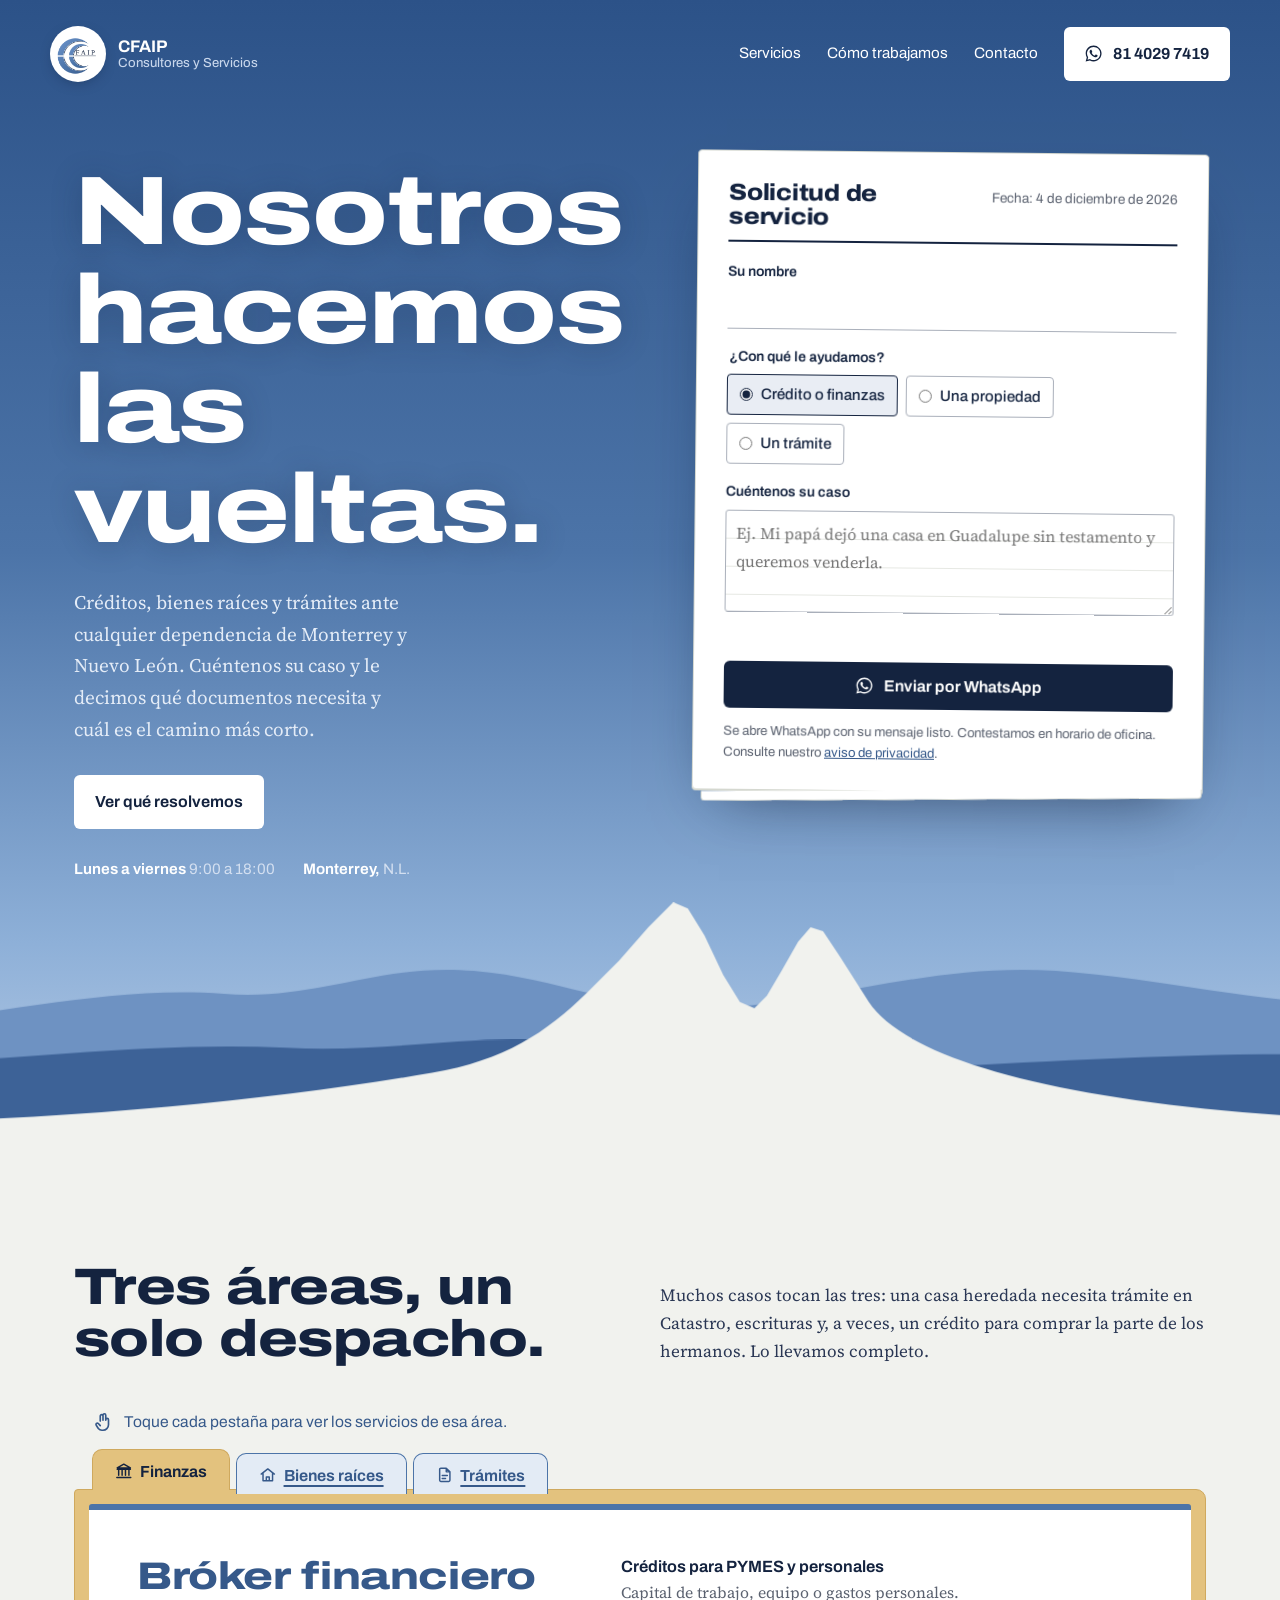
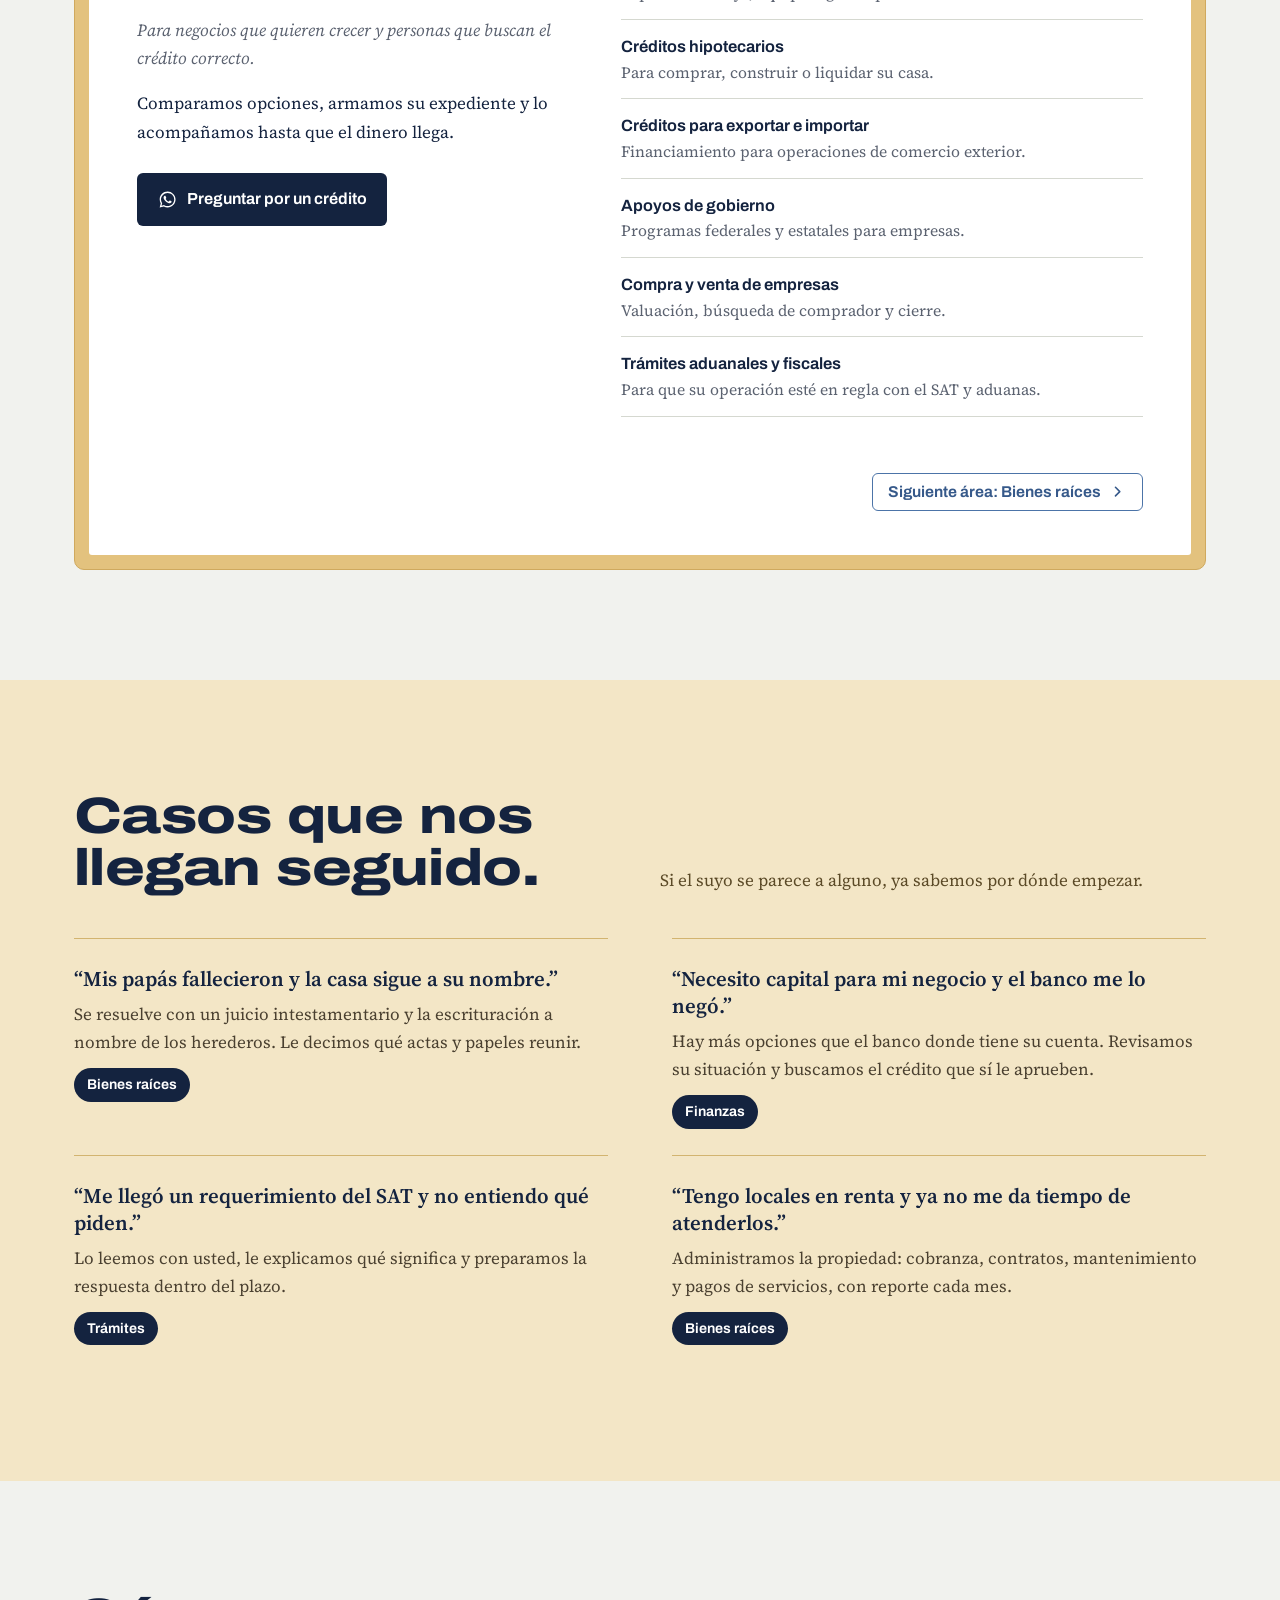
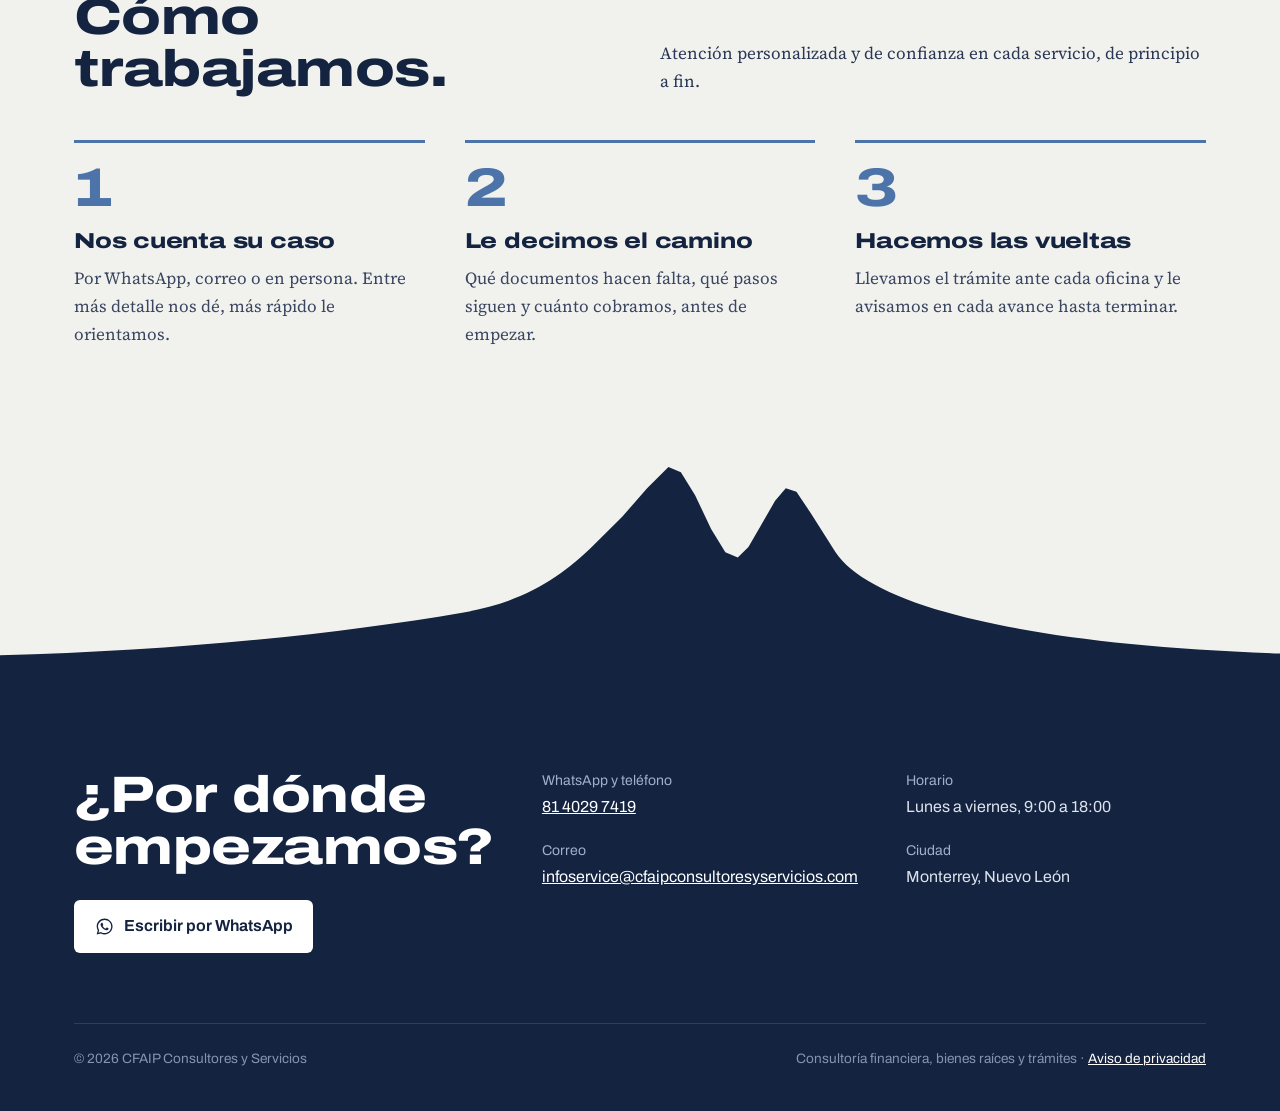
<file: index.html>
<!doctype html>
<html lang="es-MX">
<head>
<meta charset="utf-8">
<meta name="viewport" content="width=device-width, initial-scale=1">
<title>CFAIP Consultores y Servicios | Créditos, bienes raíces y trámites en Monterrey</title>
<meta name="description" content="Despacho en Monterrey, N.L.: créditos para PYMES e hipotecarios, propiedades intestadas, compra y venta de inmuebles, y trámites ante SAT, CFE, Catastro y más. Cuéntenos su caso por WhatsApp.">
<link rel="canonical" href="https://cfaipconsultoresyservicios.com/">
<meta name="theme-color" content="#2C5288">
<link rel="icon" href="img/logo.png">
<link rel="apple-touch-icon" href="img/logo.png">

<meta property="og:type" content="website">
<meta property="og:locale" content="es_MX">
<meta property="og:site_name" content="CFAIP Consultores y Servicios">
<meta property="og:title" content="CFAIP Consultores y Servicios · Monterrey">
<meta property="og:description" content="Créditos, bienes raíces y trámites ante cualquier dependencia de Nuevo León. Nosotros hacemos las vueltas.">
<meta property="og:url" content="https://cfaipconsultoresyservicios.com/">
<meta property="og:image" content="https://cfaipconsultoresyservicios.com/img/compartir.png">
<meta property="og:image:width" content="1200">
<meta property="og:image:height" content="630">
<meta property="og:image:alt" content="CFAIP Consultores y Servicios: Nosotros hacemos las vueltas. Cerro de la Silla al fondo.">
<meta name="twitter:card" content="summary_large_image">

<script type="application/ld+json">
{
  "@context": "https://schema.org",
  "@type": "ProfessionalService",
  "name": "CFAIP Consultores y Servicios",
  "description": "Consultoría financiera, bienes raíces y trámites ante dependencias en Monterrey, Nuevo León.",
  "url": "https://cfaipconsultoresyservicios.com/",
  "logo": "https://cfaipconsultoresyservicios.com/img/logo.png",
  "image": "https://cfaipconsultoresyservicios.com/img/compartir.png",
  "telephone": "+52 81 4029 7419",
  "email": "infoservice@cfaipconsultoresyservicios.com",
  "address": {"@type": "PostalAddress", "addressLocality": "Monterrey", "addressRegion": "Nuevo León", "addressCountry": "MX"},
  "areaServed": {"@type": "State", "name": "Nuevo León"},
  "knowsAbout": ["Créditos para PYMES", "Créditos hipotecarios", "Propiedades intestadas", "Compra y venta de inmuebles", "Administración de propiedades", "Trámites ante el SAT", "Trámites ante Catastro y Registro Público"]
}
</script>
<link rel="preconnect" href="https://fonts.googleapis.com">
<link rel="preconnect" href="https://fonts.gstatic.com" crossorigin>
<link href="https://fonts.googleapis.com/css2?family=Archivo:wdth,wght@100..125,400..800&family=Source+Serif+4:ital,opsz,wght@0,8..60,400..600;1,8..60,400&display=swap" rel="stylesheet">
<style>
:root{
  --tinta:#14233F;
  --acero:#4C74A8;
  --acero-osc:#36598A;
  --papel:#F1F2EE;
  --hoja:#FFFFFF;
  --manila:#E3C27E;
  --manila-osc:#CFA95E;
  --sello:#A8322B;
  --gris:#5B6270;
  --linea:#D5D8D0;
  --sans:"Archivo",system-ui,sans-serif;
  --serif:"Source Serif 4",Georgia,serif;
  --ancho:1180px;
}
*{box-sizing:border-box}
html{scroll-behavior:smooth}
body{margin:0;background:var(--papel);color:var(--tinta);font-family:var(--serif);font-size:1.0625rem;line-height:1.65;-webkit-font-smoothing:antialiased}
img{max-width:100%;display:block}
a{color:var(--acero-osc)}
:focus-visible{outline:3px solid var(--acero);outline-offset:3px;border-radius:2px}
.contenedor{max-width:var(--ancho);margin:0 auto;padding:0 24px}
h1,h2,h3{font-family:var(--sans);font-stretch:125%;font-weight:800;line-height:1.02;letter-spacing:-.01em;margin:0}
h2{font-size:clamp(2rem,4.4vw,3.2rem)}
h3{font-size:1.35rem;line-height:1.15}
p{margin:0 0 1em;max-width:62ch}

.boton{display:inline-flex;align-items:center;gap:.6em;font-family:var(--sans);font-weight:650;font-size:1rem;text-decoration:none;
  background:var(--tinta);color:#fff;border:0;border-radius:6px;padding:.85em 1.3em;cursor:pointer;transition:background .15s}
.boton:hover{background:var(--acero-osc)}
.boton svg{width:1.2em;height:1.2em;flex:none}

.barra{display:flex;align-items:center;justify-content:space-between;gap:16px;padding:26px 0 18px}
.marca{display:flex;align-items:center;gap:12px;text-decoration:none;color:var(--tinta)}
.marca img{width:56px;height:56px;object-fit:contain}
.marca span{font-family:var(--sans);font-weight:700;font-size:1.05rem;line-height:1.1}
.marca small{display:block;font-weight:450;color:var(--gris);font-size:.82rem}
.barra nav{display:flex;align-items:center;gap:26px;font-family:var(--sans);font-size:.95rem}
.barra nav a:not(.boton){color:var(--tinta);text-decoration:none}
.barra nav a:not(.boton):hover{color:var(--acero)}

.cielo{position:relative;overflow:hidden;color:#fff;
  background:linear-gradient(180deg,#2C5288 0%,#4C74A8 48%,#8EB0D8 82%,#B9CDE6 100%)}
.cielo .marca{color:#fff}
.cielo .marca small{color:#C9D7EC}
.cielo .marca img{background:#fff;border-radius:50%;padding:9px 7px 5px;box-shadow:0 4px 14px -6px rgba(10,22,45,.5)}
.cielo .barra nav a:not(.boton){color:#fff}
.cielo .barra nav a:not(.boton):hover{color:#DCE7F6}
.boton.claro{background:#fff;color:var(--tinta)}
.boton.claro:hover{background:#DCE6F3}
.portada{position:relative;padding:40px 0 clamp(170px,21vw,320px)}
.portada .contenedor{position:relative;z-index:2;display:grid;grid-template-columns:1.05fr .95fr;gap:56px;align-items:start}
.portada h1{font-size:clamp(3rem,7.6vw,6.4rem);margin-top:22px;color:#fff;text-shadow:0 2px 30px rgba(20,35,63,.25)}
.portada .intro{font-size:1.2rem;margin:28px 0 30px;max-width:34ch;color:#E4ECF7}
.datos-rapidos{display:flex;flex-wrap:wrap;gap:10px 28px;font-family:var(--sans);font-size:.95rem;color:#D3DFF0;margin-top:28px}
.datos-rapidos b{color:#fff;font-weight:650}
.cerro{position:absolute;left:0;right:0;bottom:-1px;width:100%;height:clamp(200px,26vw,380px);z-index:1}

.solicitud{position:relative;color:var(--tinta);background:var(--hoja);border:1px solid var(--linea);border-radius:4px;padding:30px 30px 26px;
  box-shadow:0 1px 0 var(--linea),0 30px 60px -28px rgba(10,22,45,.6);transform:rotate(.6deg);margin-top:12px;z-index:2}
.solicitud::before{content:"";position:absolute;inset:auto 0 -9px 8px;height:9px;background:var(--hoja);border:1px solid var(--linea);border-top:0;border-radius:0 0 4px 4px;transform:rotate(-.8deg);z-index:-1}
.solicitud header{display:flex;justify-content:space-between;align-items:baseline;gap:12px;border-bottom:2px solid var(--tinta);padding-bottom:12px;margin-bottom:18px}
.solicitud header h2{font-size:1.45rem;font-stretch:112%}
.solicitud header span{font-family:var(--sans);font-size:.85rem;color:var(--gris);white-space:nowrap}
.campo{display:block;margin-bottom:16px}
.campo label,.campo legend{display:block;font-family:var(--sans);font-size:.88rem;font-weight:600;margin-bottom:6px}
.campo input,.campo textarea{width:100%;font:inherit;font-size:1rem;color:var(--tinta);background:transparent;border:0;border-bottom:1.5px solid #A9AFBA;padding:6px 2px;border-radius:0}
.campo textarea{resize:vertical;min-height:92px;border:1.5px solid #A9AFBA;border-radius:3px;padding:8px 10px;
  background-image:repeating-linear-gradient(transparent 0 27px,#E6E8E3 27px 28px);line-height:28px}
.campo input:focus,.campo textarea:focus{outline:none;border-color:var(--acero);box-shadow:0 2px 0 -0.5px var(--acero)}
fieldset.campo{border:0;padding:0;margin:0 0 16px}
.opciones{display:flex;flex-wrap:wrap;gap:8px}
.opciones label{margin:0;font-weight:500;font-size:.95rem;display:flex;align-items:center;gap:8px;white-space:nowrap;border:1.5px solid #A9AFBA;border-radius:4px;padding:7px 12px;cursor:pointer}
.opciones input{accent-color:var(--tinta);margin:0}
.opciones label:has(input:checked){border-color:var(--tinta);background:#E9EDF4}
.solicitud .boton{width:100%;justify-content:center;margin-top:6px}
.solicitud .nota{font-family:var(--sans);font-size:.82rem;color:var(--gris);margin:12px 0 0}
.error{color:var(--sello);font-family:var(--sans);font-size:.85rem;margin:6px 0 0;min-height:1em}

.sello{position:absolute;right:26px;top:70px;width:170px;height:170px;pointer-events:none;color:var(--sello);opacity:0;transform:scale(1.8) rotate(-24deg)}
.sello.puesto{animation:sellar .38s cubic-bezier(.2,.9,.3,1.3) forwards}
@keyframes sellar{to{opacity:.88;transform:scale(1) rotate(-14deg)}}

.seccion{padding:110px 0}
.seccion .encabezado{display:grid;grid-template-columns:1fr 1fr;gap:40px;align-items:end;margin-bottom:44px}
.seccion .encabezado p{margin:0;color:#2A3754}
.expediente{position:relative}
.pista{display:flex;align-items:center;gap:10px;font-family:var(--sans);font-size:.98rem;color:var(--acero-osc);margin:0 0 14px 18px}
.pista svg{width:22px;height:22px;flex:none}
.pestana-icono{width:1.1em;height:1.1em;vertical-align:-.15em;margin-right:.45em}
.siguiente{grid-column:1/-1;justify-self:end;display:inline-flex;align-items:center;gap:.5em;font-family:var(--sans);font-weight:650;font-size:.98rem;
  background:none;border:1.5px solid var(--acero);color:var(--acero-osc);border-radius:6px;padding:.6em 1em;cursor:pointer}
.siguiente:hover{background:#E9EFF7}
.siguiente svg{width:1.1em;height:1.1em}
.pestanas{display:flex;gap:6px;padding-left:18px;position:relative;z-index:1}
.pestana{font-family:var(--sans);font-weight:650;font-size:1rem;border:1.5px solid var(--acero);border-bottom:0;background:#E3EBF5;color:var(--acero-osc);
  border-radius:10px 10px 0 0;padding:12px 22px 10px;cursor:pointer;transform:translateY(4px);transition:transform .15s,background .15s;
  text-decoration:underline;text-decoration-thickness:1.5px;text-underline-offset:4px}
.pestana:hover{transform:translateY(1px);background:#D2DFEF}
.pestana[aria-selected="true"]{background:var(--manila);border-color:var(--manila-osc);color:var(--tinta);transform:none;text-decoration:none;cursor:default}
.carpeta{background:var(--manila);border:1px solid var(--manila-osc);border-radius:4px 10px 10px 10px;padding:14px;margin-top:-1px}
.hoja{background:var(--hoja);border-radius:3px;padding:44px 48px;display:grid;grid-template-columns:.9fr 1.1fr;gap:56px;min-height:420px}
.hoja[hidden]{display:none}
.hoja h3{font-size:clamp(1.7rem,3vw,2.4rem);margin-bottom:18px;color:var(--acero-osc)}
.hoja{border-top:6px solid var(--acero)}
.hoja .para-quien{font-style:italic;color:var(--gris)}
.lista{list-style:none;margin:0;padding:0}
.lista li{display:grid;grid-template-columns:1fr;padding:14px 0;border-bottom:1px solid var(--linea)}
.lista li:first-child{padding-top:0}
.lista b{font-family:var(--sans);font-weight:650;font-size:1.02rem}
.lista span{color:var(--gris);font-size:.98rem;line-height:1.5}
.hoja .boton{margin-top:10px}

.casos{background:#F3E6C6}
.casos .encabezado p{color:#5B4A27}
.lista-casos{display:grid;grid-template-columns:repeat(2,1fr);gap:0 64px}
.caso{padding:26px 0;border-top:1.5px solid #D2B470}
.caso h3{font-family:var(--serif);font-stretch:100%;font-weight:600;font-size:1.3rem;letter-spacing:0;line-height:1.3;margin-bottom:8px}
.caso p{margin:0;color:#4A4030}
.caso a{font-family:var(--sans);font-size:.88rem;font-weight:650;display:inline-block;margin-top:12px;text-decoration:none;
  background:var(--tinta);color:#fff;border-radius:999px;padding:5px 13px}
.caso a:hover{background:var(--acero-osc)}

.pasos{list-style:none;margin:0;padding:0;display:grid;grid-template-columns:repeat(3,1fr);gap:40px;counter-reset:paso}
.pasos li{counter-increment:paso;border-top:3px solid var(--acero);padding-top:18px}
.pasos li::before{content:counter(paso);font-family:var(--sans);font-stretch:125%;font-weight:800;font-size:3.4rem;line-height:1;color:var(--acero);display:block;margin-bottom:14px}
.pasos h3{margin-bottom:10px}
.pasos p{color:#3A4560;margin:0}

.pie{background:var(--tinta);color:#DCE3EE;padding:90px 0 40px}
.pie h2{color:#fff;max-width:14ch}
.pie .rejilla{display:grid;grid-template-columns:1.2fr 1fr 1fr;gap:48px;align-items:start}
.pie a{color:#fff}
.pie dl{margin:0;font-family:var(--sans);font-size:1rem}
.pie dt{color:#9FB0CA;font-size:.88rem;margin-top:18px}
.pie dt:first-child{margin-top:0}
.pie dd{margin:2px 0 0}
.pie .boton{background:var(--hoja);color:var(--tinta);margin-top:26px}
.pie .boton:hover{background:#DCE6F3}
.pie .legal{border-top:1px solid #2C3D5E;margin-top:70px;padding-top:24px;font-family:var(--sans);font-size:.85rem;color:#8395B2;display:flex;justify-content:space-between;gap:16px;flex-wrap:wrap}
.cerro-pie{display:block;width:100%;height:auto;min-height:70px;color:var(--tinta);margin-bottom:-1px}

.flotante{display:none}

@media (max-width:900px){
  .barra nav a:not(.boton){display:none}
  .portada .contenedor{grid-template-columns:1fr;gap:36px}
  .portada h1{margin-top:8px}
  .portada{padding-bottom:200px}
  .cerro{height:190px}
  .seccion{padding:76px 0}
  .seccion .encabezado{grid-template-columns:1fr;gap:16px}
  .hoja{grid-template-columns:1fr;gap:28px;padding:30px 24px;min-height:0}
  .lista-casos{grid-template-columns:1fr}
  .pasos{grid-template-columns:1fr;gap:34px}
  .pie .rejilla{grid-template-columns:1fr;gap:36px}
}
@media (max-width:560px){
  .contenedor{padding:0 16px}
  .marca small{display:none}
  .barra .boton span{display:none}
  .barra .boton{padding:.75em}
  .solicitud{padding:24px 18px 20px;transform:none}
  .solicitud header{flex-direction:column;gap:2px}
  .sello{width:130px;height:130px;right:10px;top:84px}
  .pestanas{padding-left:6px;gap:4px}
  .pestana{padding:10px 9px 8px;font-size:.86rem}
  .pestana-icono{display:none}
  .pista{margin-left:6px;font-size:.92rem}
  .siguiente{justify-self:stretch;justify-content:center}
  .carpeta{padding:8px}
  .hoja{padding:24px 18px}
  .flotante{display:flex;position:fixed;right:16px;bottom:16px;z-index:10;width:56px;height:56px;border-radius:50%;background:#1E8E4F;color:#fff;align-items:center;justify-content:center;box-shadow:0 8px 20px -6px rgba(0,0,0,.4)}
  .flotante svg{width:28px;height:28px}
}
@media (prefers-reduced-motion:no-preference){
  .cerro .capa{animation:subir 1.4s cubic-bezier(.16,.84,.3,1) both}
  .cerro .capa-lejos{animation-delay:.05s}
  .cerro .capa-media{animation-delay:.2s}
  .cerro .capa-frente{animation-delay:.35s}
  @keyframes subir{from{transform:translateY(90px)}to{transform:translateY(0)}}
  .portada h1{animation:aparecer .9s cubic-bezier(.2,.7,.2,1) .45s both}
  .portada .intro,.portada .boton.claro,.datos-rapidos{animation:aparecer .8s cubic-bezier(.2,.7,.2,1) .7s both}
  @keyframes aparecer{from{opacity:0;transform:translateY(18px)}to{opacity:1;transform:none}}
  .solicitud{animation:hoja-cae 1s cubic-bezier(.2,.8,.25,1) .9s both}
  @keyframes hoja-cae{from{opacity:0;transform:translateY(-26px) rotate(-2.5deg)}to{opacity:1;transform:rotate(.6deg)}}
  .hoja.sacar{animation:sacar .42s cubic-bezier(.2,.8,.25,1)}
  @keyframes sacar{from{opacity:.2;transform:translateY(22px)}to{opacity:1;transform:none}}
}
@media (prefers-reduced-motion:no-preference) and (max-width:560px){
  @keyframes hoja-cae{from{opacity:0;transform:translateY(-26px)}to{opacity:1;transform:none}}
}

@media (prefers-reduced-motion:reduce){
  html{scroll-behavior:auto}
  .sello.puesto{animation:none;opacity:.88;transform:rotate(-14deg)}
  .pestana{transition:none}
}
</style>
</head>
<body>

<svg width="0" height="0" style="position:absolute" aria-hidden="true">
  <symbol id="wa" viewBox="0 0 24 24"><path fill="currentColor" d="M12.04 2C6.58 2 2.13 6.45 2.13 11.91c0 1.75.46 3.45 1.32 4.95L2.05 22l5.25-1.38a9.9 9.9 0 0 0 4.74 1.21h.01c5.46 0 9.91-4.45 9.91-9.91 0-2.65-1.03-5.14-2.9-7.01A9.82 9.82 0 0 0 12.04 2Zm0 18.15h-.01a8.23 8.23 0 0 1-4.2-1.15l-.3-.18-3.12.82.83-3.04-.2-.31a8.2 8.2 0 0 1-1.26-4.38c0-4.54 3.7-8.24 8.25-8.24 2.2 0 4.27.86 5.83 2.42a8.18 8.18 0 0 1 2.41 5.83c0 4.54-3.7 8.23-8.23 8.23Zm4.52-6.16c-.25-.12-1.47-.72-1.69-.81-.23-.08-.39-.12-.56.13-.17.25-.64.81-.78.97-.14.17-.29.19-.54.06-.25-.12-1.05-.39-1.99-1.23-.74-.66-1.23-1.47-1.38-1.72-.14-.25-.02-.38.11-.51.11-.11.25-.29.37-.43.13-.15.17-.25.25-.42.08-.17.04-.31-.02-.43-.06-.12-.56-1.34-.76-1.84-.2-.48-.41-.42-.56-.43h-.48a.92.92 0 0 0-.66.31c-.23.25-.87.85-.87 2.07 0 1.22.89 2.4 1.02 2.57.12.17 1.75 2.67 4.23 3.74.59.26 1.05.41 1.41.52.59.19 1.13.16 1.56.1.48-.07 1.47-.6 1.67-1.18.21-.58.21-1.07.14-1.18-.06-.1-.22-.16-.47-.28Z"/></symbol>
</svg>

<div class="cielo">
<header class="contenedor barra">
  <a class="marca" href="#inicio" aria-label="CFAIP Consultores y Servicios, inicio">
    <img src="img/logo.png" alt="" width="52" height="52">
    <span>CFAIP<small>Consultores y Servicios</small></span>
  </a>
  <nav aria-label="Principal">
    <a href="#servicios">Servicios</a>
    <a href="#como-trabajamos">Cómo trabajamos</a>
    <a href="#contacto">Contacto</a>
    <a class="boton claro" href="https://wa.me/528140297419" target="_blank" rel="noopener"><svg aria-hidden="true"><use href="#wa"/></svg><span>81 4029 7419</span></a>
  </nav>
</header>

  <section class="portada" id="inicio">
    <div class="contenedor">
      <div>
        <h1>Nosotros hacemos las vueltas.</h1>
        <p class="intro">Créditos, bienes raíces y trámites ante cualquier dependencia de Monterrey y Nuevo León. Cuéntenos su caso y le decimos qué documentos necesita y cuál es el camino más corto.</p>
        <a class="boton claro" href="#servicios">Ver qué resolvemos</a>
        <div class="datos-rapidos">
          <span><b>Lunes a viernes</b> 9:00 a 18:00</span>
          <span><b>Monterrey,</b> N.L.</span>
        </div>
      </div>

      <form class="solicitud" id="solicitud" novalidate aria-labelledby="titulo-solicitud">
        <header>
          <h2 id="titulo-solicitud">Solicitud de servicio</h2>
          <span>Fecha: <time id="fecha"></time></span>
        </header>
        <div class="campo">
          <label for="nombre">Su nombre</label>
          <input id="nombre" name="nombre" autocomplete="name" required>
        </div>
        <fieldset class="campo">
          <legend>¿Con qué le ayudamos?</legend>
          <div class="opciones">
            <label><input type="radio" name="area" value="un crédito o tema financiero" checked> Crédito o finanzas</label>
            <label><input type="radio" name="area" value="una propiedad"> Una propiedad</label>
            <label><input type="radio" name="area" value="un trámite"> Un trámite</label>
          </div>
        </fieldset>
        <div class="campo">
          <label for="caso">Cuéntenos su caso</label>
          <textarea id="caso" name="caso" rows="3" required placeholder="Ej. Mi papá dejó una casa en Guadalupe sin testamento y queremos venderla."></textarea>
          <p class="error" id="error" role="alert"></p>
        </div>
        <button class="boton" type="submit"><svg aria-hidden="true"><use href="#wa"/></svg>Enviar por WhatsApp</button>
        <p class="nota">Se abre WhatsApp con su mensaje listo. Contestamos en horario de oficina. Consulte nuestro <a href="aviso-de-privacidad.html">aviso de privacidad</a>.</p>
        <svg class="sello" id="sello" viewBox="0 0 200 200" aria-hidden="true">
          <circle cx="100" cy="100" r="92" fill="none" stroke="currentColor" stroke-width="6"/>
          <circle cx="100" cy="100" r="80" fill="none" stroke="currentColor" stroke-width="2"/>
          <path id="arco" d="M100 100 m-66 0 a66 66 0 1 1 132 0" fill="none"/>
          <text font-family="Archivo, sans-serif" font-weight="700" font-size="17" fill="currentColor" letter-spacing="3"><textPath href="#arco" startOffset="50%" text-anchor="middle">CFAIP · MONTERREY</textPath></text>
          <text x="100" y="112" text-anchor="middle" font-family="Archivo, sans-serif" font-weight="800" font-size="30" textLength="138" lengthAdjust="spacingAndGlyphs" fill="currentColor">RECIBIDO</text>
          <text x="100" y="146" text-anchor="middle" font-family="Archivo, sans-serif" font-weight="600" font-size="16" fill="currentColor" id="sello-fecha"></text>
        </svg>
      </form>
    </div>

    <svg class="cerro" viewBox="0 0 1440 320" preserveAspectRatio="xMidYMax slice" aria-hidden="true">
      <path class="capa capa-lejos" fill="#6E92C2" d="M0 320V196C110 188 210 160 320 168C410 175 470 138 560 146C650 154 700 186 790 182C900 177 1000 138 1120 146C1240 155 1340 184 1440 176V320Z"/>
      <path class="capa capa-media" fill="#3D6297" d="M0 320V236C140 230 260 214 380 220C480 225 560 206 640 214C760 226 860 246 980 240C1120 233 1280 222 1440 228V320Z"/>
      <path class="capa capa-frente" fill="#F1F2EE" d="M0 320V292C200 287 380 268 520 244C590 232 630 205 668 168L700 136L728 104L752 80L766 86L782 112L800 150L816 176L830 182L842 170L856 146L872 118L884 104L896 108L912 132L940 176C980 236 1150 280 1440 290V320Z"/>
    </svg>
  </section>

</div>

<main>
  <section class="seccion" id="servicios">
    <div class="contenedor">
      <div class="encabezado">
        <h2>Tres áreas, un solo despacho.</h2>
        <p>Muchos casos tocan las tres: una casa heredada necesita trámite en Catastro, escrituras y, a veces, un crédito para comprar la parte de los hermanos. Lo llevamos completo.</p>
      </div>

      <div class="expediente">
        <p class="pista"><svg viewBox="0 0 24 24" aria-hidden="true"><path fill="none" stroke="currentColor" stroke-width="1.8" stroke-linecap="round" stroke-linejoin="round" d="M9 11V5.5a1.5 1.5 0 0 1 3 0V10m0-.5V4.5a1.5 1.5 0 0 1 3 0V10m0-.5a1.5 1.5 0 0 1 3 0V15a6 6 0 0 1-6 6h-1.2a5 5 0 0 1-3.9-1.9L4.6 15.6a1.5 1.5 0 0 1 2.3-1.9L9 16"/></svg>Toque cada pestaña para ver los servicios de esa área.</p>
        <div class="pestanas" role="tablist" aria-label="Áreas de servicio">
          <button class="pestana" role="tab" id="t-fin" aria-controls="p-fin" aria-selected="true"><svg class="pestana-icono" viewBox="0 0 24 24" aria-hidden="true"><path fill="none" stroke="currentColor" stroke-width="2" stroke-linecap="round" stroke-linejoin="round" d="M3 10h18M5 10v8m4.7-8v8m4.6-8v8M19 10v8M2.5 21h19M12 3l9 5H3z"/></svg>Finanzas</button>
          <button class="pestana" role="tab" id="t-bie" aria-controls="p-bie" aria-selected="false" tabindex="-1"><svg class="pestana-icono" viewBox="0 0 24 24" aria-hidden="true"><path fill="none" stroke="currentColor" stroke-width="2" stroke-linecap="round" stroke-linejoin="round" d="M3 11 12 4l9 7M5.5 9.5V20h13V9.5M10 20v-5h4v5"/></svg>Bienes raíces</button>
          <button class="pestana" role="tab" id="t-tra" aria-controls="p-tra" aria-selected="false" tabindex="-1"><svg class="pestana-icono" viewBox="0 0 24 24" aria-hidden="true"><path fill="none" stroke="currentColor" stroke-width="2" stroke-linecap="round" stroke-linejoin="round" d="M14 3H6.5A1.5 1.5 0 0 0 5 4.5v15A1.5 1.5 0 0 0 6.5 21h11a1.5 1.5 0 0 0 1.5-1.5V8zM14 3v5h5M8.5 13h7m-7 4h4.5"/></svg>Trámites</button>
        </div>
        <div class="carpeta">
          <div class="hoja" role="tabpanel" id="p-fin" aria-labelledby="t-fin">
            <div>
              <h3>Bróker financiero</h3>
              <p class="para-quien">Para negocios que quieren crecer y personas que buscan el crédito correcto.</p>
              <p>Comparamos opciones, armamos su expediente y lo acompañamos hasta que el dinero llega.</p>
              <a class="boton" href="https://wa.me/528140297419?text=Hola%2C%20me%20interesa%20un%20cr%C3%A9dito." target="_blank" rel="noopener"><svg aria-hidden="true"><use href="#wa"/></svg>Preguntar por un crédito</a>
            </div>
            <ul class="lista">
              <li><b>Créditos para PYMES y personales</b><span>Capital de trabajo, equipo o gastos personales.</span></li>
              <li><b>Créditos hipotecarios</b><span>Para comprar, construir o liquidar su casa.</span></li>
              <li><b>Créditos para exportar e importar</b><span>Financiamiento para operaciones de comercio exterior.</span></li>
              <li><b>Apoyos de gobierno</b><span>Programas federales y estatales para empresas.</span></li>
              <li><b>Compra y venta de empresas</b><span>Valuación, búsqueda de comprador y cierre.</span></li>
              <li><b>Trámites aduanales y fiscales</b><span>Para que su operación esté en regla con el SAT y aduanas.</span></li>
            </ul>
            <button class="siguiente" type="button" data-siguiente="t-bie">Siguiente área: Bienes raíces<svg viewBox="0 0 24 24" aria-hidden="true"><path fill="none" stroke="currentColor" stroke-width="2.2" stroke-linecap="round" stroke-linejoin="round" d="m9 6 6 6-6 6"/></svg></button>
          </div>
          <div class="hoja" role="tabpanel" id="p-bie" aria-labelledby="t-bie" hidden>
            <div>
              <h3>Bienes raíces</h3>
              <p class="para-quien">Para quien hereda, compra, vende o renta una propiedad.</p>
              <p>Nos encargamos del papeleo que detiene la mayoría de las operaciones, desde el intestado hasta el pago del predial.</p>
              <a class="boton" href="https://wa.me/528140297419?text=Hola%2C%20quiero%20informes%20sobre%20una%20propiedad." target="_blank" rel="noopener"><svg aria-hidden="true"><use href="#wa"/></svg>Preguntar por una propiedad</a>
            </div>
            <ul class="lista">
              <li><b>Propiedades intestadas</b><span>Casas heredadas sin testamento: las ponemos a nombre de quien corresponde.</span></li>
              <li><b>Compra y venta de propiedades</b><span>Revisión de papeles, avalúo y acompañamiento hasta la escritura.</span></li>
              <li><b>Créditos hipotecarios</b><span>Le ayudamos a conseguir el financiamiento para comprar.</span></li>
              <li><b>Administración de propiedades</b><span>Plazas, locales, edificios y casas: cobro de rentas y mantenimiento.</span></li>
              <li><b>Pago de impuestos y servicios</b><span>Predial, agua y luz al corriente, sin que usted haga filas.</span></li>
              <li><b>Permisos de construcción</b><span>Solicitud y seguimiento ante Desarrollo Urbano.</span></li>
            </ul>
            <button class="siguiente" type="button" data-siguiente="t-tra">Siguiente área: Trámites<svg viewBox="0 0 24 24" aria-hidden="true"><path fill="none" stroke="currentColor" stroke-width="2.2" stroke-linecap="round" stroke-linejoin="round" d="m9 6 6 6-6 6"/></svg></button>
          </div>
          <div class="hoja" role="tabpanel" id="p-tra" aria-labelledby="t-tra" hidden>
            <div>
              <h3>Trámites en dependencias</h3>
              <p class="para-quien">Para quien no tiene tiempo de hacer filas o ya se atoró en una ventanilla.</p>
              <p>Sabemos qué pide cada oficina y en qué orden. Usted nos da los documentos y nosotros hacemos las vueltas.</p>
              <a class="boton" href="https://wa.me/528140297419?text=Hola%2C%20necesito%20ayuda%20con%20un%20tr%C3%A1mite." target="_blank" rel="noopener"><svg aria-hidden="true"><use href="#wa"/></svg>Preguntar por un trámite</a>
            </div>
            <ul class="lista">
              <li><b>CFE y Agua y Drenaje</b><span>Contratos, cambios de nombre, aclaraciones de recibos.</span></li>
              <li><b>SAT, nómina e IMSS</b><span>Altas, declaraciones, aclaraciones y requerimientos.</span></li>
              <li><b>Catastro, Registro Público y notaría</b><span>Certificados, inscripciones y escrituras.</span></li>
              <li><b>Desarrollo Urbano y registro de obras</b><span>Licencias, usos de suelo y alineamientos.</span></li>
              <li><b>Control Vehicular, Policía y Tránsito</b><span>Placas, refrendos, bajas y liberaciones.</span></li>
              <li><b>Multas en cualquier dependencia</b><span>Revisamos si procede pagarla, reducirla o impugnarla.</span></li>
            </ul>
            <button class="siguiente" type="button" data-siguiente="t-fin">Volver a Finanzas<svg viewBox="0 0 24 24" aria-hidden="true"><path fill="none" stroke="currentColor" stroke-width="2.2" stroke-linecap="round" stroke-linejoin="round" d="m9 6 6 6-6 6"/></svg></button>
          </div>
        </div>
      </div>
    </div>
  </section>

  <section class="seccion casos">
    <div class="contenedor">
      <div class="encabezado">
        <h2>Casos que nos llegan seguido.</h2>
        <p>Si el suyo se parece a alguno, ya sabemos por dónde empezar.</p>
      </div>
      <div class="lista-casos">
        <article class="caso">
          <h3>“Mis papás fallecieron y la casa sigue a su nombre.”</h3>
          <p>Se resuelve con un juicio intestamentario y la escrituración a nombre de los herederos. Le decimos qué actas y papeles reunir.</p>
          <a href="#servicios" data-ir="t-bie">Bienes raíces</a>
        </article>
        <article class="caso">
          <h3>“Necesito capital para mi negocio y el banco me lo negó.”</h3>
          <p>Hay más opciones que el banco donde tiene su cuenta. Revisamos su situación y buscamos el crédito que sí le aprueben.</p>
          <a href="#servicios" data-ir="t-fin">Finanzas</a>
        </article>
        <article class="caso">
          <h3>“Me llegó un requerimiento del SAT y no entiendo qué piden.”</h3>
          <p>Lo leemos con usted, le explicamos qué significa y preparamos la respuesta dentro del plazo.</p>
          <a href="#servicios" data-ir="t-tra">Trámites</a>
        </article>
        <article class="caso">
          <h3>“Tengo locales en renta y ya no me da tiempo de atenderlos.”</h3>
          <p>Administramos la propiedad: cobranza, contratos, mantenimiento y pagos de servicios, con reporte cada mes.</p>
          <a href="#servicios" data-ir="t-bie">Bienes raíces</a>
        </article>
      </div>
    </div>
  </section>

  <section class="seccion" id="como-trabajamos">
    <div class="contenedor">
      <div class="encabezado">
        <h2>Cómo trabajamos.</h2>
        <p>Atención personalizada y de confianza en cada servicio, de principio a fin.</p>
      </div>
      <ol class="pasos">
        <li>
          <h3>Nos cuenta su caso</h3>
          <p>Por WhatsApp, correo o en persona. Entre más detalle nos dé, más rápido le orientamos.</p>
        </li>
        <li>
          <h3>Le decimos el camino</h3>
          <p>Qué documentos hacen falta, qué pasos siguen y cuánto cobramos, antes de empezar.</p>
        </li>
        <li>
          <h3>Hacemos las vueltas</h3>
          <p>Llevamos el trámite ante cada oficina y le avisamos en cada avance hasta terminar.</p>
        </li>
      </ol>
    </div>
  </section>
</main>

<svg class="cerro-pie" viewBox="0 70 1440 250" preserveAspectRatio="xMidYMax slice" aria-hidden="true">
  <path fill="currentColor" d="M0 320V292C200 287 380 268 520 244C590 232 630 205 668 168L700 136L728 104L752 80L766 86L782 112L800 150L816 176L830 182L842 170L856 146L872 118L884 104L896 108L912 132L940 176C980 236 1150 280 1440 290V320Z"/>
</svg>
<footer class="pie" id="contacto">
  <div class="contenedor">
    <div class="rejilla">
      <div>
        <h2>¿Por dónde empezamos?</h2>
        <a class="boton" href="https://wa.me/528140297419" target="_blank" rel="noopener"><svg aria-hidden="true"><use href="#wa"/></svg>Escribir por WhatsApp</a>
      </div>
      <dl>
        <dt>WhatsApp y teléfono</dt>
        <dd><a href="tel:+528140297419">81 4029 7419</a></dd>
        <dt>Correo</dt>
        <dd><a href="mailto:infoservice@cfaipconsultoresyservicios.com">infoservice@cfaipconsultoresyservicios.com</a></dd>
      </dl>
      <dl>
        <dt>Horario</dt>
        <dd>Lunes a viernes, 9:00 a 18:00</dd>
        <dt>Ciudad</dt>
        <dd>Monterrey, Nuevo León</dd>
      </dl>
    </div>
    <div class="legal">
      <span>© <span id="anio"></span> CFAIP Consultores y Servicios</span>
      <span>Consultoría financiera, bienes raíces y trámites · <a href="aviso-de-privacidad.html">Aviso de privacidad</a></span>
    </div>
  </div>
</footer>

<a class="flotante" href="https://wa.me/528140297419" target="_blank" rel="noopener" aria-label="Escribir por WhatsApp"><svg aria-hidden="true"><use href="#wa"/></svg></a>

<script>
(function(){
  if ('scrollRestoration' in history && !location.hash) { history.scrollRestoration = 'manual'; scrollTo(0,0); }
  const hoy = new Date();
  const fechaLarga = hoy.toLocaleDateString('es-MX',{day:'numeric',month:'long',year:'numeric'});
  document.getElementById('fecha').textContent = fechaLarga;
  document.getElementById('fecha').dateTime = hoy.toISOString().slice(0,10);
  document.getElementById('sello-fecha').textContent = hoy.toLocaleDateString('es-MX',{day:'2-digit',month:'2-digit',year:'numeric'});
  document.getElementById('anio').textContent = hoy.getFullYear();

  const conMovimiento = !matchMedia('(prefers-reduced-motion: reduce)').matches;

  if (conMovimiento){
    const lejos = document.querySelector('.capa-lejos');
    const media = document.querySelector('.capa-media');
    const cielo = document.querySelector('.cielo');
    let pendiente = false;
    const mover = ()=>{
      pendiente = false;
      const y = Math.min(scrollY, cielo.offsetHeight);
      lejos.style.translate = `0 ${y * 0.22}px`;
      media.style.translate = `0 ${y * 0.1}px`;
    };
    addEventListener('scroll', ()=>{ if (!pendiente){ pendiente = true; requestAnimationFrame(mover); } }, {passive:true});
  }

  const tabs = [...document.querySelectorAll('.pestana')];
  function activar(tab, enfocar){
    tabs.forEach(t=>{
      const sel = t === tab;
      const hoja = document.getElementById(t.getAttribute('aria-controls'));
      const estabaOculta = hoja.hidden;
      t.setAttribute('aria-selected', sel);
      t.tabIndex = sel ? 0 : -1;
      hoja.hidden = !sel;
      if (sel && estabaOculta && conMovimiento){
        hoja.classList.remove('sacar'); void hoja.offsetWidth; hoja.classList.add('sacar');
      }
    });
    if (enfocar) tab.focus();
  }
  tabs.forEach((t,i)=>{
    t.addEventListener('click',()=>activar(t));
    t.addEventListener('keydown',e=>{
      if (e.key==='ArrowRight'||e.key==='ArrowLeft'){
        const n = (i + (e.key==='ArrowRight'?1:-1) + tabs.length) % tabs.length;
        activar(tabs[n], true);
      }
    });
  });
  document.querySelectorAll('[data-ir]').forEach(a=>a.addEventListener('click',()=>activar(document.getElementById(a.dataset.ir))));
  document.querySelectorAll('[data-siguiente]').forEach(b=>b.addEventListener('click',()=>{
    const t = document.getElementById(b.dataset.siguiente);
    activar(t, true);
    t.scrollIntoView({block:'nearest'});
  }));

  const form = document.getElementById('solicitud');
  const error = document.getElementById('error');
  form.addEventListener('submit', e=>{
    e.preventDefault();
    const nombre = form.nombre.value.trim();
    const caso = form.caso.value.trim();
    if (!nombre || !caso){
      error.textContent = !nombre ? 'Escriba su nombre para saber cómo dirigirnos a usted.' : 'Cuéntenos su caso en una o dos líneas.';
      (!nombre ? form.nombre : form.caso).focus();
      return;
    }
    error.textContent = '';
    const area = form.area.value;
    const texto = `Hola, soy ${nombre}. Necesito ayuda con ${area}.\n\n${caso}`;
    const sello = document.getElementById('sello');
    sello.classList.remove('puesto'); void sello.offsetWidth; sello.classList.add('puesto');
    setTimeout(()=>window.open('https://wa.me/528140297419?text='+encodeURIComponent(texto),'_blank','noopener'), 650);
  });
})();
</script>
</body>
</html>
</file>
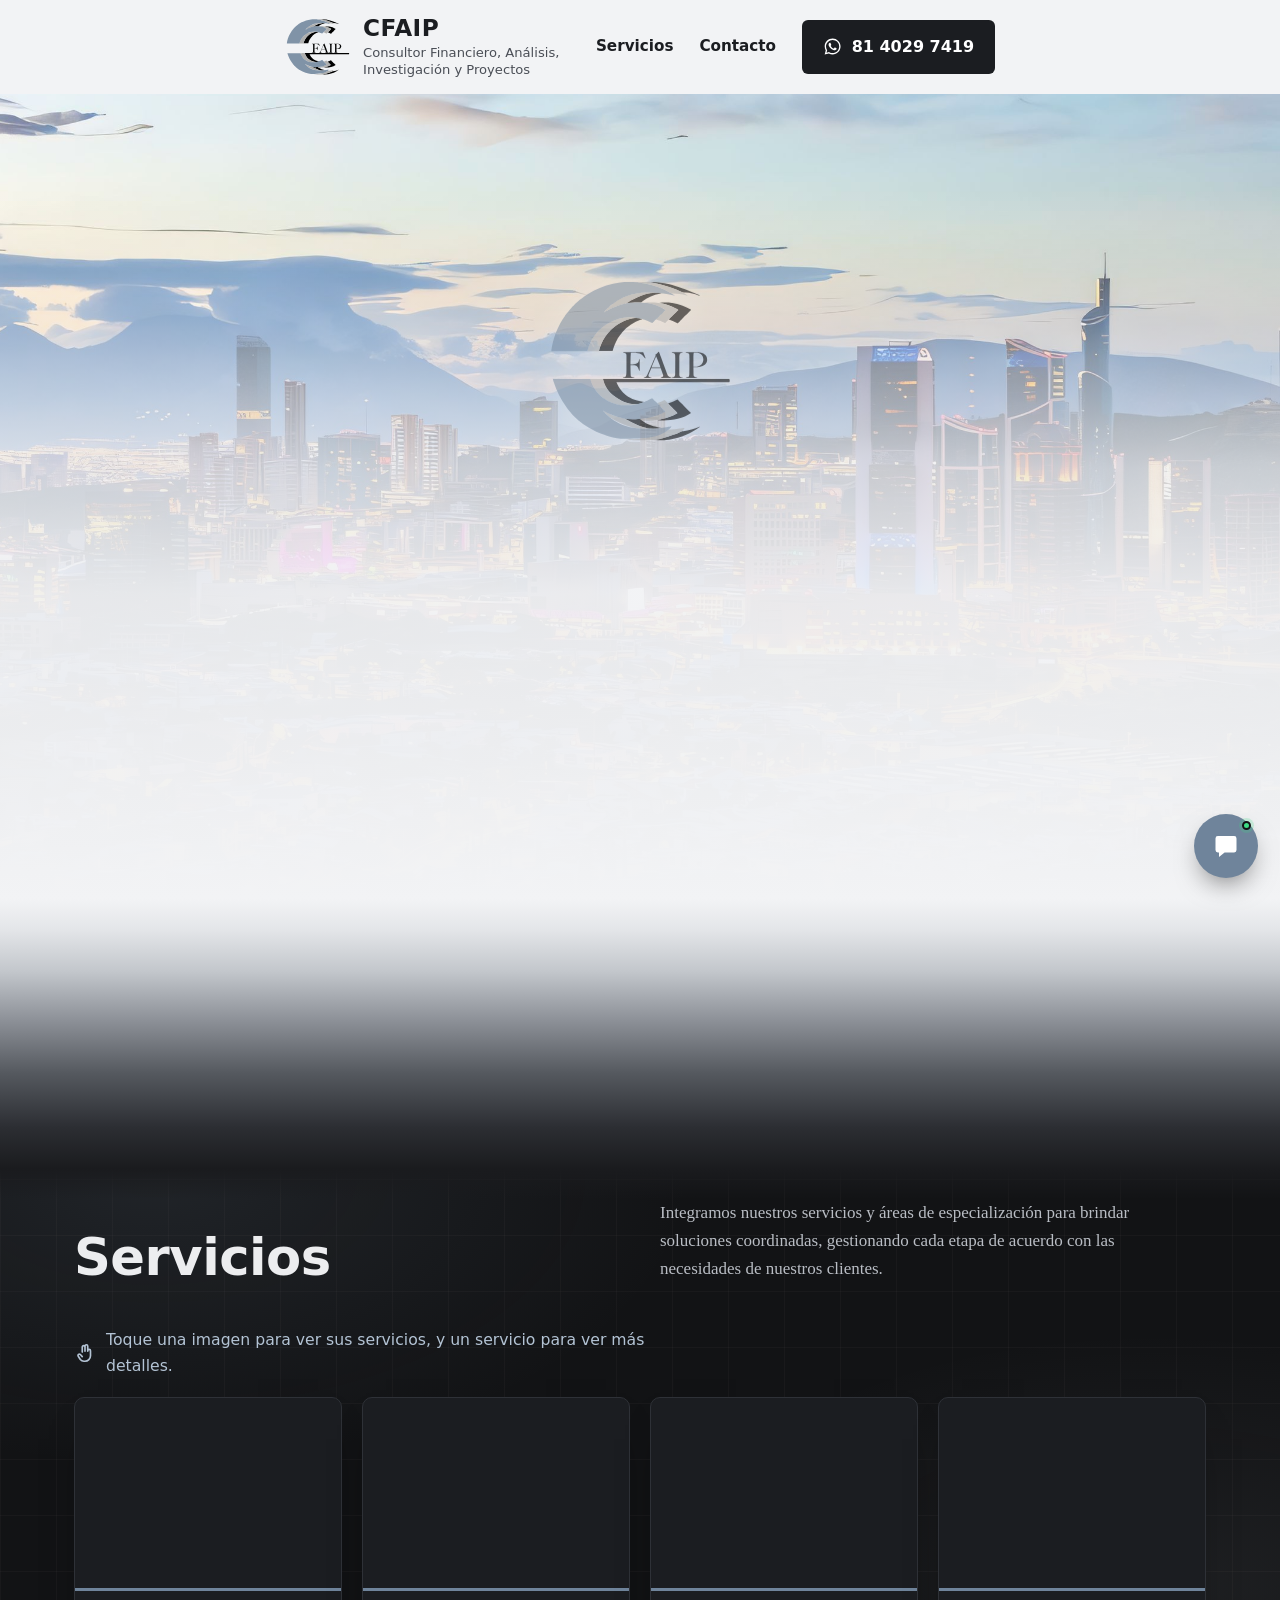
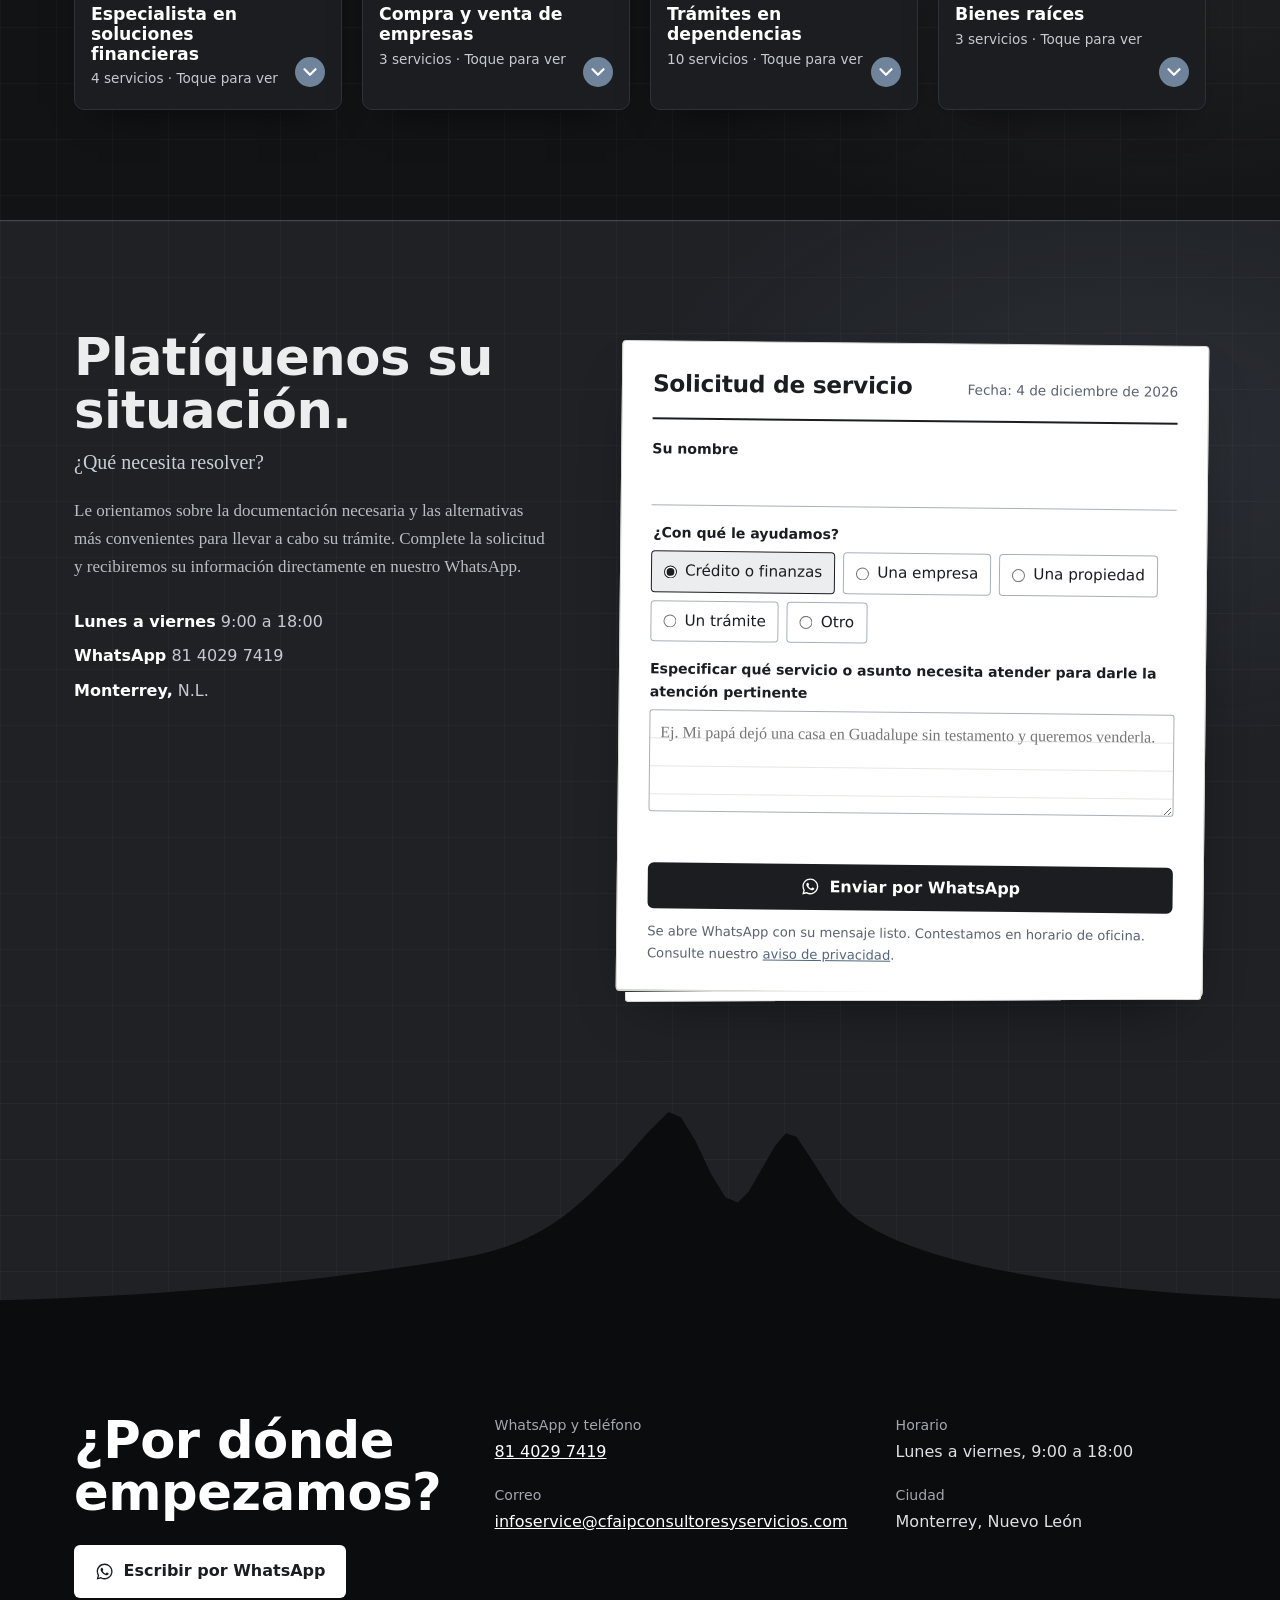
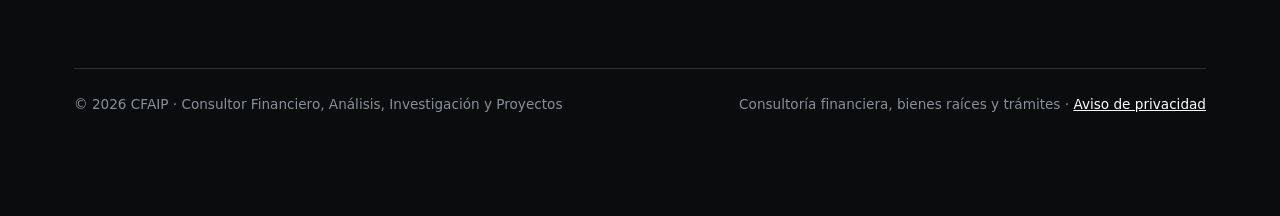
<file: opcion-4/index.html>
<!doctype html>
<html lang="es"><head><meta charset="utf-8"><meta name="robots" content="noindex, nofollow">
<meta http-equiv="refresh" content="0; url=../vista-previa/">
<link rel="canonical" href="https://cfaipconsultoresyservicios.com/">
<title>CFAIP</title></head><body><a href="../vista-previa/">Abrir vista previa</a></body></html>
</file>
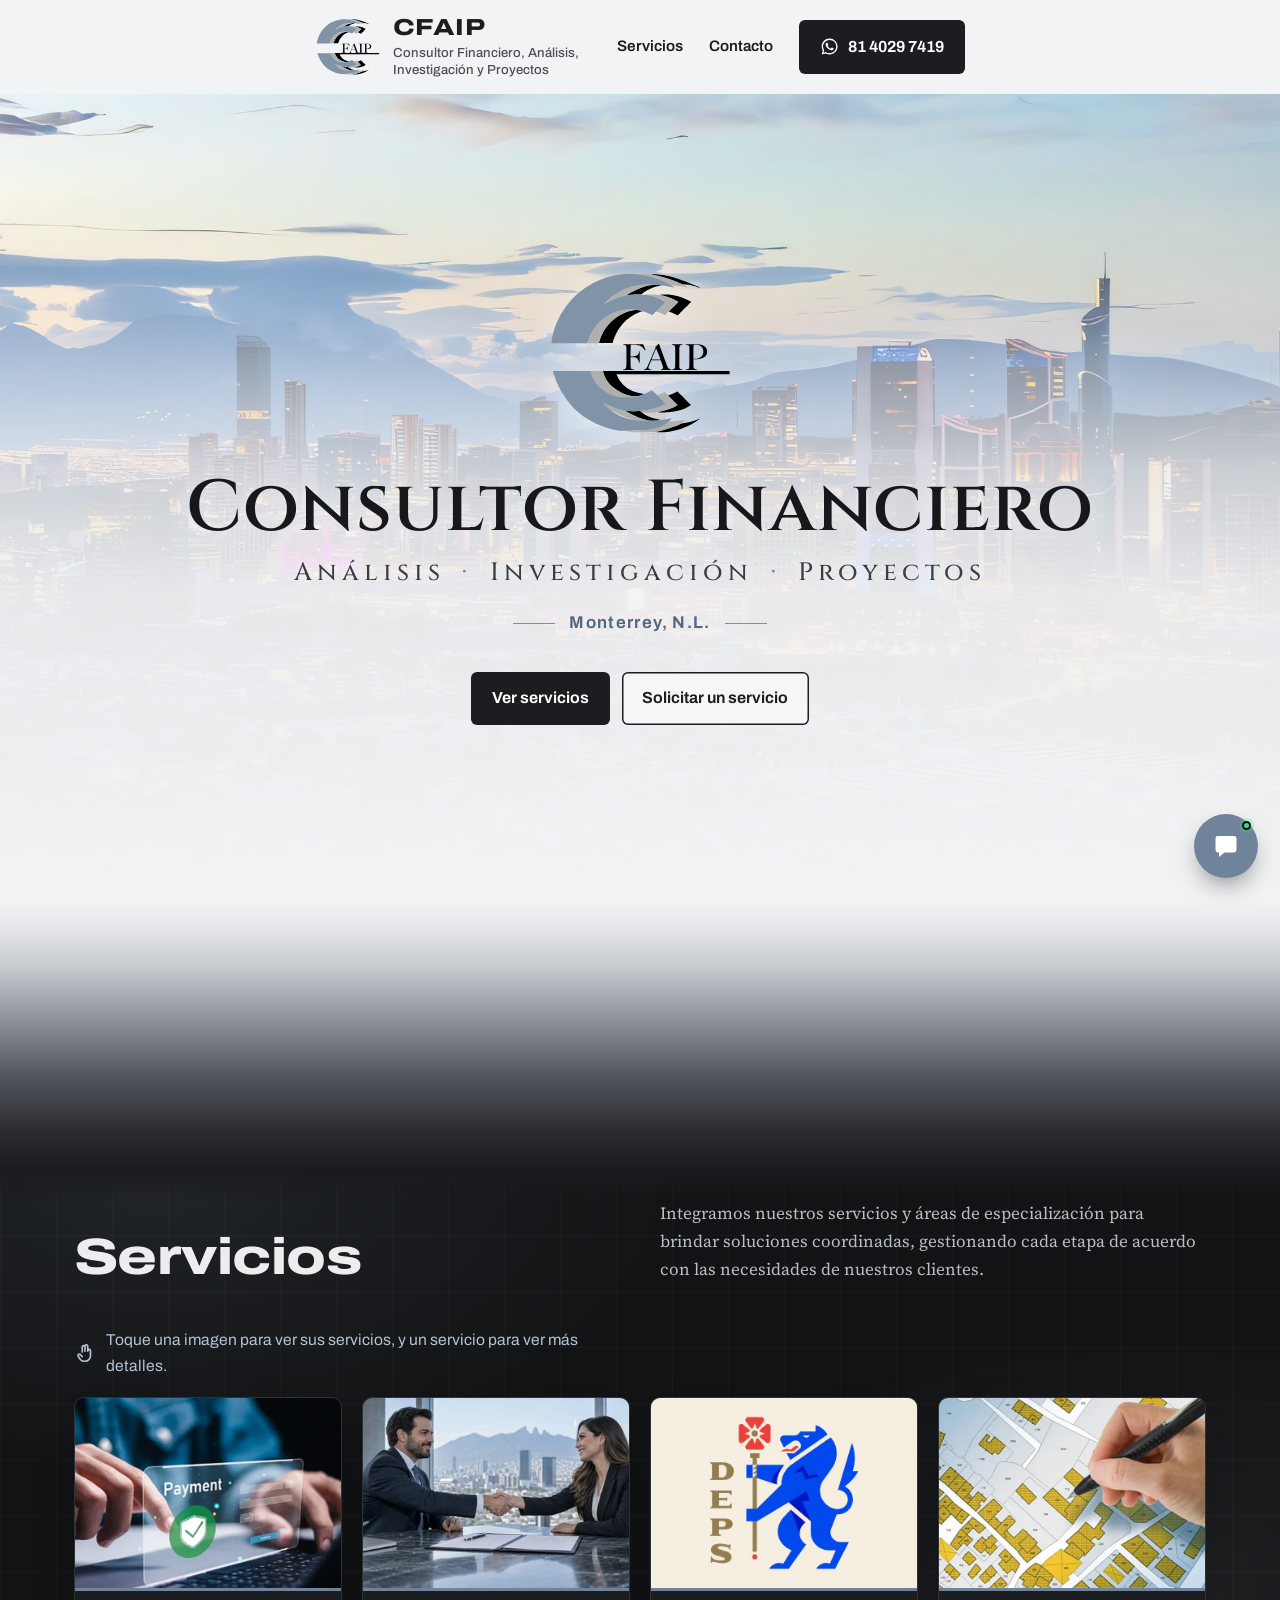
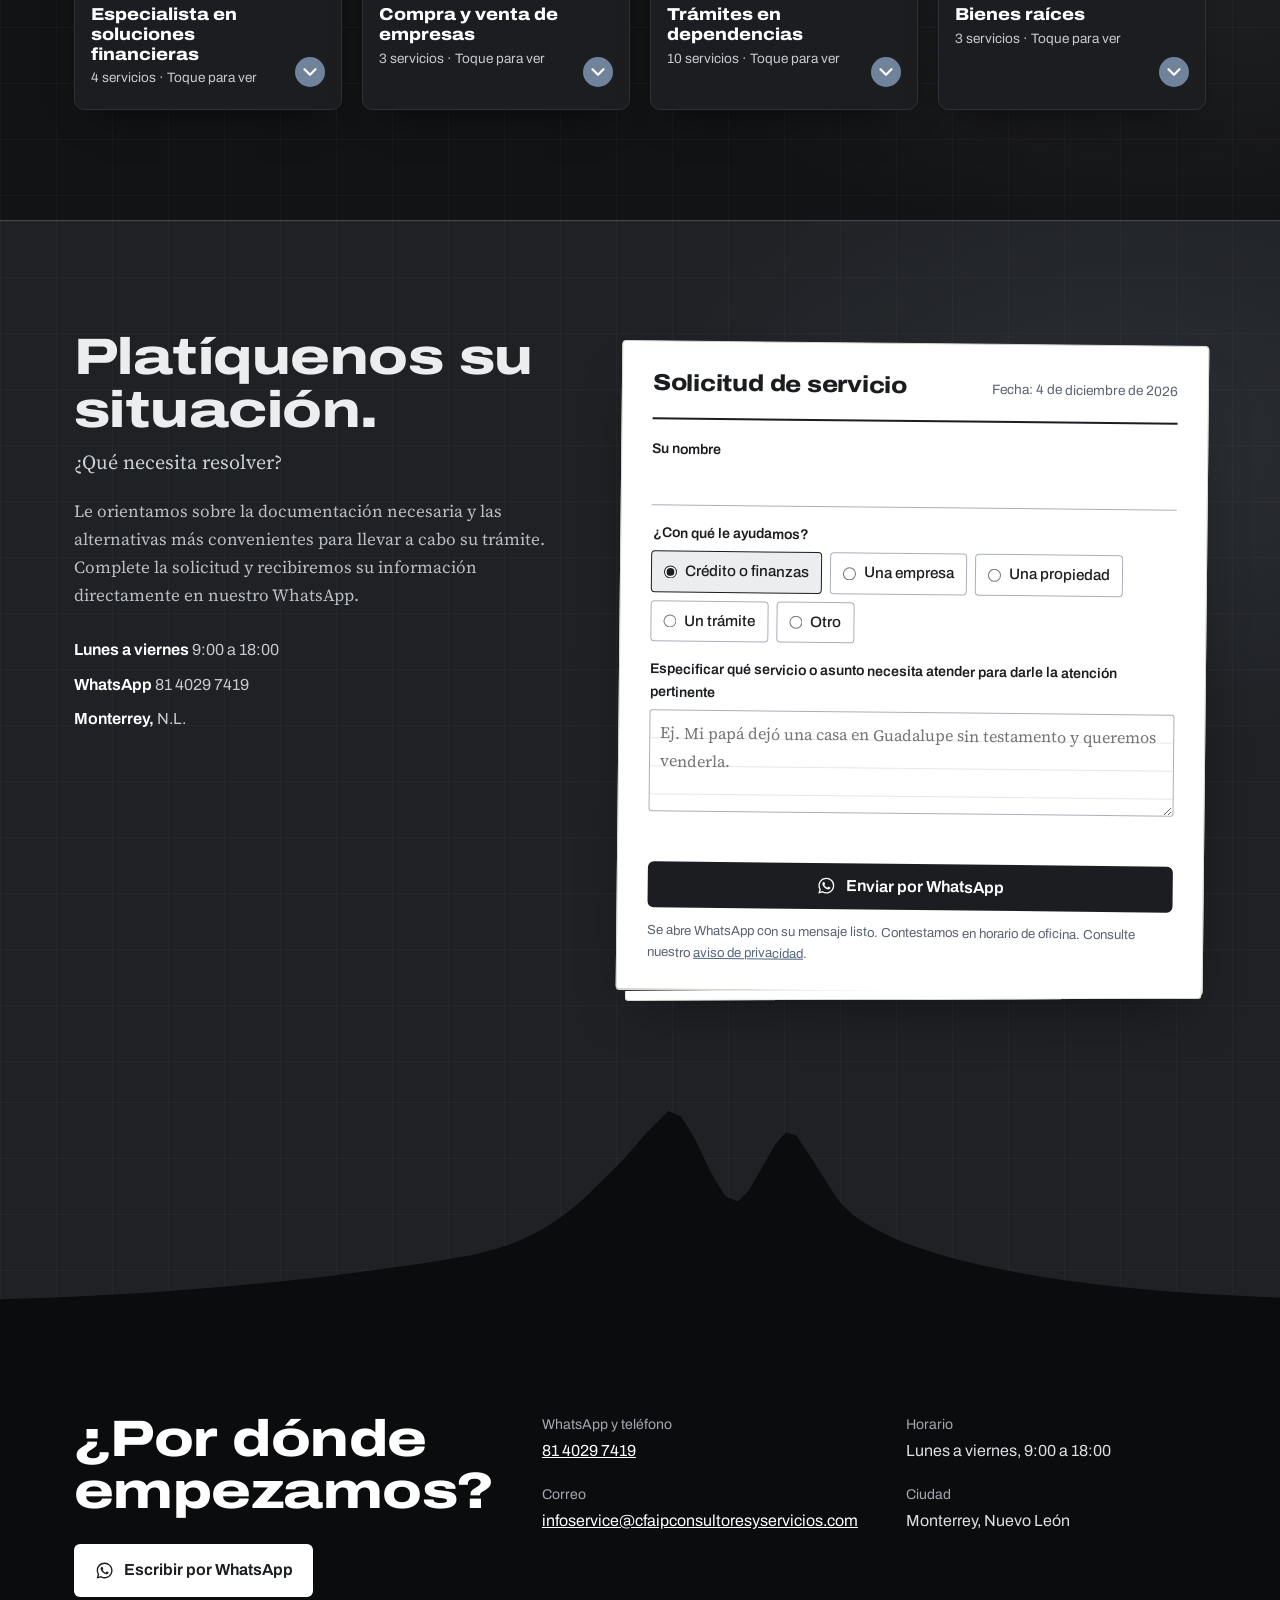
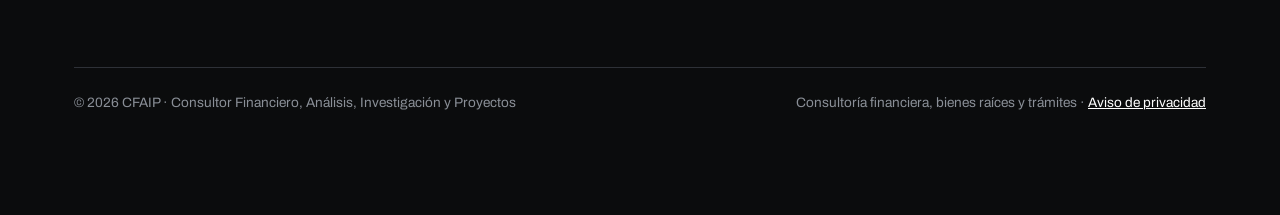
<file: vista-previa/index.html>
<!doctype html>
<html lang="es-MX">
<head>
<meta charset="utf-8">
<meta name="robots" content="noindex, nofollow">
<meta name="viewport" content="width=device-width, initial-scale=1">
<title>CFAIP · Consultor Financiero, Análisis, Investigación y Proyectos | Monterrey</title>
<meta name="description" content="Despacho en Monterrey, N.L.: créditos para PYMES e hipotecarios, propiedades intestadas, compra y venta de empresas, y trámites ante SAT, CFE, Catastro y más. Cuéntenos su caso por WhatsApp.">
<link rel="canonical" href="https://draguz-web.github.io/cfaip-web/">
<meta name="theme-color" content="#0B0C0D">
<link rel="icon" href="img/logo.svg" type="image/svg+xml">
<link rel="apple-touch-icon" href="img/icono.png">

<meta property="og:type" content="website">
<meta property="og:locale" content="es_MX">
<meta property="og:site_name" content="CFAIP">
<meta property="og:title" content="CFAIP · Consultor Financiero, Análisis, Investigación y Proyectos">
<meta property="og:description" content="Créditos, bienes raíces y trámites ante cualquier dependencia de Nuevo León. Nosotros hacemos las vueltas.">
<meta property="og:url" content="https://draguz-web.github.io/cfaip-web/">
<meta property="og:image" content="https://draguz-web.github.io/cfaip-web/img/compartir.jpg">
<meta property="og:image:width" content="1200">
<meta property="og:image:height" content="630">
<meta property="og:image:type" content="image/jpeg">
<meta property="og:image:alt" content="CFAIP, Consultor Financiero, Análisis, Investigación y Proyectos. Monterrey, N.L.">
<meta name="twitter:card" content="summary_large_image">

<script type="application/ld+json">
{
  "@context": "https://schema.org",
  "@type": "ProfessionalService",
  "name": "CFAIP Consultor Financiero, Análisis, Investigación y Proyectos",
  "alternateName": "CFAIP",
  "description": "Consultoría financiera, bienes raíces y trámites ante dependencias en Monterrey, Nuevo León.",
  "url": "https://draguz-web.github.io/cfaip-web/",
  "logo": "https://draguz-web.github.io/cfaip-web/img/logo.png",
  "image": "https://draguz-web.github.io/cfaip-web/img/compartir.jpg",
  "telephone": "+52 81 4029 7419",
  "email": "infoservice@cfaipconsultoresyservicios.com",
  "address": {"@type": "PostalAddress", "addressLocality": "Monterrey", "addressRegion": "Nuevo León", "addressCountry": "MX"},
  "areaServed": {"@type": "State", "name": "Nuevo León"},
  "knowsAbout": ["Créditos para PYMES", "Créditos hipotecarios", "Propiedades intestadas", "Compra y venta de empresas", "Apertura de empresas", "Administración de propiedades", "Trámites ante el SAT", "Trámites ante Catastro y Registro Público"]
}
</script>
<link rel="preconnect" href="https://fonts.googleapis.com">
<link rel="preconnect" href="https://fonts.gstatic.com" crossorigin>
<link href="https://fonts.googleapis.com/css2?family=Archivo:wdth,wght@100..125,400..800&family=Cinzel:wght@500;600;700&family=Source+Serif+4:ital,opsz,wght@0,8..60,400..600;1,8..60,400&display=swap" rel="stylesheet">
<style>
:root{
  --tinta:#1B1D21;
  --acero:#6F849B;
  --acero-osc:#53677D;
  --papel:#F1F2EE;
  --hoja:#FFFFFF;
  --manila:#C9CFD6;
  --manila-osc:#AFAFAE;
  --sello:#A8322B;
  --gris:#5B6270;
  --linea:#D5D8D0;
  --sans:"Archivo",system-ui,sans-serif;
  --serif:"Source Serif 4",Georgia,serif;
  --ancho:1180px;
  --fondo:#121315;
  --fondo-2:#1B1D21;
  --fondo-pie:#0B0C0D;
  --texto:#ECEDEF;
  --texto-2:#B9BDC4;
  --enlace:#B3C3D4;
  --linea-osc:#2E3137;
  color-scheme:dark;
}
*{box-sizing:border-box}
html{scroll-behavior:smooth}
body{margin:0;background:var(--fondo);color:var(--texto);font-family:var(--serif);font-size:1.0625rem;line-height:1.65;-webkit-font-smoothing:antialiased}
img{max-width:100%;display:block}
a{color:var(--enlace)}
.solicitud a{color:var(--acero-osc)}
:focus-visible{outline:3px solid var(--acero);outline-offset:3px;border-radius:2px}
.contenedor{max-width:var(--ancho);margin:0 auto;padding:0 24px}
h1,h2,h3{font-family:var(--sans);font-stretch:125%;font-weight:800;line-height:1.02;letter-spacing:-.01em;margin:0}
h2{font-size:clamp(2rem,4.4vw,3.2rem)}
h3{font-size:1.35rem;line-height:1.15}
p{margin:0 0 1em;max-width:62ch}

.boton{display:inline-flex;align-items:center;gap:.6em;font-family:var(--sans);font-weight:650;font-size:1rem;text-decoration:none;
  background:var(--tinta);color:#fff;border:0;border-radius:6px;padding:.85em 1.3em;cursor:pointer;transition:background .15s}
.boton:hover{background:var(--acero-osc)}
.boton svg{width:1.2em;height:1.2em;flex:none}

.barra{display:flex;align-items:center;justify-content:space-between;gap:16px;padding:26px 0 18px}
.marca{display:flex;align-items:center;gap:12px;text-decoration:none;color:var(--tinta)}
.marca img{width:66px;height:66px;object-fit:contain}
.marca span{font-family:var(--sans);font-stretch:125%;font-weight:800;font-size:1.45rem;line-height:1;letter-spacing:.02em}
.marca small{display:block;max-width:26ch;font-stretch:100%;font-weight:500;letter-spacing:0;color:var(--gris);font-size:.82rem;line-height:1.3;margin-top:4px}
.barra nav{display:flex;align-items:center;gap:26px;font-family:var(--sans);font-size:.95rem}
.barra nav a:not(.boton){color:var(--tinta);text-decoration:none}
.barra nav a:not(.boton):hover{color:var(--acero)}

.cielo{position:relative;overflow:hidden;color:var(--tinta);
  background:#121315;isolation:isolate;min-height:100vh;min-height:100svh;display:flex;flex-direction:column}
.cielo::before{content:"";position:absolute;inset:-24px;z-index:-2;background:url(img/portada.jpg) center 58%/cover no-repeat;filter:blur(.6px) saturate(1.05);transform:scale(1.01)}
.cielo::after{content:"";position:absolute;inset:0;z-index:-1;pointer-events:none;
  background:linear-gradient(0deg,rgba(242,243,245,1) 0%,rgba(242,243,245,.95) 34%,rgba(240,242,245,.82) 48%,rgba(238,240,243,.58) 60%,rgba(236,238,241,.28) 70%,rgba(236,238,241,0) 79%)}
.cielo .barra{position:relative;z-index:3;background:#F2F3F5;box-shadow:0 0 0 100vmax #F2F3F5;clip-path:inset(0 -100vmax);padding-top:14px;padding-bottom:14px}
.cielo .marca{color:var(--tinta)}
.cielo .marca small{color:#4A4E56}

.cielo .barra nav a:not(.boton){color:var(--tinta);font-weight:600}
.cielo .barra nav a:not(.boton):hover{color:var(--acero-osc)}
.boton.claro{background:var(--tinta);color:#fff}
.boton.claro:hover{background:#000}
.boton.blanco{background:#fff;color:var(--tinta)}
.boton.blanco:hover{background:#E2E4E7}
.portada{position:relative;flex:1;display:flex;align-items:flex-end;padding:2vh 0 7vh}
.portada .contenedor{width:100%}
.portada .contenedor{position:relative;z-index:2}
.emblema{display:flex;flex-direction:column;align-items:center;text-align:center;padding-top:8px}
.emblema-logo{width:clamp(110px,min(19vw,21vh),230px);height:auto;filter:drop-shadow(0 6px 18px rgba(255,255,255,.6))}
.portada h1{margin-top:min(26px,2.6vh);color:#16181B;font-family:"Cinzel",Georgia,serif;font-weight:600;letter-spacing:.04em;line-height:1.05;text-wrap:balance}
.nombre-1{display:block;font-size:clamp(2.1rem,min(6.4vw,8vh),5.4rem);text-shadow:0 2px 24px rgba(255,255,255,.7)}
.nombre-2{display:block;margin-top:min(14px,1.4vh);font-size:clamp(.95rem,min(2.2vw,2.8vh),1.75rem);font-weight:500;letter-spacing:.2em;color:#3A3D43;text-shadow:0 1px 12px rgba(255,255,255,.8)}
.nombre-2 i{font-style:normal;color:var(--acero);margin:0 .25em}
.lugar{font-family:var(--sans);font-weight:650;letter-spacing:.08em;color:var(--acero-osc);margin:min(18px,1.8vh) 0 0;display:flex;align-items:center;gap:14px;max-width:none}
.lugar::before,.lugar::after{content:"";width:42px;height:1.5px;background:currentColor;opacity:.7}
.acciones{display:flex;flex-wrap:wrap;gap:12px;justify-content:center}
.boton.contorno{background:rgba(255,255,255,.5);color:var(--tinta);box-shadow:inset 0 0 0 1.5px var(--tinta)}
.boton.contorno:hover{background:#fff}
.solicitar{overflow-x:clip}
.solicitar .contenedor{display:grid;grid-template-columns:.9fr 1.1fr;gap:64px;align-items:start}
.solicitar h2{margin-bottom:10px}
.solicitar-texto .subtitulo{margin-bottom:18px;font-size:1.25rem;color:var(--manila)}
.solicitar-texto p{color:var(--texto-2)}
.portada .intro{font-size:clamp(1rem,2.1vh,1.2rem);margin:min(22px,2.2vh) auto min(30px,3vh);max-width:40ch;color:#2A2D32;text-shadow:0 1px 10px rgba(255,255,255,.9)}
.datos-rapidos{display:flex;flex-direction:column;gap:8px;font-family:var(--sans);font-size:1rem;color:#C6CAD0;margin-top:28px}
.datos-rapidos b{color:#fff;font-weight:650}

.solicitud{position:relative;color:var(--tinta);background:var(--hoja);border:1px solid var(--linea);border-radius:4px;padding:30px 30px 26px;
  box-shadow:0 1px 0 var(--linea),0 30px 60px -28px rgba(0,0,0,.6);transform:rotate(.6deg);margin-top:12px;z-index:2}
.solicitud::before{content:"";position:absolute;inset:auto 0 -9px 8px;height:9px;background:var(--hoja);border:1px solid var(--linea);border-top:0;border-radius:0 0 4px 4px;transform:rotate(-.8deg);z-index:-1}
.solicitud header{display:flex;justify-content:space-between;align-items:baseline;gap:12px;border-bottom:2px solid var(--tinta);padding-bottom:12px;margin-bottom:18px}
.solicitud header h2{font-size:1.45rem;font-stretch:112%}
.solicitud header span{font-family:var(--sans);font-size:.85rem;color:var(--gris);white-space:nowrap}
.campo{display:block;margin-bottom:16px}
.campo label,.campo legend{display:block;font-family:var(--sans);font-size:.88rem;font-weight:600;margin-bottom:6px}
.campo input,.campo textarea{width:100%;font:inherit;font-size:1rem;color:var(--tinta);background:transparent;border:0;border-bottom:1.5px solid #A9AFBA;padding:6px 2px;border-radius:0}
.campo textarea{resize:vertical;min-height:92px;border:1.5px solid #A9AFBA;border-radius:3px;padding:8px 10px;
  background-image:repeating-linear-gradient(transparent 0 27px,#E6E8E3 27px 28px);line-height:28px}
.campo input:focus,.campo textarea:focus{outline:none;border-color:var(--acero);box-shadow:0 2px 0 -0.5px var(--acero)}
fieldset.campo{border:0;padding:0;margin:0 0 16px}
.opciones{display:flex;flex-wrap:wrap;gap:8px}
.opciones label{margin:0;font-weight:500;font-size:.95rem;display:flex;align-items:center;gap:8px;white-space:nowrap;border:1.5px solid #A9AFBA;border-radius:4px;padding:7px 12px;cursor:pointer}
.opciones input{accent-color:var(--tinta);margin:0}
.opciones label:has(input:checked){border-color:var(--tinta);background:#ECEDEF}
.solicitud .boton{width:100%;justify-content:center;margin-top:6px}
.solicitud .nota{font-family:var(--sans);font-size:.82rem;color:var(--gris);margin:12px 0 0}
.error{color:var(--sello);font-family:var(--sans);font-size:.85rem;margin:6px 0 0;min-height:1em}

.sello{position:absolute;right:26px;top:70px;width:170px;height:170px;pointer-events:none;color:var(--sello);opacity:0;transform:scale(1.8) rotate(-24deg)}
.sello.puesto{animation:sellar .38s cubic-bezier(.2,.9,.3,1.3) forwards}
@keyframes sellar{to{opacity:.88;transform:scale(1) rotate(-14deg)}}

.seccion{padding:110px 0}
.seccion .encabezado{display:grid;grid-template-columns:1fr 1fr;gap:40px;align-items:end;margin-bottom:44px}
.seccion .encabezado p{margin:0;color:var(--texto-2)}
.pista{display:flex;align-items:center;gap:10px;font-family:var(--sans);font-size:.98rem;color:var(--enlace);margin:0 0 18px}
.pista svg{width:22px;height:22px;flex:none}
.siguiente{grid-column:1/-1;justify-self:end;display:inline-flex;align-items:center;gap:.5em;font-family:var(--sans);font-weight:650;font-size:.98rem;
  background:none;border:1.5px solid var(--acero);color:var(--acero-osc);border-radius:6px;padding:.6em 1em;cursor:pointer}
.siguiente:hover{background:#EEEFF1}
.siguiente svg{width:1.1em;height:1.1em}
.categorias{display:grid;grid-template-columns:repeat(2,1fr);gap:28px;align-items:start}
.tarjeta{position:relative;display:block;width:100%;padding:0;border:1px solid var(--linea-osc);border-radius:10px;overflow:hidden;cursor:pointer;background:var(--fondo-2);color:#fff;text-align:left;
  box-shadow:0 18px 40px -24px rgba(0,0,0,.8);transition:transform .2s,border-color .2s}
.tarjeta img{width:100%;height:auto;aspect-ratio:16/9;object-fit:cover;transition:transform .5s}
.tarjeta-texto{display:block;padding:16px 60px 18px 20px;font-family:var(--sans);border-top:3px solid var(--acero)}
.tarjeta-texto b{display:block;font-stretch:112%;font-weight:800;font-size:1.3rem;line-height:1.15}
.tarjeta-texto small{display:block;color:#C6CAD0;font-size:.92rem;margin-top:6px}
.flecha{position:absolute;right:16px;bottom:22px;z-index:1;width:30px;height:30px;padding:4px;border-radius:50%;background:var(--acero);transition:transform .25s}
.tarjeta:hover{border-color:var(--acero);transform:translateY(-3px)}
.tarjeta:hover img{transform:scale(1.04)}
.tarjeta[aria-expanded="true"]{border-color:var(--manila);border-bottom-left-radius:0;border-bottom-right-radius:0}
.tarjeta[aria-expanded="true"] .tarjeta-texto{border-top-color:var(--manila)}
.tarjeta[aria-expanded="true"] .flecha{transform:rotate(180deg);background:var(--manila);color:var(--tinta)}
.servicios{list-style:none;margin:0;padding:6px 0;background:var(--fondo-2);border:1px solid var(--manila);border-top:0;border-radius:0 0 10px 10px}
.servicios[hidden]{display:none}
.servicios button{display:flex;align-items:center;justify-content:space-between;gap:12px;width:100%;text-align:left;font-family:var(--sans);font-size:1rem;font-weight:550;
  color:var(--texto);background:none;border:0;border-top:1px solid var(--linea-osc);padding:13px 18px;cursor:pointer}
.servicios li:first-child button{border-top:0}
.servicios button:hover{background:#26292E;color:#fff}
.servicios button svg{width:18px;height:18px;flex:none;color:var(--manila)}
@media (prefers-reduced-motion:no-preference){
  .servicios:not([hidden]){animation:desplegar .3s cubic-bezier(.2,.8,.25,1)}
  @keyframes desplegar{from{opacity:0;transform:translateY(-8px)}to{opacity:1;transform:none}}
}
.ficha{border:0;padding:0;border-radius:12px;width:min(620px,calc(100vw - 32px));max-height:calc(100dvh - 48px);background:var(--hoja);color:var(--tinta);color-scheme:light;
  box-shadow:0 40px 90px -30px rgba(0,0,0,.85)}
.ficha::backdrop{background:rgba(5,10,24,.72);backdrop-filter:blur(3px)}
.ficha-cuerpo{padding:30px 32px 28px;border-top:6px solid var(--acero)}
.ficha header{position:relative;padding-right:44px;margin-bottom:16px}
.ficha-area{font-family:var(--sans);font-size:.9rem;font-weight:600;color:var(--acero-osc);margin:0 0 6px}
.ficha h3{font-size:clamp(1.5rem,4vw,2rem)}
.ficha h4{font-family:var(--sans);font-size:1rem;margin:22px 0 8px}
.ficha-cerrar{position:absolute;top:-6px;right:-8px;background:none;border:0;color:var(--tinta);padding:8px;border-radius:8px;cursor:pointer}
.ficha-cerrar:hover{background:#ECEDEF}
.ficha-cerrar svg{width:22px;height:22px;display:block}
.ficha-docs{margin:0;padding-left:1.2em}
.ficha-docs li{margin-bottom:6px}
.ficha-docs li::marker{color:var(--acero)}
.ficha-temas details{border:1px solid #DCDFE3;border-radius:8px;margin-bottom:8px;background:#fff}
.ficha-temas summary{font-family:var(--sans);font-weight:650;font-size:.98rem;padding:12px 40px 12px 14px;cursor:pointer;list-style:none;position:relative;border-left:4px solid var(--acero);border-radius:8px}
.ficha-temas summary::-webkit-details-marker{display:none}
.ficha-temas summary::after{content:"";position:absolute;right:16px;top:50%;width:8px;height:8px;border-right:2.4px solid var(--acero-osc);border-bottom:2.4px solid var(--acero-osc);transform:translateY(-70%) rotate(45deg);transition:transform .2s}
.ficha-temas details[open] summary::after{transform:translateY(-30%) rotate(-135deg)}
.ficha-temas details[open] summary{border-bottom-left-radius:0;border-bottom-right-radius:0}
.ficha-temas summary:hover{background:#F1F2EE}
.ficha-temas details>p,.ficha-temas details>ul{margin:0;padding:4px 14px 14px 18px;font-size:.95rem;color:var(--tinta)}
.ficha-temas details>ul{padding-left:36px}
.ficha-temas details>ul li{margin-bottom:4px}
.ficha-temas details>ul li::marker{color:var(--acero)}
.ficha-temas-wa{display:inline-block;margin:0 14px 14px 18px;font-family:var(--sans);font-weight:650;font-size:.9rem;color:var(--acero-osc)}
.ficha-temas-intro{margin:0 0 12px}
.ficha-casillas{list-style:none;margin:0 0 18px;padding:0;display:grid;grid-template-columns:1fr 1fr;gap:10px}
.ficha-casillas a{display:block;color:inherit;text-decoration:none;font-family:var(--sans);font-weight:650;font-size:.98rem;line-height:1.3;background:#EEF1F4;border:1px solid #D3DAE2;border-left:4px solid var(--acero);border-radius:8px;padding:14px 14px 14px 40px;position:relative}
.ficha-casillas a:hover{background:#E2E8EE;border-color:var(--acero)}
.ficha-casillas a::after{content:"Escribir por WhatsApp";display:block;font-weight:500;font-size:.82rem;color:var(--acero-osc);margin-top:4px;text-decoration:underline}
.ficha-casillas a::before{content:"";position:absolute;left:15px;top:17px;width:6px;height:11px;border-right:2.6px solid var(--acero-osc);border-bottom:2.6px solid var(--acero-osc);transform:rotate(45deg)}
@media (max-width:420px){.ficha-casillas{grid-template-columns:1fr}}
.ficha-aviso{font-style:italic;font-size:.95rem;color:var(--gris);margin:12px 0 0}
.ficha-nota{font-family:var(--sans);font-size:.88rem;color:var(--gris);background:#F1F2EE;border-radius:6px;padding:10px 12px;margin:16px 0 0}
.ficha-acciones{display:flex;flex-wrap:wrap;gap:12px;align-items:center;margin-top:22px}
.ficha-acciones .siguiente{grid-column:auto;justify-self:auto}
@media (prefers-reduced-motion:no-preference){
  .ficha[open]{animation:ficha-abre .25s cubic-bezier(.2,.8,.25,1)}
  @keyframes ficha-abre{from{opacity:0;transform:translateY(16px) scale(.98)}to{opacity:1;transform:none}}
}

.casos{background:var(--fondo-2);border-block:1px solid var(--linea-osc)}
.casos .encabezado p{color:#C9CFD6}
.lista-casos{display:grid;grid-template-columns:repeat(2,1fr);gap:0 64px}
.caso{padding:26px 0;border-top:1.5px solid #3A3D43}
.caso h3{font-family:var(--serif);font-stretch:100%;font-weight:600;font-size:1.3rem;letter-spacing:0;line-height:1.3;margin-bottom:8px}
.caso p{margin:0;color:var(--texto-2)}
.caso a{font-family:var(--sans);font-size:.88rem;font-weight:650;display:inline-block;margin-top:12px;text-decoration:none;
  background:var(--manila);color:var(--tinta);border-radius:999px;padding:5px 13px}
.caso a:hover{background:#E2E4E7}


.pie{background:var(--fondo-pie);color:#DDE0E4;padding:90px 0 100px}
.pie h2{color:#fff;max-width:14ch}
.pie .rejilla{display:grid;grid-template-columns:1.2fr 1fr 1fr;gap:48px;align-items:start}
.pie a{color:#fff}
.pie dl{margin:0;font-family:var(--sans);font-size:1rem}
.pie dt{color:#A3A8B0;font-size:.88rem;margin-top:18px}
.pie dt:first-child{margin-top:0}
.pie dd{margin:2px 0 0}
.pie .boton{background:var(--hoja);color:var(--tinta);margin-top:26px}
.pie .boton:hover{background:#E2E4E7}
.pie .legal{border-top:1px solid var(--linea-osc);margin-top:70px;padding-top:24px;font-family:var(--sans);font-size:.85rem;color:#8A8F97;display:flex;justify-content:space-between;gap:16px;flex-wrap:wrap}
.cerro-pie{display:block;width:100%;height:auto;min-height:70px;color:var(--fondo-pie);margin-bottom:-1px}


@media (max-width:900px){
  .barra nav a:not(.boton){display:none}
  .solicitar .contenedor{grid-template-columns:1fr;gap:36px}
  .portada h1{margin-top:14px}
  .portada{padding:3vh 0 7vh}
  .seccion{padding:76px 0}
  .seccion .encabezado{grid-template-columns:1fr;gap:16px}
  .lista-casos{grid-template-columns:1fr}
  .categorias{grid-template-columns:1fr;gap:18px}
    .pie .rejilla{grid-template-columns:1fr;gap:36px}
}
@media (max-width:560px){
  .contenedor{padding:0 16px}
  .marca img{width:52px;height:52px}
  .marca span{font-size:1.2rem}
  .marca small{display:none}
  .barra .boton span{display:none}
  .barra .boton{padding:.75em}
  .solicitud{padding:24px 18px 20px;transform:none}
  .solicitud header{flex-direction:column;gap:2px}
  .sello{width:130px;height:130px;right:10px;top:84px}
  .pista{margin-left:0;font-size:.92rem}
  .ficha-cuerpo{padding:24px 20px 22px}
  .ficha-acciones .boton,.ficha-acciones .siguiente{width:100%;justify-content:center}
}
.oculto{position:absolute;width:1px;height:1px;overflow:hidden;clip:rect(0 0 0 0);white-space:nowrap}
.punto{display:inline-block;width:9px;height:9px;border-radius:50%;background:#3DDC84;box-shadow:0 0 0 3px rgba(61,220,132,.22)}
.fuera .punto{background:#E3C27E;box-shadow:0 0 0 3px rgba(227,194,126,.22)}
.chat-boton{position:fixed;right:22px;bottom:22px;z-index:20;width:64px;height:64px;display:grid;place-items:center;
  background:var(--acero);color:#fff;border:0;border-radius:50%;padding:0;cursor:pointer;box-shadow:0 12px 28px -10px rgba(0,0,0,.6);transition:transform .15s,background .15s}
.chat-boton:hover{background:#8093A7;transform:scale(1.06)}
.chat-boton svg{width:28px;height:28px}
.chat-boton .punto{position:absolute;top:7px;right:7px;border:2px solid var(--fondo)}
.chat-boton[aria-expanded="true"]{display:none}
.chat{position:fixed;right:22px;bottom:22px;z-index:21;width:min(380px,calc(100vw - 32px));height:min(560px,calc(100dvh - 44px));display:flex;flex-direction:column;
  background:#F7F8F5;color:var(--tinta);border-radius:14px;overflow:hidden;box-shadow:0 30px 70px -20px rgba(0,0,0,.75);border:1px solid var(--linea-osc)}
.chat[hidden]{display:none}
@media (prefers-reduced-motion:no-preference){
  .chat{transform-origin:bottom right;animation:chat-sale .22s cubic-bezier(.2,.8,.25,1)}
  @keyframes chat-sale{from{opacity:0;transform:scale(.6) translateY(20px)}to{opacity:1;transform:none}}
}
.solicitud,.chat{color-scheme:light}
.chat-cabeza{display:flex;align-items:center;gap:12px;padding:14px 14px 14px 16px;background:var(--fondo-2);color:#fff}
.chat-cabeza img{width:50px;height:50px;margin:-4px;background:radial-gradient(closest-side,rgba(244,245,247,.94) 0%,rgba(238,240,243,.86) 38%,rgba(228,231,235,.6) 56%,rgba(220,224,229,.28) 74%,rgba(220,224,229,.08) 88%,rgba(220,224,229,0) 100%);padding:6px;box-sizing:border-box}
.chat-cabeza div{flex:1;min-width:0;font-family:var(--sans);line-height:1.25}
.chat-cabeza b{display:block;font-size:1rem}
.chat-cabeza small{display:flex;align-items:center;gap:7px;font-size:.82rem;color:#C2C6CC}
.chat-cabeza .punto{width:8px;height:8px}
.chat-cerrar{background:none;border:0;color:#fff;padding:8px;border-radius:8px;cursor:pointer}
.chat-cerrar:hover{background:#2E3137}
.chat-cerrar svg{width:20px;height:20px;display:block}
.chat-mensajes{flex:1;overflow-y:auto;padding:18px 14px;display:flex;flex-direction:column;gap:10px;font-family:var(--sans);font-size:.96rem;line-height:1.45}
.msj{max-width:85%;padding:10px 13px;border-radius:14px;white-space:pre-line;overflow-wrap:anywhere}
.msj.ellos{align-self:flex-start;background:#fff;border:1px solid var(--linea);border-bottom-left-radius:4px}
.msj.yo{align-self:flex-end;background:var(--acero-osc);color:#fff;border-bottom-right-radius:4px}
.msj.escribiendo{color:var(--gris);font-style:italic}
.chips{display:flex;flex-wrap:wrap;gap:8px;align-self:flex-start}
.chips button{font:inherit;font-size:.9rem;font-weight:600;background:#fff;color:var(--acero-osc);border:1.5px solid var(--acero);border-radius:999px;padding:6px 12px;cursor:pointer}
.chips button:hover{background:#EEEFF1}
.msj .boton{margin-top:10px;background:#1E8E4F;color:#fff;font-size:.95rem;padding:.7em 1em}
.msj .boton:hover{background:#18763F}
.chat-escribir{display:flex;gap:8px;padding:10px;border-top:1px solid var(--linea);background:#fff}
.chat-escribir input{flex:1;min-width:0;font:inherit;background:#fff;font-family:var(--sans);font-size:1rem;color:var(--tinta);border:1.5px solid #A9AFBA;border-radius:999px;padding:10px 14px}
.chat-escribir input:focus{outline:none;border-color:var(--acero)}
.chat-escribir button{flex:none;width:44px;height:44px;border-radius:50%;border:0;background:var(--tinta);color:#fff;cursor:pointer;display:grid;place-items:center}
.chat-escribir button svg{width:20px;height:20px}
@media (max-width:560px){
  .chat-boton{right:16px;bottom:16px;width:58px;height:58px}
  .chat{right:8px;left:8px;bottom:8px;width:auto;height:min(78dvh,600px)}
}

@media (max-width:560px){.cielo::before{background-image:url(img/portada-movil.jpg)}}

#servicios{position:relative;isolation:isolate;padding-top:300px;margin-top:-1px}
#servicios::before{content:"";position:absolute;inset:0 0 auto;height:300px;z-index:-1;pointer-events:none;
  background:linear-gradient(180deg,#F2F3F5 0%,#E4E6E9 10%,#C3C7CC 24%,#8E9299 40%,#55595F 58%,#2C2E33 76%,#1A1B1E 90%,rgba(18,19,21,0) 100%)}
#servicios,#solicitar{
  background:
    radial-gradient(ellipse 60% 45% at 12% 30%,rgba(128,147,167,.13),transparent 70%),
    radial-gradient(ellipse 55% 40% at 90% 75%,rgba(201,207,214,.07),transparent 70%),
    linear-gradient(rgba(255,255,255,.028) 1px,transparent 1px) 0 0/56px 56px,
    linear-gradient(90deg,rgba(255,255,255,.028) 1px,transparent 1px) 0 0/56px 56px,
    var(--fondo)}
#solicitar{background:
    radial-gradient(ellipse 55% 50% at 88% 25%,rgba(128,147,167,.12),transparent 70%),
    radial-gradient(ellipse 50% 40% at 8% 85%,rgba(201,207,214,.06),transparent 70%),
    linear-gradient(rgba(255,255,255,.028) 1px,transparent 1px) 0 0/56px 56px,
    linear-gradient(90deg,rgba(255,255,255,.028) 1px,transparent 1px) 0 0/56px 56px,
    var(--fondo)}
.casos{background:linear-gradient(180deg,rgba(128,147,167,.08),transparent 40%),var(--fondo-2)}
@media (max-width:560px){#servicios{padding-top:200px}#servicios::before{height:200px}}
#solicitar{background-color:#1F2125 !important}
#solicitar{background:
    radial-gradient(ellipse 55% 50% at 88% 25%,rgba(128,147,167,.12),transparent 70%),
    linear-gradient(rgba(255,255,255,.028) 1px,transparent 1px) 0 0/56px 56px,
    linear-gradient(90deg,rgba(255,255,255,.028) 1px,transparent 1px) 0 0/56px 56px,
    #1F2125}
.casos{background:linear-gradient(180deg,rgba(128,147,167,.06),transparent 40%),#121315;border-block:0}
#solicitar,.casos{border-top:1px solid rgba(201,207,214,.22)}
.cerro-pie{background:linear-gradient(rgba(255,255,255,.028) 1px,transparent 1px) 0 0/56px 56px,linear-gradient(90deg,rgba(255,255,255,.028) 1px,transparent 1px) 0 0/56px 56px,#1F2125;margin-top:-1px}
@media (prefers-reduced-motion:no-preference){
  .portada h1{animation:aparecer .9s cubic-bezier(.2,.7,.2,1) .45s both}
  .emblema-logo{animation:aparecer .9s cubic-bezier(.2,.7,.2,1) .2s both}
  .portada .lugar,.portada .intro,.portada .acciones{animation:aparecer .8s cubic-bezier(.2,.7,.2,1) .7s both}
  @keyframes aparecer{from{opacity:0;transform:translateY(18px)}to{opacity:1;transform:none}}
  @keyframes hoja-cae{from{opacity:0;transform:translateY(-26px) rotate(-2.5deg)}to{opacity:1;transform:rotate(.6deg)}}
}
@media (prefers-reduced-motion:no-preference) and (max-width:560px){
  @keyframes hoja-cae{from{opacity:0;transform:translateY(-26px)}to{opacity:1;transform:none}}
}

@media (prefers-reduced-motion:reduce){
  html{scroll-behavior:auto}
  .sello.puesto{animation:none;opacity:.88;transform:rotate(-14deg)}
}
.categorias{grid-template-columns:repeat(4,1fr);gap:20px}
.tarjeta img{aspect-ratio:auto;height:clamp(120px,22vh,190px)}
.tarjeta-texto{padding:14px 52px 16px 16px}
.tarjeta-texto b{font-size:1.08rem}
.tarjeta-texto small{font-size:.85rem}
.servicios button{font-size:.92rem}
@media (max-width:1100px){.categorias{grid-template-columns:repeat(2,1fr)}.tarjeta img{height:clamp(130px,24vh,220px)}}
@media (max-width:640px){.categorias{grid-template-columns:1fr;gap:12px}
.tarjeta{display:grid;grid-template-columns:96px 1fr;align-items:stretch}
.tarjeta img{height:100%;min-height:92px;aspect-ratio:auto}
.tarjeta-texto{border-top:0;border-left:3px solid var(--acero);padding:14px 50px 14px 14px;align-self:center}
.tarjeta[aria-expanded="true"] .tarjeta-texto{border-left-color:var(--manila)}
.tarjeta-texto b{font-size:1.02rem}
.flecha{top:50%;bottom:auto;margin-top:-15px;right:12px}
.tarjeta[aria-expanded="true"] .flecha{transform:rotate(180deg)}}
@media (max-width:560px){.nombre-2{white-space:nowrap;font-size:3.6vw;letter-spacing:.09em}.nombre-2 i{margin:0 .15em}}
@media (min-width:1101px){.tarjeta-texto{min-height:7.6rem}}
.portada .lugar{margin-top:min(24px,2.6vh);justify-content:center}
.portada .acciones{margin-top:min(36px,3.8vh)}
.portada{align-items:center;padding:4vh 0 6vh}
</style>
</head>
<body>

<svg width="0" height="0" style="position:absolute" aria-hidden="true">
  <symbol id="wa" viewBox="0 0 24 24"><path fill="currentColor" d="M12.04 2C6.58 2 2.13 6.45 2.13 11.91c0 1.75.46 3.45 1.32 4.95L2.05 22l5.25-1.38a9.9 9.9 0 0 0 4.74 1.21h.01c5.46 0 9.91-4.45 9.91-9.91 0-2.65-1.03-5.14-2.9-7.01A9.82 9.82 0 0 0 12.04 2Zm0 18.15h-.01a8.23 8.23 0 0 1-4.2-1.15l-.3-.18-3.12.82.83-3.04-.2-.31a8.2 8.2 0 0 1-1.26-4.38c0-4.54 3.7-8.24 8.25-8.24 2.2 0 4.27.86 5.83 2.42a8.18 8.18 0 0 1 2.41 5.83c0 4.54-3.7 8.23-8.23 8.23Zm4.52-6.16c-.25-.12-1.47-.72-1.69-.81-.23-.08-.39-.12-.56.13-.17.25-.64.81-.78.97-.14.17-.29.19-.54.06-.25-.12-1.05-.39-1.99-1.23-.74-.66-1.23-1.47-1.38-1.72-.14-.25-.02-.38.11-.51.11-.11.25-.29.37-.43.13-.15.17-.25.25-.42.08-.17.04-.31-.02-.43-.06-.12-.56-1.34-.76-1.84-.2-.48-.41-.42-.56-.43h-.48a.92.92 0 0 0-.66.31c-.23.25-.87.85-.87 2.07 0 1.22.89 2.4 1.02 2.57.12.17 1.75 2.67 4.23 3.74.59.26 1.05.41 1.41.52.59.19 1.13.16 1.56.1.48-.07 1.47-.6 1.67-1.18.21-.58.21-1.07.14-1.18-.06-.1-.22-.16-.47-.28Z"/></symbol>
</svg>

<div class="cielo">
<header class="contenedor barra">
  <a class="marca" href="#inicio" aria-label="CFAIP, inicio">
    <img src="img/logo.svg" alt="" width="52" height="52">
    <span>CFAIP<small>Consultor Financiero, Análisis, Investigación y Proyectos</small></span>
  </a>
  <nav aria-label="Principal">
    <a href="#servicios">Servicios</a>
    <a href="#contacto">Contacto</a>
    <a class="boton claro" href="https://wa.me/528140297419" target="_blank" rel="noopener"><svg aria-hidden="true"><use href="#wa"/></svg><span>81 4029 7419</span></a>
  </nav>
</header>

  <section class="portada" id="inicio">
    <div class="contenedor">
      <div class="emblema">
        <img class="emblema-logo" src="img/logo.svg" alt="Logotipo de CFAIP" width="600" height="600">
        <h1 class="nombre"><span class="nombre-1">Consultor Financiero</span><span class="nombre-2">Análisis <i>·</i> Investigación <i>·</i> Proyectos</span></h1>
        <p class="lugar">Monterrey, N.L.</p>
        <div class="acciones">
          <a class="boton claro" href="#servicios">Ver servicios</a>
          <a class="boton contorno" href="#solicitar">Solicitar un servicio</a>
        </div>
      </div>

    </div>

  </section>

</div>

<main>
  <section class="seccion" id="servicios">
    <div class="contenedor">
      <div class="encabezado">
        <h2>Servicios</h2>
        <p>Integramos nuestros servicios y áreas de especialización para brindar soluciones coordinadas, gestionando cada etapa de acuerdo con las necesidades de nuestros clientes.</p>
      </div>

      <p class="pista"><svg viewBox="0 0 24 24" aria-hidden="true"><path fill="none" stroke="currentColor" stroke-width="1.8" stroke-linecap="round" stroke-linejoin="round" d="M9 11V5.5a1.5 1.5 0 0 1 3 0V10m0-.5V4.5a1.5 1.5 0 0 1 3 0V10m0-.5a1.5 1.5 0 0 1 3 0V15a6 6 0 0 1-6 6h-1.2a5 5 0 0 1-3.9-1.9L4.6 15.6a1.5 1.5 0 0 1 2.3-1.9L9 16"/></svg>Toque una imagen para ver sus servicios, y un servicio para ver más detalles.</p>
      <div class="categorias">
        <article class="categoria" id="categoria-fin">
          <button class="tarjeta" type="button" aria-expanded="false" aria-controls="lista-fin" data-cat="fin">
            <img src="img/finanzas.jpg" alt="" width="942" height="468" loading="lazy">
            <span class="tarjeta-texto"><b>Especialista en soluciones financieras</b><small>Ver servicios</small></span>
            <svg class="flecha" viewBox="0 0 24 24" aria-hidden="true"><path fill="none" stroke="currentColor" stroke-width="2.4" stroke-linecap="round" stroke-linejoin="round" d="m6 9 6 6 6-6"/></svg>
          </button>
          <ul class="servicios" id="lista-fin" hidden></ul>
        </article>
        <article class="categoria" id="categoria-emp">
          <button class="tarjeta" type="button" aria-expanded="false" aria-controls="lista-emp" data-cat="emp">
            <img src="img/empresas.jpg" alt="" width="960" height="540" loading="lazy">
            <span class="tarjeta-texto"><b>Compra y venta de empresas</b><small>Ver servicios</small></span>
            <svg class="flecha" viewBox="0 0 24 24" aria-hidden="true"><path fill="none" stroke="currentColor" stroke-width="2.4" stroke-linecap="round" stroke-linejoin="round" d="m6 9 6 6 6-6"/></svg>
          </button>
          <ul class="servicios" id="lista-emp" hidden></ul>
        </article>
        <article class="categoria" id="categoria-tra">
          <button class="tarjeta" type="button" aria-expanded="false" aria-controls="lista-tra" data-cat="tra">
            <img src="img/tramites.jpg" alt="" width="942" height="468" loading="lazy">
            <span class="tarjeta-texto"><b>Trámites en dependencias</b><small>Ver servicios</small></span>
            <svg class="flecha" viewBox="0 0 24 24" aria-hidden="true"><path fill="none" stroke="currentColor" stroke-width="2.4" stroke-linecap="round" stroke-linejoin="round" d="m6 9 6 6 6-6"/></svg>
          </button>
          <ul class="servicios" id="lista-tra" hidden></ul>
        </article>
        <article class="categoria" id="categoria-bie">
          <button class="tarjeta" type="button" aria-expanded="false" aria-controls="lista-bie" data-cat="bie">
            <img src="img/bienes-raices.jpg" alt="" width="942" height="468" loading="lazy">
            <span class="tarjeta-texto"><b>Bienes raíces</b><small>Ver servicios</small></span>
            <svg class="flecha" viewBox="0 0 24 24" aria-hidden="true"><path fill="none" stroke="currentColor" stroke-width="2.4" stroke-linecap="round" stroke-linejoin="round" d="m6 9 6 6 6-6"/></svg>
          </button>
          <ul class="servicios" id="lista-bie" hidden></ul>
        </article>
      </div>
    </div>
  </section>

  <dialog class="ficha" id="ficha" aria-labelledby="ficha-titulo">
    <div class="ficha-cuerpo">
      <header>
        <p class="ficha-area" id="ficha-area"></p>
        <h3 id="ficha-titulo"></h3>
        <button class="ficha-cerrar" type="button" data-cerrar aria-label="Cerrar"><svg viewBox="0 0 24 24" aria-hidden="true"><path stroke="currentColor" stroke-width="2.2" stroke-linecap="round" d="m6 6 12 12M18 6 6 18"/></svg></button>
      </header>
      <ul class="ficha-casillas" id="ficha-casillas" hidden></ul>
      <p id="ficha-desc" style="white-space:pre-line"></p>
      <div class="ficha-temas" id="ficha-temas" hidden></div>
      <h4 id="ficha-docs-titulo">Documentos a solicitar (si el trámite lo requiere)</h4>
      <ul class="ficha-docs" id="ficha-docs"></ul>
      <p class="ficha-aviso" id="ficha-aviso">(Si actualmente no cuentas con alguno de estos documentos, no te preocupes; contáctanos y con gusto buscamos una alternativa para resolverlo.)</p>
      <p class="ficha-nota" id="ficha-nota">Especificar qué asunto necesita solucionar, mencionando el contexto completo de lo que se requiere. La información proporcionada será fundamental para determinar la atención y el seguimiento correspondientes; sin ella no se podrá dar seguimiento ni atención al caso.</p>
      <div class="ficha-acciones">
        <a class="boton" id="ficha-wa" href="#" target="_blank" rel="noopener"><svg aria-hidden="true"><use href="#wa"/></svg>Preguntar por este servicio</a>
        <button class="siguiente" type="button" data-cerrar>Ver otros servicios</button>
      </div>
    </div>
  </dialog>

  <section class="seccion solicitar" id="solicitar">
    <div class="contenedor">
      <div class="solicitar-texto">
        <h2>Platíquenos su situación.</h2>
        <p class="subtitulo">¿Qué necesita resolver?</p>
        <p>Le orientamos sobre la documentación necesaria y las alternativas más convenientes para llevar a cabo su trámite. Complete la solicitud y recibiremos su información directamente en nuestro WhatsApp.</p>
        <div class="datos-rapidos">
          <span><b>Lunes a viernes</b> 9:00 a 18:00</span>
          <span><b>WhatsApp</b> 81 4029 7419</span>
          <span><b>Monterrey,</b> N.L.</span>
        </div>
      </div>
      <form class="solicitud" id="solicitud" novalidate aria-labelledby="titulo-solicitud">
        <header>
          <h2 id="titulo-solicitud">Solicitud de servicio</h2>
          <span>Fecha: <time id="fecha"></time></span>
        </header>
        <div class="campo">
          <label for="nombre">Su nombre</label>
          <input id="nombre" name="nombre" autocomplete="name" required>
        </div>
        <fieldset class="campo">
          <legend>¿Con qué le ayudamos?</legend>
          <div class="opciones">
            <label><input type="radio" name="area" value="un crédito o tema financiero" checked> Crédito o finanzas</label>
            <label><input type="radio" name="area" value="una empresa (compra, venta o apertura)"> Una empresa</label>
            <label><input type="radio" name="area" value="una propiedad"> Una propiedad</label>
            <label><input type="radio" name="area" value="un trámite"> Un trámite</label>
            <label><input type="radio" name="area" value="otro asunto"> Otro</label>
          </div>
        </fieldset>
        <div class="campo">
          <label for="caso">Especificar qué servicio o asunto necesita atender para darle la atención pertinente</label>
          <textarea id="caso" name="caso" rows="3" required placeholder="Ej. Mi papá dejó una casa en Guadalupe sin testamento y queremos venderla."></textarea>
          <p class="error" id="error" role="alert"></p>
        </div>
        <button class="boton" type="submit"><svg aria-hidden="true"><use href="#wa"/></svg>Enviar por WhatsApp</button>
        <p class="nota">Se abre WhatsApp con su mensaje listo. Contestamos en horario de oficina. Consulte nuestro <a href="aviso-de-privacidad.html">aviso de privacidad</a>.</p>
        <svg class="sello" id="sello" viewBox="0 0 200 200" aria-hidden="true">
          <circle cx="100" cy="100" r="92" fill="none" stroke="currentColor" stroke-width="6"/>
          <circle cx="100" cy="100" r="80" fill="none" stroke="currentColor" stroke-width="2"/>
          <path id="arco" d="M100 100 m-66 0 a66 66 0 1 1 132 0" fill="none"/>
          <text font-family="Archivo, sans-serif" font-weight="700" font-size="17" fill="currentColor" letter-spacing="3"><textPath href="#arco" startOffset="50%" text-anchor="middle">CFAIP · MONTERREY</textPath></text>
          <text x="100" y="112" text-anchor="middle" font-family="Archivo, sans-serif" font-weight="800" font-size="30" textLength="138" lengthAdjust="spacingAndGlyphs" fill="currentColor">RECIBIDO</text>
          <text x="100" y="146" text-anchor="middle" font-family="Archivo, sans-serif" font-weight="600" font-size="16" fill="currentColor" id="sello-fecha"></text>
        </svg>
      </form>
    </div>
  </section>

</main>

<svg class="cerro-pie" viewBox="0 70 1440 250" preserveAspectRatio="xMidYMax slice" aria-hidden="true">
  <path fill="currentColor" d="M0 320V292C200 287 380 268 520 244C590 232 630 205 668 168L700 136L728 104L752 80L766 86L782 112L800 150L816 176L830 182L842 170L856 146L872 118L884 104L896 108L912 132L940 176C980 236 1150 280 1440 290V320Z"/>
</svg>
<footer class="pie" id="contacto">
  <div class="contenedor">
    <div class="rejilla">
      <div>
        <h2>¿Por dónde empezamos?</h2>
        <a class="boton" href="https://wa.me/528140297419" target="_blank" rel="noopener"><svg aria-hidden="true"><use href="#wa"/></svg>Escribir por WhatsApp</a>
      </div>
      <dl>
        <dt>WhatsApp y teléfono</dt>
        <dd><a href="tel:+528140297419">81 4029 7419</a></dd>
        <dt>Correo</dt>
        <dd><a href="mailto:infoservice@cfaipconsultoresyservicios.com">infoservice@cfaipconsultoresyservicios.com</a></dd>
      </dl>
      <dl>
        <dt>Horario</dt>
        <dd>Lunes a viernes, 9:00 a 18:00</dd>
        <dt>Ciudad</dt>
        <dd>Monterrey, Nuevo León</dd>
      </dl>
    </div>
    <div class="legal">
      <span>© <span id="anio"></span> CFAIP · Consultor Financiero, Análisis, Investigación y Proyectos</span>
      <span>Consultoría financiera, bienes raíces y trámites · <a href="aviso-de-privacidad.html">Aviso de privacidad</a></span>
    </div>
  </div>
</footer>

<button class="chat-boton" id="chat-boton" type="button" aria-expanded="false" aria-controls="chat">
  <svg viewBox="0 0 24 24" aria-hidden="true"><path fill="currentColor" d="M5 3.5h14A2 2 0 0 1 21 5.5v10a2 2 0 0 1-2 2h-8.2L6 21.4v-3.9H5a2 2 0 0 1-2-2v-10a2 2 0 0 1 2-2z"/></svg>
  <span class="oculto">Abrir chat en vivo</span><i class="punto" aria-hidden="true"></i>
</button>
<section class="chat" id="chat" role="dialog" aria-labelledby="chat-titulo" hidden>
  <header class="chat-cabeza">
    <img src="img/logo.svg" alt="" width="40" height="40">
    <div>
      <b id="chat-titulo">CFAIP Consultores</b>
      <small id="chat-estado"><i class="punto"></i><span></span></small>
    </div>
    <button class="chat-cerrar" id="chat-cerrar" type="button" aria-label="Cerrar chat"><svg viewBox="0 0 24 24" aria-hidden="true"><path stroke="currentColor" stroke-width="2.2" stroke-linecap="round" d="m6 6 12 12M18 6 6 18"/></svg></button>
  </header>
  <div class="chat-mensajes" id="chat-mensajes" aria-live="polite"></div>
  <form class="chat-escribir" id="chat-form" autocomplete="off">
    <label class="oculto" for="chat-texto">Escriba su mensaje</label>
    <input id="chat-texto" placeholder="Escriba su mensaje…" maxlength="600">
    <button type="submit" aria-label="Enviar"><svg viewBox="0 0 24 24" aria-hidden="true"><path fill="currentColor" d="M3.4 20.4 21 12 3.4 3.6 3.4 10l12.6 2-12.6 2z"/></svg></button>
  </form>
</section>

<script>
(function(){
  if ('scrollRestoration' in history && !location.hash) { history.scrollRestoration = 'manual'; scrollTo(0,0); }
  const hoy = new Date();
  const fechaLarga = hoy.toLocaleDateString('es-MX',{day:'numeric',month:'long',year:'numeric'});
  document.getElementById('fecha').textContent = fechaLarga;
  document.getElementById('fecha').dateTime = hoy.toISOString().slice(0,10);
  document.getElementById('sello-fecha').textContent = hoy.toLocaleDateString('es-MX',{day:'2-digit',month:'2-digit',year:'numeric'});
  document.getElementById('anio').textContent = hoy.getFullYear();

  const conMovimiento = !matchMedia('(prefers-reduced-motion: reduce)').matches;

  const SERVICIOS = {
    fin: { nombre: 'Especialista en soluciones financieras', items: [
      ['Créditos PYMES y personales', 'Te ayudamos a encontrar el financiamiento que necesitas, conectándote con alternativas que se ajusten a las necesidades y objetivos de tu proyecto.',
        ['Identificación oficial (INE) y CURP', 'Comprobante de domicilio reciente', 'Constancia de situación fiscal (RFC)', 'Estados de cuenta bancarios de los últimos 3 a 6 meses', 'Declaraciones o estados financieros, si es negocio', 'Acta constitutiva y poderes, si es persona moral']],
      ['Apoyo gubernamental', 'Te ayudamos a identificar oportunidades de apoyo gubernamental y financiamiento, orientándote durante el proceso para acceder a los recursos disponibles.\n\nAsimismo, brindamos apoyo en la gestión de trámites y procesos administrativos, contribuyendo a agilizar los procedimientos burocráticos y simplificar los procesos ante las instituciones correspondientes.',
        ['Identificación oficial y CURP del representante', 'Constancia de situación fiscal', 'Comprobante de domicilio del negocio', 'Descripción del proyecto o del uso del apoyo', 'Estados de cuenta de los últimos 12 meses']],
      ['Créditos para exportadores e importadores', 'Brindamos asesoría y gestión para que empresas dedicadas al comercio internacional puedan identificar y acceder a alternativas de financiamiento destinadas a operaciones de importación y exportación, capital de trabajo y expansión comercial, de acuerdo con las necesidades de cada negocio.',
        [], [{ t: 'Soluciones que gestionamos', items: [
          ['Créditos para Capital de Trabajo y Equipamiento', 'Gestionar líneas de crédito como el programa Crédito PyMEx de Bancomext (para necesidades menores a 3 millones de dólares) o financiamiento directo para empresas más grandes.'],
          ['Factoraje Internacional y Descuento de Facturas', 'Ayudar a los exportadores a adelantar el cobro de sus facturas emitidas en el extranjero para obtener liquidez inmediata sin esperar los plazos de pago del comprador.'],
          ['Instrumentos de Pago y Garantía', 'Asesorar en la apertura y negociación de Cartas de Crédito (créditos documentarios) y seguros de crédito a la exportación para proteger a tus clientes contra el impago internacional.'],
          ['Optimización de Recursos y Programas Fiscales', 'Guiar a las empresas en la obtención de beneficios arancelarios y devolución de impuestos mediante programas de la Secretaría de Economía como IMMEX, PROSEC y Drawback.']
        ]}]],
      ['Créditos hipotecarios', 'Ofrecemos alternativas de financiamiento para la adquisición, construcción o remodelación de bienes inmuebles, brindando asesoría y acompañamiento durante el proceso para encontrar opciones acordes a las necesidades y posibilidades de cada cliente.',
        ['Identificación oficial y CURP', 'Comprobante de domicilio', 'Comprobantes de ingresos (recibos de nómina o estados de cuenta)', 'Constancia de situación fiscal', 'Datos de la propiedad que quiere comprar, si ya la tiene']]
    ]},
    emp: { nombre: 'Compra y venta de empresas', items: [
      ['Compra y venta de empresas', 'Nos especializamos en la compra y venta de empresas de diversos giros comerciales.\nIdeales para clientes que necesitan una empresa con antigüedad.\n\nCompra y venta de empresas con activos y flujos.',
        [], [{ t: 'Para compradores', items: [
          ['Catálogo de sociedades disponibles', 'Oferta de empresas ya constituidas (S.A. de C.V., S. de R.L., S.A.P.I., etc.) con distintas antigüedades, objetos sociales amplios y regímenes fiscales.'],
          ['Auditoría de "Empresa Limpia" (Due Diligence Express)', 'Verificación exhaustiva de que la sociedad no tiene deudas, juicios laborales, créditos fiscales ante el SAT/IMSS/INFONAVIT, ni antecedentes en listas negras (Art. 69-B del CFF).'],
          ['Gestión de entrega de documentación corporativa', 'Entrega de testimonio notarial original, boleta de inscripción en el Registro Público de Comercio (RPC), Constancia de Situación Fiscal, e.firma vigente, libros corporativos y sellos.']
        ]}, { t: 'Para vendedores (traspasos de sociedades inactivas)', intro: 'Enfocados en dueños de empresas que dejaron de operar o se constituyeron y nunca se usaron, y buscan recuperar su inversión sin pasar por el costoso y largo proceso de liquidación.', items: [
          ['Diagnóstico previo a la venta', 'Revisión del estatus fiscal y corporativo para confirmar que la empresa está al corriente en declaraciones (en ceros) y apta para ser transferida.'],
          ['Valuación por antigüedad y características', 'Determinación del precio de venta según los años de constitución, registros especiales (como REPSE, padrón de importadores, permisos) o historial crediticio limpio.'],
          ['Intermediación confidencial', 'Conexión directa con compradores verificados para evitar el mal uso de la razón social antes del cierre.'],
          ['Qué incluye el traspaso', ['Elaboración de contratos de compraventa de acciones o partes sociales.', 'Asambleas de cambio de administración y poderes.', 'Actualización ante el SAT y Registro Público.', 'Modificación de objeto social o denominación (opcional).']]
        ]}]],
      ['Apertura de empresas', 'Asesoría y gestión de trámites para la creación y formalización de nuevos negocios.',
        ['Identificación oficial y CURP de los socios', 'Constancia de situación fiscal de los socios', 'Comprobante del domicilio donde operará el negocio', 'Giro o actividad del negocio', 'Nombre propuesto para la empresa']],
      ['Recuperación de e.firma', 'Apoyo en los procesos de recuperación y renovación de la firma electrónica ante el SAT.',
        []]
    ]},
    tra: { nombre: 'Trámites en dependencias', items: [
      ['CFE', 'Especificar qué servicio o asunto necesita atender para darle la atención pertinente.',
        []],
      ['Agua y Drenaje', 'Especificar qué servicio o asunto necesita atender para darle la atención pertinente.',
        []],
      ['Policía y Tránsito', 'Especificar qué servicio o asunto necesita atender para darle la atención pertinente.',
        []],
      ['SAT', 'Ofrecemos asesoría y gestión de trámites ante el Servicio de Administración Tributaria (SAT), incluyendo renovación de e.firma, trámite de e.firma para personas morales por primera vez, cambios de domicilio fiscal, verificaciones de domicilio, actualización de datos fiscales, constancias de situación fiscal y aclaraciones administrativas.\n\nBrindamos acompañamiento y gestión remota en los trámites que lo permiten, facilitando los procesos y evitando desplazamientos y visitas innecesarias a las oficinas del SAT.',
        ['RFC o constancia de situación fiscal', 'e.firma vigente, o identificación oficial para tramitarla', 'Comprobante de domicilio', 'Documento o requerimiento que recibió, si aplica']],
      ['Nómina e IMSS', 'Especificar qué servicio o asunto necesita atender para darle la atención pertinente.',
        []],
      ['Desarrollo Urbano, Catastro, Registro Público y Notarías', 'Nuestros servicios incluyen regularización de propiedades, gestión de permisos y licencias, actualización de información catastral, inscripciones registrales, certificados, escrituras, trámites notariales y seguimiento de procesos administrativos y legales, facilitando la gestión y agilización de cada procedimiento.',
        ['Escritura de la propiedad', 'Expediente catastral o recibo de predial', 'Identificación del propietario', 'Planos, si el trámite lo pide']],
      ['Control Vehicular', 'Ofrecemos asesoría y gestión de trámites relacionados con el control vehicular, incluyendo altas y bajas de placas, cambios de propietario, refrendos, regularización de vehículos, aclaración de adeudos, pago de derechos y seguimiento de trámites ante las autoridades correspondientes, facilitando los procesos administrativos de manera ágil y profesional.',
        ['Identificación oficial', 'Factura del vehículo', 'Tarjeta de circulación', 'Comprobante de domicilio', 'Pagos de refrendo anteriores']],
      ['Registro de obras', 'Ofrecemos asesoría y gestión de trámites para el registro y regularización de obras ante las dependencias correspondientes, incluyendo licencias de construcción, permisos, manifestaciones de obra, registros, actualizaciones y seguimiento administrativo, facilitando el cumplimiento de los requisitos legales y normativos aplicables.',
        ['Licencia de construcción', 'Planos autorizados', 'Datos del perito responsable', 'Identificación del propietario']],
      ['Multas en cualquier dependencia', 'Brindamos asesoría y gestión para la revisión, aclaración e impugnación de multas ante diversas dependencias gubernamentales. Analizamos cada caso para identificar alternativas de solución, posibles reducciones, convenios de pago o procedimientos administrativos, dando seguimiento hasta su resolución conforme a la normativa aplicable.',
        ['La boleta o el oficio de la multa', 'Identificación oficial', 'Cualquier documento relacionado con el caso']],
      ['Licencias y permisos', '',
        [], [{ items: [
          ['Desarrollo urbano e inmobiliario', ['Licencias de uso de suelo.', 'Licencias de construcción.', 'Licencias de uso de edificación.', 'Demoliciones y ampliaciones.', 'Alineamientos y números oficiales.'], 'Hola, necesito un trámite de desarrollo urbano e inmobiliario. Mi situación es: '],
          ['Comercio y establecimientos', ['Permisos para apertura de negocios.', 'Anuencias municipales.', 'Permisos para anuncios publicitarios.', 'Permisos para venta de alcohol.', 'Permisos para espectáculos y eventos.'], 'Hola, necesito un trámite de comercio y establecimientos. Mi situación es: '],
          ['Medio ambiente', ['Permisos ambientales.', 'Autorizaciones de impacto ambiental.', 'Autorizaciones para tala o poda.'], 'Hola, necesito un trámite de medio ambiente. Mi situación es: '],
          ['Permisos estatales y federales', ['Protección Civil.', 'COFEPRIS.', 'SEMARNAT.', 'Permisos y autorizaciones de funcionamiento según el giro.'], 'Hola, necesito un trámite de permisos estatales y federales. Mi situación es: ']
        ]}]]
    ]},
    bie: { nombre: 'Bienes raíces', items: [
      ['Intestados', 'También gestionamos procesos de regularización de inmuebles, brindando apoyo en la revisión documental, trámites legales, notariales y registrales para facilitar la certeza jurídica y la correcta situación legal de cada propiedad.',
        ['Acta de defunción', 'Actas de nacimiento y de matrimonio que prueben el parentesco', 'Identificaciones de los herederos', 'Escritura o documento de la propiedad', 'Último recibo de predial'], [], [['Compramos tu propiedad intestada', 'Hola, quiero vender una propiedad intestada. Mi situación es: '], ['Regularizamos tus escrituras', 'Hola, quiero regularizar mis escrituras. Mi situación es: ']]],
      ['Administración de propiedades', 'Ofrecemos servicios integrales de administración de bienes inmuebles, tanto particulares como comerciales, incluyendo plazas, locales comerciales, edificios, casas habitación y propiedades destinadas a rentas temporales como Airbnb.\n\nNos encargamos de la gestión operativa y administrativa, seguimiento de rentas, atención a inquilinos, coordinación de mantenimiento y supervisión de propiedades, buscando optimizar su funcionamiento y rentabilidad.',
        ['Escritura o documento de la propiedad', 'Contratos de arrendamiento vigentes', 'Datos de inquilinos y pagos', 'Recibos de servicios e impuestos']],
      ['Pago de impuestos', 'Ofrecemos asesoría y gestión en el cumplimiento de obligaciones fiscales, incluyendo cálculo, revisión y gestión de pagos de impuestos federales, estatales y municipales, así como seguimiento de adeudos, regularizaciones y aclaraciones ante las autoridades correspondientes, facilitando los procesos administrativos y contribuyendo al cumplimiento oportuno de sus obligaciones tributarias.',
        ['Número de expediente catastral o último recibo de predial', 'Constancia de situación fiscal, si aplica', 'Datos del propietario']],
    ]}
  };

  const flechita = '<svg viewBox="0 0 24 24" aria-hidden="true"><path fill="none" stroke="currentColor" stroke-width="2.4" stroke-linecap="round" stroke-linejoin="round" d="m9 6 6 6-6 6"/></svg>';
  const ficha = document.getElementById('ficha');
  function abrirFicha(cat, n){
    const [titulo, desc, docs, temas = [], casillas = []] = SERVICIOS[cat].items[n];
    const cas = document.getElementById('ficha-casillas'); cas.replaceChildren(); cas.hidden = !casillas.length;
    casillas.forEach(([c, msg])=>{ const li = document.createElement('li'), a = document.createElement('a'); a.textContent = c; a.href = 'https://wa.me/528140297419?text=' + encodeURIComponent(msg); a.target = '_blank'; a.rel = 'noopener'; li.append(a); cas.append(li); });
    document.getElementById('ficha-area').textContent = SERVICIOS[cat].nombre;
    document.getElementById('ficha-titulo').textContent = titulo;
    document.getElementById('ficha-desc').textContent = desc; document.getElementById('ficha-desc').hidden = !desc;
    const ul = document.getElementById('ficha-docs'); ul.replaceChildren();
    ['ficha-docs-titulo','ficha-docs','ficha-aviso'].forEach(id=>document.getElementById(id).hidden = !docs.length);
    const caja = document.getElementById('ficha-temas'); caja.replaceChildren();
    caja.hidden = !temas.length;
    const el = (tag, txt, cls)=>{ const e = document.createElement(tag); if (txt) e.textContent = txt; if (cls) e.className = cls; return e; };
    temas.forEach(g=>{
      if (g.t) caja.append(el('h4', g.t));
      if (g.intro) caja.append(el('p', g.intro, 'ficha-temas-intro'));
      g.items.forEach(([t, x, msg])=>{
        const d = el('details'); d.append(el('summary', t));
        if (Array.isArray(x)) { const ul = el('ul'); x.forEach(li=>ul.append(el('li', li))); d.append(ul); } else d.append(el('p', x));
        if (msg) { const a = el('a', 'Escribir por WhatsApp', 'ficha-temas-wa'); a.href = 'https://wa.me/528140297419?text=' + encodeURIComponent(msg); a.target = '_blank'; a.rel = 'noopener'; d.append(a); }
        caja.append(d);
      });
    });
    docs.forEach(d=>{ const li = document.createElement('li'); li.textContent = d; ul.append(li); });
    document.getElementById('ficha-wa').href = 'https://wa.me/528140297419?text=' + encodeURIComponent(`Hola, me interesa el servicio de ${titulo} (${SERVICIOS[cat].nombre}).`);
    if (typeof ficha.showModal === 'function') ficha.showModal(); else ficha.setAttribute('open','');
  }
  ficha.querySelectorAll('[data-cerrar]').forEach(b=>b.addEventListener('click',()=>ficha.close()));
  ficha.addEventListener('click', e=>{ if (e.target === ficha) ficha.close(); });
  Object.entries(SERVICIOS).forEach(([cat, c])=>{
    const ul = document.getElementById('lista-' + cat);
    c.items.forEach(([titulo], n)=>{
      const li = document.createElement('li'); const b = document.createElement('button');
      b.type = 'button'; b.innerHTML = '<span></span>' + flechita; b.firstChild.textContent = titulo;
      b.addEventListener('click', ()=>abrirFicha(cat, n));
      li.append(b); ul.append(li);
    });
    document.querySelector(`.tarjeta[data-cat="${cat}"] small`).textContent = `${c.items.length} servicios · Toque para ver`;
  });
  const tarjetas = [...document.querySelectorAll('.tarjeta')];
  function desplegar(t, abrir){
    const lista = document.getElementById(t.getAttribute('aria-controls'));
    abrir = abrir ?? t.getAttribute('aria-expanded') !== 'true';
    t.setAttribute('aria-expanded', abrir); lista.hidden = !abrir;
  }
  tarjetas.forEach(t=>t.addEventListener('click',()=>desplegar(t)));
  document.querySelectorAll('[data-ir]').forEach(a=>a.addEventListener('click',e=>{
    e.preventDefault();
    const t = document.querySelector(`.tarjeta[data-cat="${a.dataset.ir}"]`);
    desplegar(t, true);
    t.closest('.categoria').scrollIntoView({behavior: conMovimiento ? 'smooth' : 'auto', block:'start'});
  }));

  const form = document.getElementById('solicitud');
  const error = document.getElementById('error');
  form.addEventListener('submit', e=>{
    e.preventDefault();
    const nombre = form.nombre.value.trim();
    const caso = form.caso.value.trim();
    if (!nombre || !caso){
      error.textContent = !nombre ? 'Escriba su nombre para saber cómo dirigirnos a usted.' : 'Especifique qué servicio o asunto necesita atender.';
      (!nombre ? form.nombre : form.caso).focus();
      return;
    }
    error.textContent = '';
    const area = form.area.value;
    const texto = `Hola, soy ${nombre}. Necesito ayuda con ${area}.\n\n${caso}`;
    const sello = document.getElementById('sello');
    sello.classList.remove('puesto'); void sello.offsetWidth; sello.classList.add('puesto');
    setTimeout(()=>window.open('https://wa.me/528140297419?text='+encodeURIComponent(texto),'_blank','noopener'), 650);
  });

  const chatBoton = document.getElementById('chat-boton');
  const chat = document.getElementById('chat');
  const lista = document.getElementById('chat-mensajes');
  const chatForm = document.getElementById('chat-form');
  const chatTexto = document.getElementById('chat-texto');
  function enHorario(){
    const p = Object.fromEntries(new Intl.DateTimeFormat('en-US',{timeZone:'America/Monterrey',weekday:'short',hour:'numeric',hourCycle:'h23'})
      .formatToParts(new Date()).map(x=>[x.type,x.value]));
    return !['Sat','Sun'].includes(p.weekday) && +p.hour >= 9 && +p.hour < 18;
  }
  const abierto = enHorario();
  document.querySelector('#chat-estado span').textContent = abierto ? 'En línea · le contestamos en minutos' : 'Fuera de horario · le contestamos a primera hora';
  if (!abierto){ chatBoton.classList.add('fuera'); chat.classList.add('fuera'); }
  let tema = '', paso = 0;
  const escritos = [];
  function burbuja(texto, quien){
    const d = document.createElement('div');
    d.className = 'msj ' + quien; d.textContent = texto;
    lista.append(d); lista.scrollTop = lista.scrollHeight; return d;
  }
  function responder(texto, extra){
    const esc = burbuja('Escribiendo…','ellos escribiendo');
    setTimeout(()=>{ esc.remove(); const d = burbuja(texto,'ellos'); if (extra) extra(d); lista.scrollTop = lista.scrollHeight; }, conMovimiento ? 700 : 0);
  }
  function opciones(){
    const c = document.createElement('div'); c.className = 'chips';
    [['Un crédito','un crédito o tema financiero'],['Una empresa','una empresa (compra, venta o apertura)'],['Una propiedad','una propiedad'],['Un trámite','un trámite'],['Otra cosa','otra consulta']].forEach(([et,val])=>{
      const b = document.createElement('button'); b.type = 'button'; b.textContent = et;
      b.addEventListener('click',()=>{ c.remove(); burbuja(et,'yo'); tema = val; paso = 1;
        responder('Muy bien. Cuéntenos su caso en pocas palabras y díganos su nombre, y un asesor lo revisa.'); chatTexto.focus(); });
      c.append(b);
    });
    lista.append(c); lista.scrollTop = lista.scrollHeight;
  }
  function iniciar(){
    if (lista.childElementCount) return;
    burbuja('¡Hola! 👋 Somos CFAIP, Consultor Financiero.' + (abierto ? '' : '\nAhorita estamos fuera de horario, pero déjenos su mensaje y le contestamos a primera hora.'),'ellos');
    responder('¿Con qué le podemos ayudar?', ()=>opciones());
  }
  function abrir(){ chat.hidden = false; chatBoton.setAttribute('aria-expanded','true'); iniciar(); chatTexto.focus(); }
  function cerrar(){ chat.hidden = true; chatBoton.setAttribute('aria-expanded','false'); chatBoton.focus(); }
  chatBoton.addEventListener('click', abrir);
  document.getElementById('chat-cerrar').addEventListener('click', cerrar);
  chat.addEventListener('keydown', e=>{ if (e.key === 'Escape') cerrar(); });
  chatForm.addEventListener('submit', e=>{
    e.preventDefault();
    const t = chatTexto.value.trim(); if (!t) return;
    chatTexto.value = ''; burbuja(t,'yo');
    lista.querySelector('.chips')?.remove();
    escritos.push(t);
    const cuerpo = escritos.join('\n');
    const mensaje = tema ? `Hola, escribo desde la página. Necesito ayuda con ${tema}.\n\n${cuerpo}` : `Hola, escribo desde la página.\n\n${cuerpo}`;
    lista.querySelectorAll('.msj.ellos a.boton').forEach(x=>x.closest('.msj').remove());
    paso++;
    responder('¡Gracias! Para que un asesor le conteste directo, toque el botón y se abre WhatsApp con su mensaje ya escrito.', d=>{
      const a = document.createElement('a'); a.className = 'boton'; a.target = '_blank'; a.rel = 'noopener';
      a.href = 'https://wa.me/528140297419?text=' + encodeURIComponent(mensaje);
      a.innerHTML = '<svg aria-hidden="true"><use href="#wa"/></svg>Continuar en WhatsApp';
      d.append(document.createElement('br'), a);
    });
  });
})();
</script>
</body>
</html>
</file>
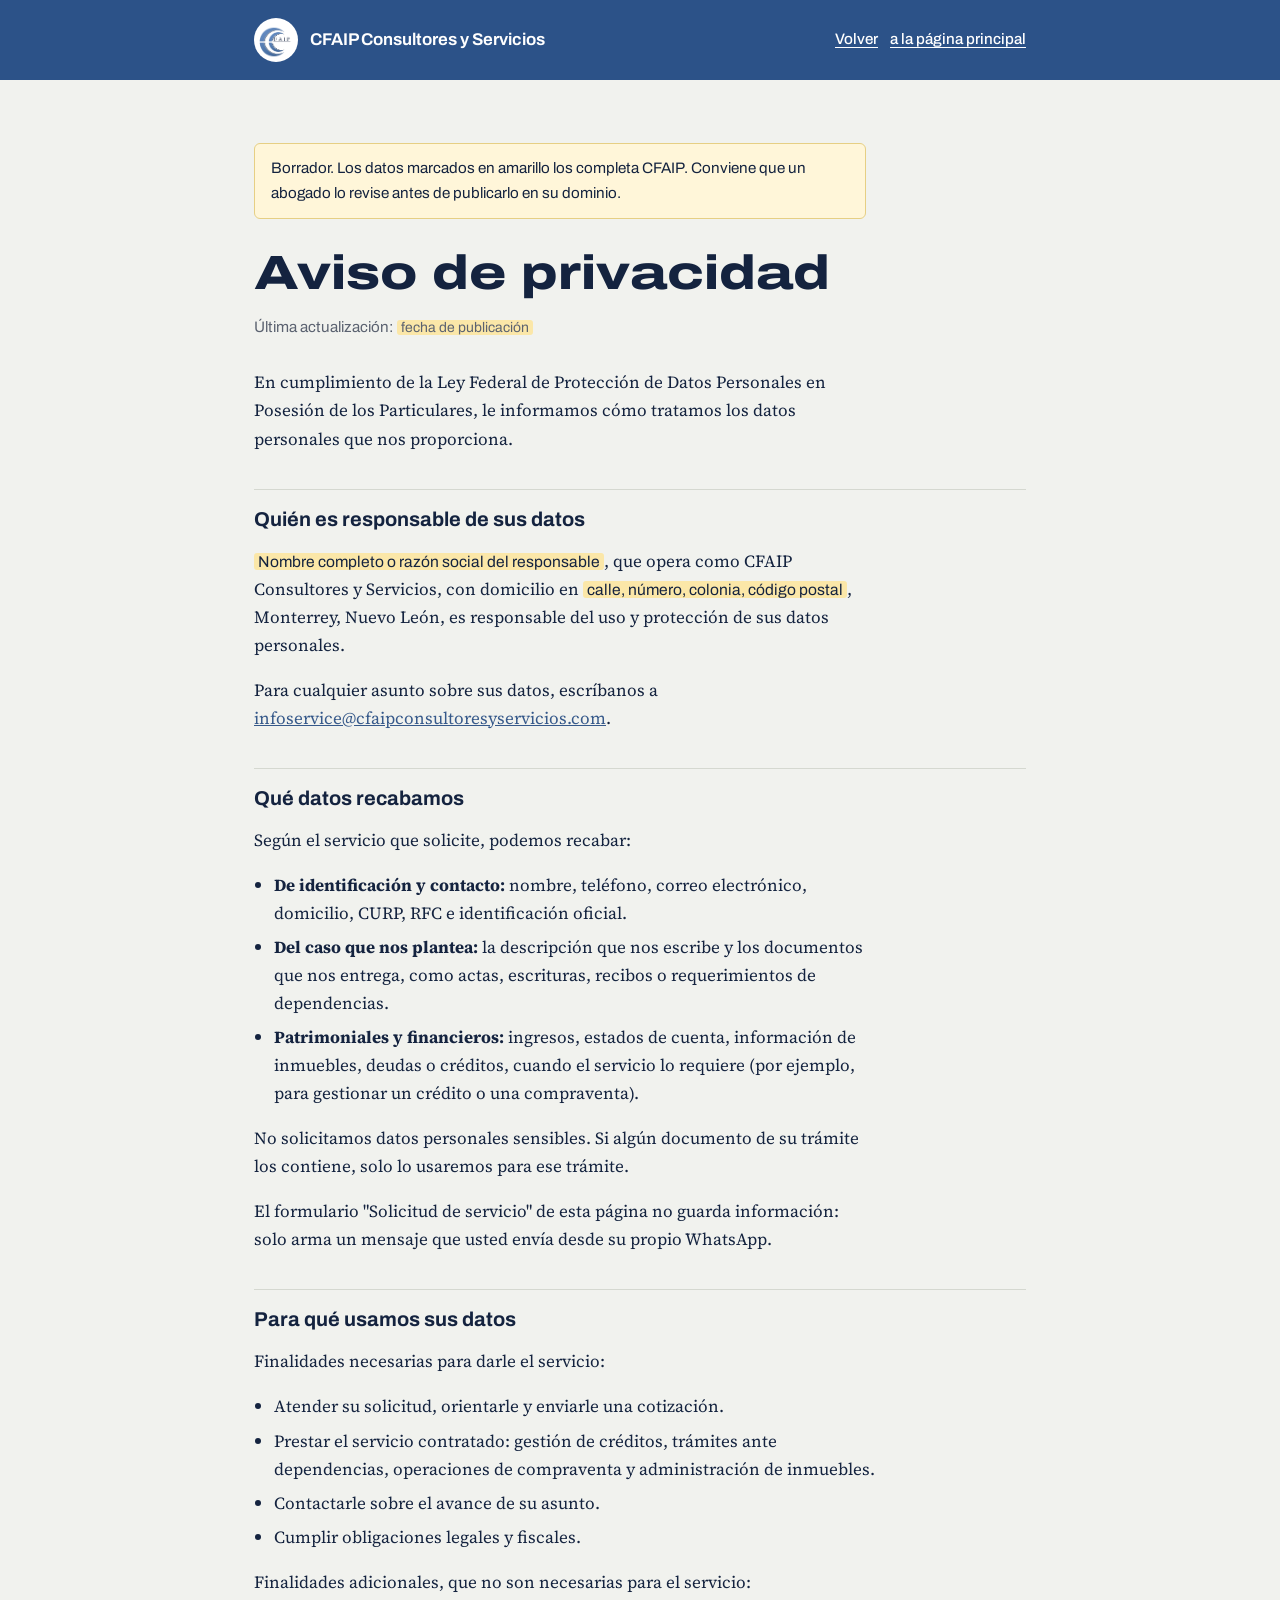
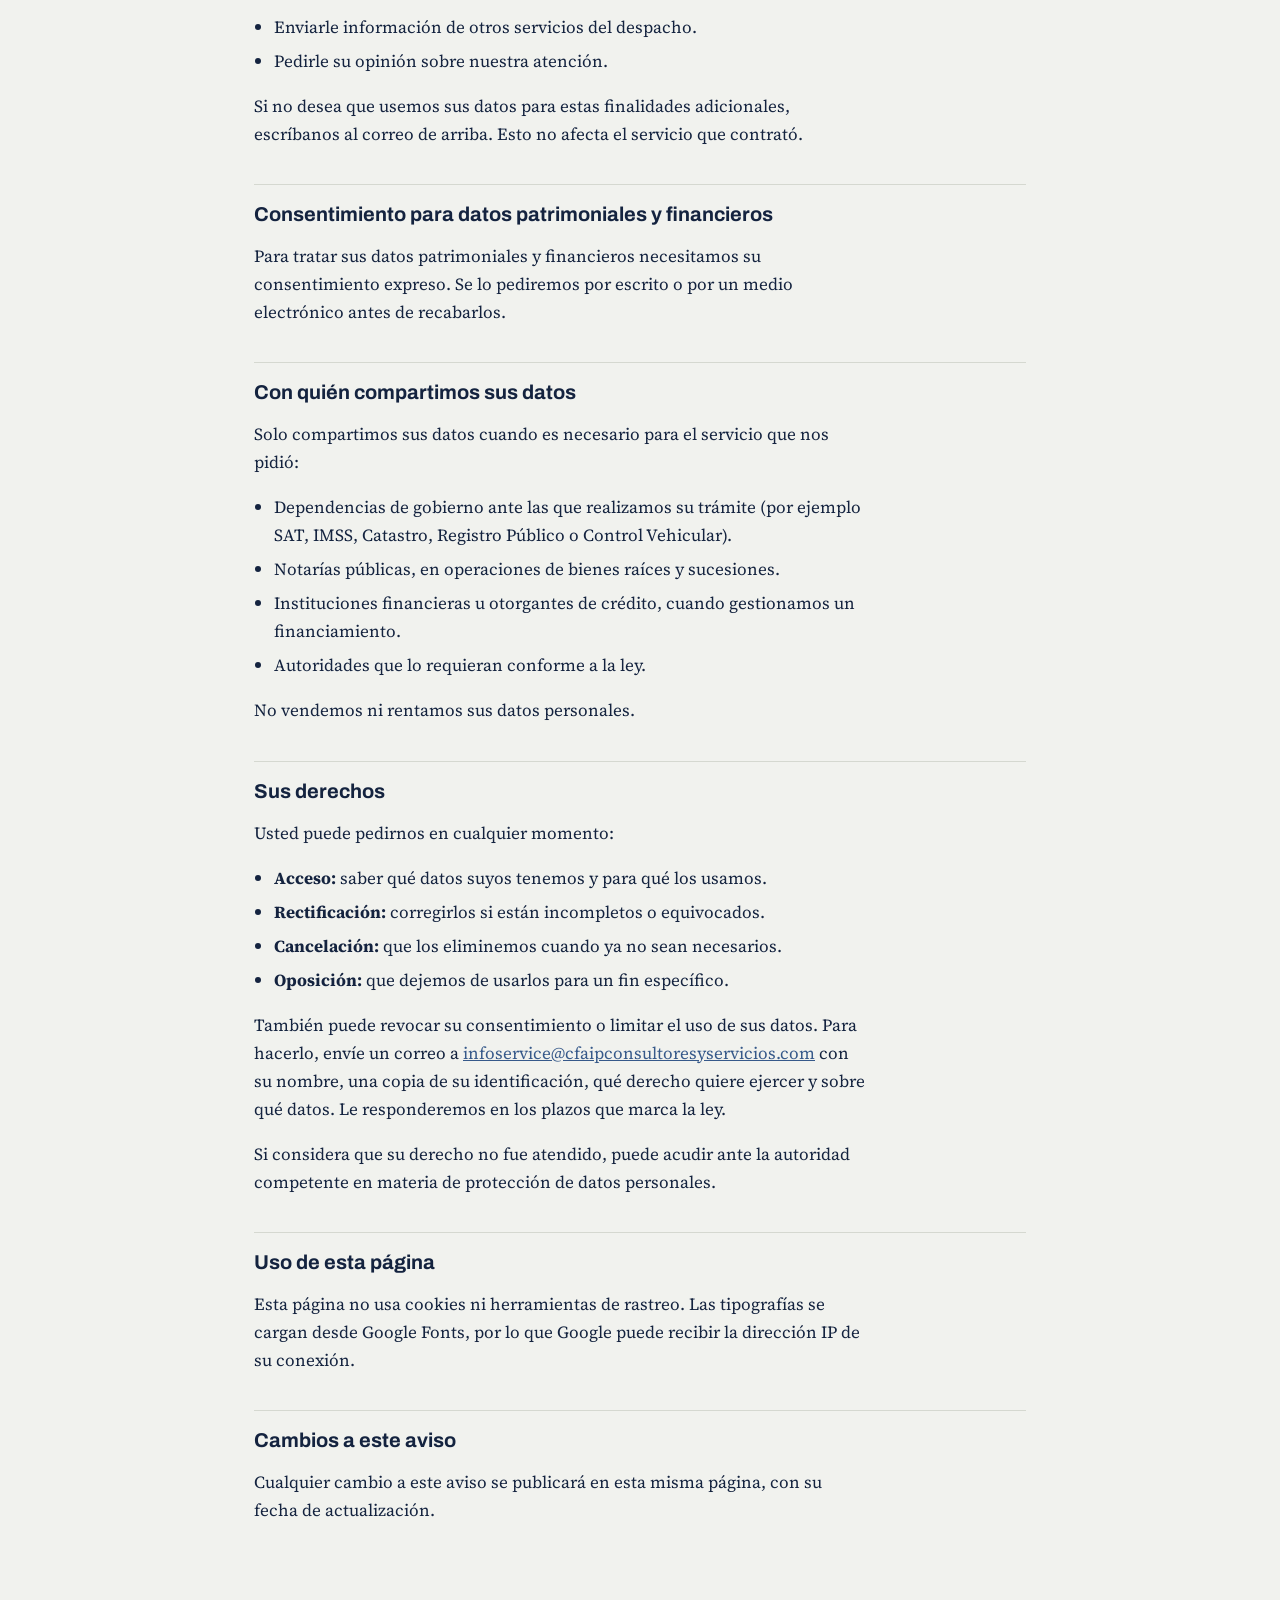
<file: aviso-de-privacidad.html>
<!doctype html>
<html lang="es-MX">
<head>
<meta charset="utf-8">
<meta name="viewport" content="width=device-width, initial-scale=1">
<title>Aviso de privacidad | CFAIP Consultores y Servicios</title>
<meta name="description" content="Aviso de privacidad de CFAIP Consultores y Servicios: qué datos personales recabamos, para qué los usamos y cómo ejercer sus derechos.">
<link rel="canonical" href="https://cfaipconsultoresyservicios.com/aviso-de-privacidad.html">
<meta name="theme-color" content="#2C5288">
<link rel="icon" href="img/logo.png">
<link rel="preconnect" href="https://fonts.googleapis.com">
<link rel="preconnect" href="https://fonts.gstatic.com" crossorigin>
<link href="https://fonts.googleapis.com/css2?family=Archivo:wdth,wght@100..125,400..800&family=Source+Serif+4:opsz,wght@8..60,400..600&display=swap" rel="stylesheet">
<style>
:root{--tinta:#14233F;--acero:#4C74A8;--acero-osc:#36598A;--papel:#F1F2EE;--gris:#5B6270;--linea:#D5D8D0}
*{box-sizing:border-box}
body{margin:0;background:var(--papel);color:var(--tinta);font-family:"Source Serif 4",Georgia,serif;font-size:1.0625rem;line-height:1.65}
a{color:var(--acero-osc);overflow-wrap:anywhere}
:focus-visible{outline:3px solid var(--acero);outline-offset:3px}
.barra{background:#2C5288;color:#fff}
.barra div{max-width:820px;margin:0 auto;padding:18px 24px;display:flex;align-items:center;justify-content:space-between;gap:16px}
.barra a{color:#fff;font-family:"Archivo",sans-serif;font-weight:650;text-decoration:none;display:flex;align-items:center;gap:12px}
.barra img{width:44px;height:44px;background:#fff;border-radius:50%;padding:7px 5px 3px}
.barra .volver{font-weight:500;font-size:.95rem;text-decoration:underline;text-underline-offset:3px}
main{max-width:820px;margin:0 auto;padding:48px 24px 80px}
h1,h2{font-family:"Archivo",sans-serif;line-height:1.1;margin:0}
h1{font-stretch:125%;font-weight:800;font-size:clamp(2rem,6vw,3rem);margin-bottom:10px}
h2{font-size:1.25rem;font-weight:700;margin:36px 0 10px;padding-top:18px;border-top:1px solid var(--linea)}
p,li{max-width:68ch}
ul{padding-left:1.2em}
li{margin-bottom:6px}
.fecha{font-family:"Archivo",sans-serif;color:var(--gris);font-size:.95rem;margin-bottom:28px}
.pendiente{background:#FBE7A8;border-radius:3px;padding:0 4px;font-family:"Archivo",sans-serif;font-size:.92em}
.borrador{font-family:"Archivo",sans-serif;font-size:.95rem;background:#FFF6D9;border:1px solid #E6CF84;border-radius:6px;padding:12px 16px;margin-bottom:28px}
@media (max-width:560px){main{padding:32px 16px 64px}.barra div{padding:14px 16px}.barra .volver span{display:none}}
</style>
</head>
<body>
<header class="barra"><div>
  <a href="./"><img src="img/logo.png" alt="">CFAIP Consultores y Servicios</a>
  <a class="volver" href="./">Volver<span> a la página principal</span></a>
</div></header>

<main>
  <p class="borrador">Borrador. Los datos marcados en amarillo los completa CFAIP. Conviene que un abogado lo revise antes de publicarlo en su dominio.</p>

  <h1>Aviso de privacidad</h1>
  <p class="fecha">Última actualización: <span class="pendiente">fecha de publicación</span></p>

  <p>En cumplimiento de la Ley Federal de Protección de Datos Personales en Posesión de los Particulares, le informamos cómo tratamos los datos personales que nos proporciona.</p>

  <h2>Quién es responsable de sus datos</h2>
  <p><span class="pendiente">Nombre completo o razón social del responsable</span>, que opera como CFAIP Consultores y Servicios, con domicilio en <span class="pendiente">calle, número, colonia, código postal</span>, Monterrey, Nuevo León, es responsable del uso y protección de sus datos personales.</p>
  <p>Para cualquier asunto sobre sus datos, escríbanos a <a href="mailto:infoservice@cfaipconsultoresyservicios.com">infoservice@cfaipconsultoresyservicios.com</a>.</p>

  <h2>Qué datos recabamos</h2>
  <p>Según el servicio que solicite, podemos recabar:</p>
  <ul>
    <li><b>De identificación y contacto:</b> nombre, teléfono, correo electrónico, domicilio, CURP, RFC e identificación oficial.</li>
    <li><b>Del caso que nos plantea:</b> la descripción que nos escribe y los documentos que nos entrega, como actas, escrituras, recibos o requerimientos de dependencias.</li>
    <li><b>Patrimoniales y financieros:</b> ingresos, estados de cuenta, información de inmuebles, deudas o créditos, cuando el servicio lo requiere (por ejemplo, para gestionar un crédito o una compraventa).</li>
  </ul>
  <p>No solicitamos datos personales sensibles. Si algún documento de su trámite los contiene, solo lo usaremos para ese trámite.</p>
  <p>El formulario "Solicitud de servicio" de esta página no guarda información: solo arma un mensaje que usted envía desde su propio WhatsApp.</p>

  <h2>Para qué usamos sus datos</h2>
  <p>Finalidades necesarias para darle el servicio:</p>
  <ul>
    <li>Atender su solicitud, orientarle y enviarle una cotización.</li>
    <li>Prestar el servicio contratado: gestión de créditos, trámites ante dependencias, operaciones de compraventa y administración de inmuebles.</li>
    <li>Contactarle sobre el avance de su asunto.</li>
    <li>Cumplir obligaciones legales y fiscales.</li>
  </ul>
  <p>Finalidades adicionales, que no son necesarias para el servicio:</p>
  <ul>
    <li>Enviarle información de otros servicios del despacho.</li>
    <li>Pedirle su opinión sobre nuestra atención.</li>
  </ul>
  <p>Si no desea que usemos sus datos para estas finalidades adicionales, escríbanos al correo de arriba. Esto no afecta el servicio que contrató.</p>

  <h2>Consentimiento para datos patrimoniales y financieros</h2>
  <p>Para tratar sus datos patrimoniales y financieros necesitamos su consentimiento expreso. Se lo pediremos por escrito o por un medio electrónico antes de recabarlos.</p>

  <h2>Con quién compartimos sus datos</h2>
  <p>Solo compartimos sus datos cuando es necesario para el servicio que nos pidió:</p>
  <ul>
    <li>Dependencias de gobierno ante las que realizamos su trámite (por ejemplo SAT, IMSS, Catastro, Registro Público o Control Vehicular).</li>
    <li>Notarías públicas, en operaciones de bienes raíces y sucesiones.</li>
    <li>Instituciones financieras u otorgantes de crédito, cuando gestionamos un financiamiento.</li>
    <li>Autoridades que lo requieran conforme a la ley.</li>
  </ul>
  <p>No vendemos ni rentamos sus datos personales.</p>

  <h2>Sus derechos</h2>
  <p>Usted puede pedirnos en cualquier momento:</p>
  <ul>
    <li><b>Acceso:</b> saber qué datos suyos tenemos y para qué los usamos.</li>
    <li><b>Rectificación:</b> corregirlos si están incompletos o equivocados.</li>
    <li><b>Cancelación:</b> que los eliminemos cuando ya no sean necesarios.</li>
    <li><b>Oposición:</b> que dejemos de usarlos para un fin específico.</li>
  </ul>
  <p>También puede revocar su consentimiento o limitar el uso de sus datos. Para hacerlo, envíe un correo a <a href="mailto:infoservice@cfaipconsultoresyservicios.com">infoservice@cfaipconsultoresyservicios.com</a> con su nombre, una copia de su identificación, qué derecho quiere ejercer y sobre qué datos. Le responderemos en los plazos que marca la ley.</p>
  <p>Si considera que su derecho no fue atendido, puede acudir ante la autoridad competente en materia de protección de datos personales.</p>

  <h2>Uso de esta página</h2>
  <p>Esta página no usa cookies ni herramientas de rastreo. Las tipografías se cargan desde Google Fonts, por lo que Google puede recibir la dirección IP de su conexión.</p>

  <h2>Cambios a este aviso</h2>
  <p>Cualquier cambio a este aviso se publicará en esta misma página, con su fecha de actualización.</p>
</main>
</body>
</html>
</file>
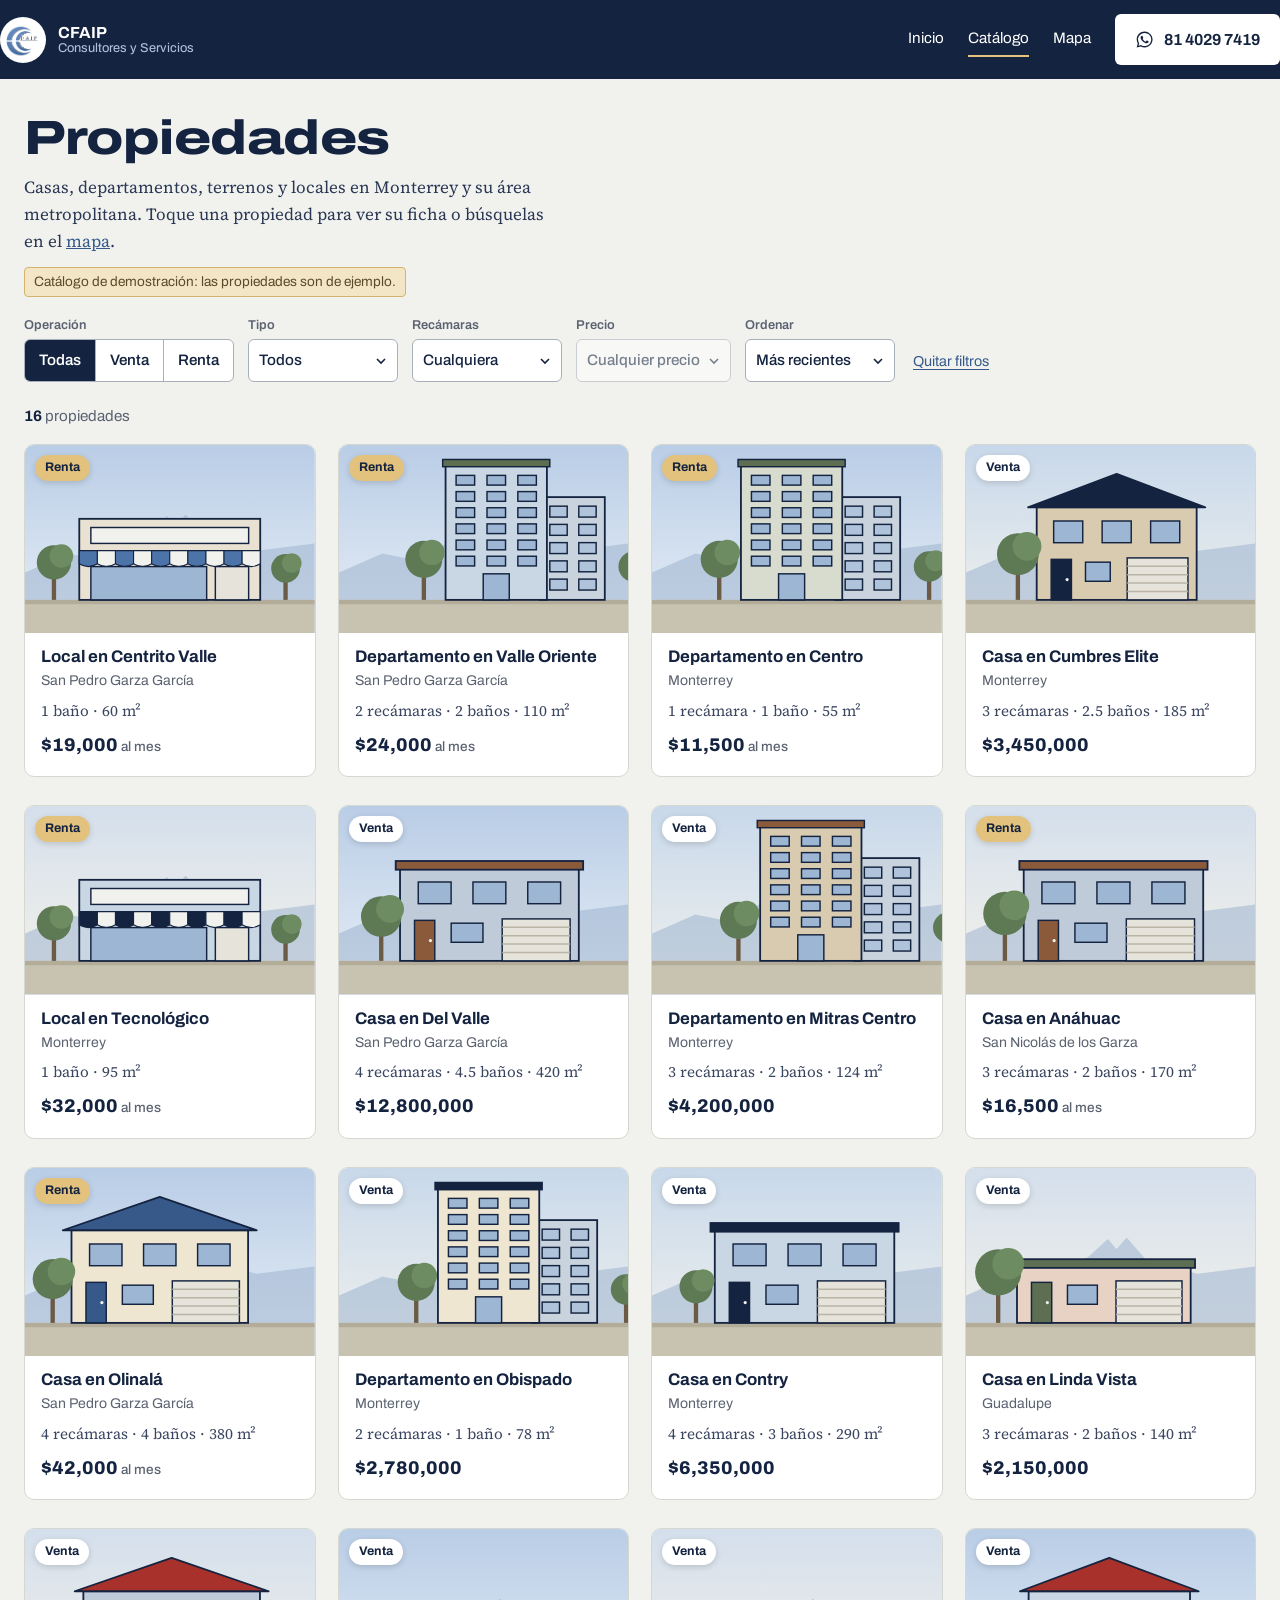
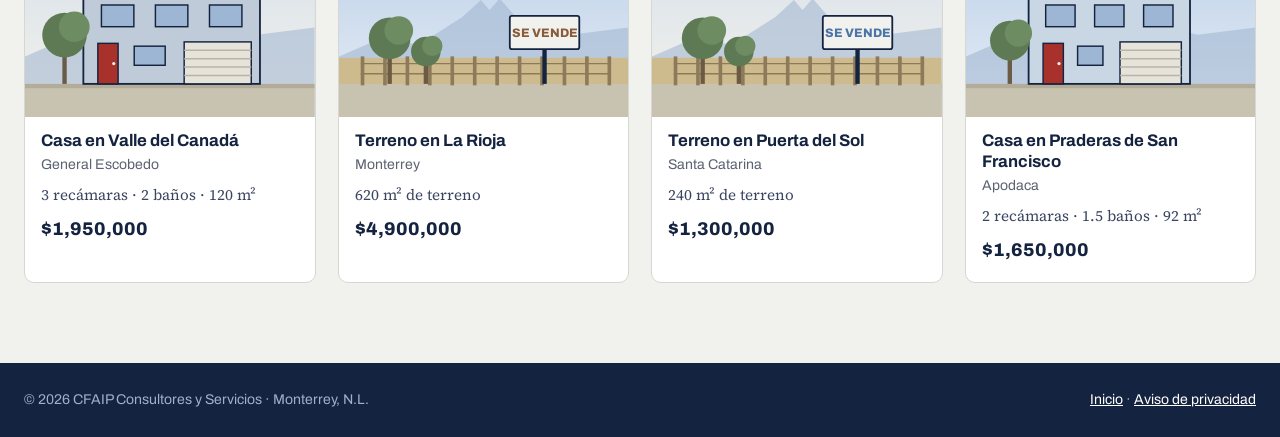
<file: propiedades.html>
<!doctype html>
<html lang="es-MX">
<head>
<meta charset="utf-8">
<meta name="viewport" content="width=device-width, initial-scale=1">
<title>Propiedades en venta y renta en Monterrey | CFAIP Consultores y Servicios</title>
<meta name="description" content="Catálogo de casas, departamentos, terrenos y locales en venta y renta en Monterrey y su área metropolitana. Pregunte por cualquier propiedad por WhatsApp.">
<link rel="canonical" href="https://draguz-web.github.io/cfaip-web/propiedades.html">
<meta name="theme-color" content="#14233F">
<link rel="icon" href="img/logo.png">
<meta property="og:type" content="website">
<meta property="og:locale" content="es_MX">
<meta property="og:title" content="Propiedades en Monterrey · CFAIP">
<meta property="og:description" content="Casas, departamentos, terrenos y locales en venta y renta.">
<meta property="og:image" content="https://draguz-web.github.io/cfaip-web/img/compartir.png">
<link rel="preconnect" href="https://fonts.googleapis.com">
<link rel="preconnect" href="https://fonts.gstatic.com" crossorigin>
<link href="https://fonts.googleapis.com/css2?family=Archivo:wdth,wght@100..125,400..800&family=Source+Serif+4:ital,opsz,wght@0,8..60,400..600;1,8..60,400&display=swap" rel="stylesheet">
<link rel="stylesheet" href="recursos/propiedades.css">
</head>
<body>

<svg width="0" height="0" style="position:absolute" aria-hidden="true">
  <symbol id="wa" viewBox="0 0 24 24"><path fill="currentColor" d="M12.04 2C6.58 2 2.13 6.45 2.13 11.91c0 1.75.46 3.45 1.32 4.95L2.05 22l5.25-1.38a9.9 9.9 0 0 0 4.74 1.21h.01c5.46 0 9.91-4.45 9.91-9.91 0-2.65-1.03-5.14-2.9-7.01A9.82 9.82 0 0 0 12.04 2Zm0 18.15h-.01a8.23 8.23 0 0 1-4.2-1.15l-.3-.18-3.12.82.83-3.04-.2-.31a8.2 8.2 0 0 1-1.26-4.38c0-4.54 3.7-8.24 8.25-8.24 2.2 0 4.27.86 5.83 2.42a8.18 8.18 0 0 1 2.41 5.83c0 4.54-3.7 8.23-8.23 8.23Zm4.52-6.16c-.25-.12-1.47-.72-1.69-.81-.23-.08-.39-.12-.56.13-.17.25-.64.81-.78.97-.14.17-.29.19-.54.06-.25-.12-1.05-.39-1.99-1.23-.74-.66-1.23-1.47-1.38-1.72-.14-.25-.02-.38.11-.51.11-.11.25-.29.37-.43.13-.15.17-.25.25-.42.08-.17.04-.31-.02-.43-.06-.12-.56-1.34-.76-1.84-.2-.48-.41-.42-.56-.43h-.48a.92.92 0 0 0-.66.31c-.23.25-.87.85-.87 2.07 0 1.22.89 2.4 1.02 2.57.12.17 1.75 2.67 4.23 3.74.59.26 1.05.41 1.41.52.59.19 1.13.16 1.56.1.48-.07 1.47-.6 1.67-1.18.21-.58.21-1.07.14-1.18-.06-.1-.22-.16-.47-.28Z"/></symbol>
</svg>

<header class="cabecera">
  <div class="contenedor barra">
    <a class="marca" href="index.html" aria-label="CFAIP Consultores y Servicios, inicio">
      <img src="img/logo.png" alt="" width="46" height="46">
      <span>CFAIP<small>Consultores y Servicios</small></span>
    </a>
    <nav aria-label="Principal">
      <a class="ocultar-movil" href="index.html">Inicio</a>
      <a href="propiedades.html" aria-current="page">Catálogo</a>
      <a href="mapa.html" data-conservar-filtros>Mapa</a>
      <a class="boton claro" href="https://wa.me/528140297419" target="_blank" rel="noopener"><svg aria-hidden="true"><use href="#wa"/></svg><span>81 4029 7419</span></a>
    </nav>
  </div>
</header>

<main class="contenedor">
  <div class="titular">
    <h1>Propiedades</h1>
    <p>Casas, departamentos, terrenos y locales en Monterrey y su área metropolitana. Toque una propiedad para ver su ficha o búsquelas en el <a href="mapa.html" data-conservar-filtros>mapa</a>.</p>
    <span class="aviso-demo">Catálogo de demostración: las propiedades son de ejemplo.</span>
  </div>

  <form class="filtros" id="filtros" aria-label="Filtrar propiedades">
    <fieldset>
      <legend>Operación</legend>
      <div class="segmentos">
        <label><input type="radio" name="operacion" value="" checked>Todas</label>
        <label><input type="radio" name="operacion" value="venta">Venta</label>
        <label><input type="radio" name="operacion" value="renta">Renta</label>
      </div>
    </fieldset>
    <label>Tipo
      <select name="tipo">
        <option value="">Todos</option>
        <option>Casa</option><option>Departamento</option><option>Terreno</option><option>Local</option>
      </select>
    </label>
    <label>Recámaras
      <select name="recamaras">
        <option value="">Cualquiera</option>
        <option value="1">1 o más</option><option value="2">2 o más</option><option value="3">3 o más</option><option value="4">4 o más</option>
      </select>
    </label>
    <label>Precio
      <select name="precio"></select>
    </label>
    <label>Ordenar
      <select name="orden" data-defecto="recientes">
        <option value="recientes">Más recientes</option>
        <option value="precio-asc">Menor precio</option>
        <option value="precio-desc">Mayor precio</option>
        <option value="tamano">Más grandes</option>
      </select>
    </label>
    <button class="limpiar" type="reset">Quitar filtros</button>
  </form>

  <p class="conteo" id="conteo" aria-live="polite" style="margin:22px 0 16px"></p>
  <div class="rejilla" id="rejilla"></div>
  <div style="height:80px"></div>
</main>

<footer class="pie">
  <div class="contenedor">
    <span>© <span id="anio"></span> CFAIP Consultores y Servicios · Monterrey, N.L.</span>
    <span><a href="index.html">Inicio</a> · <a href="aviso-de-privacidad.html">Aviso de privacidad</a></span>
  </div>
</footer>

<a class="flotante" href="https://wa.me/528140297419" target="_blank" rel="noopener" aria-label="Escribir por WhatsApp"><svg aria-hidden="true"><use href="#wa"/></svg></a>

<script src="recursos/propiedades-datos.js"></script>
<script src="recursos/propiedades.js"></script>
<script>
(function(){
  const P = window.Propiedades;
  const form = document.getElementById('filtros');
  const rejilla = document.getElementById('rejilla');
  const conteo = document.getElementById('conteo');

  function pintar(){
    const r = P.filtrar(form);
    conteo.innerHTML = r.length === 1 ? '<b>1</b> propiedad' : `<b>${r.length}</b> propiedades`;
    rejilla.innerHTML = r.length ? r.map(P.tarjeta).join('')
      : '<p class="vacio">No hay propiedades con esos filtros. Pruebe quitando alguno.</p>';
  }

  P.leerFiltros(form);
  form.addEventListener('change', e => {
    if (e.target.name === 'operacion') P.opcionesPrecio(form);
    P.guardarFiltros(form); pintar();
  });
  form.addEventListener('reset', () => setTimeout(() => { P.opcionesPrecio(form); P.guardarFiltros(form); pintar(); }));
  rejilla.addEventListener('click', e => {
    const b = e.target.closest('[data-abrir]');
    if (b) P.abrirFicha(b.dataset.abrir);
  });
  P.guardarFiltros(form);
  pintar();

  // Abrir la ficha si la dirección trae la clave (por ejemplo propiedades.html#CF-101)
  if (location.hash) P.abrirFicha(decodeURIComponent(location.hash.slice(1)));
})();
</script>
</body>
</html>
</file>
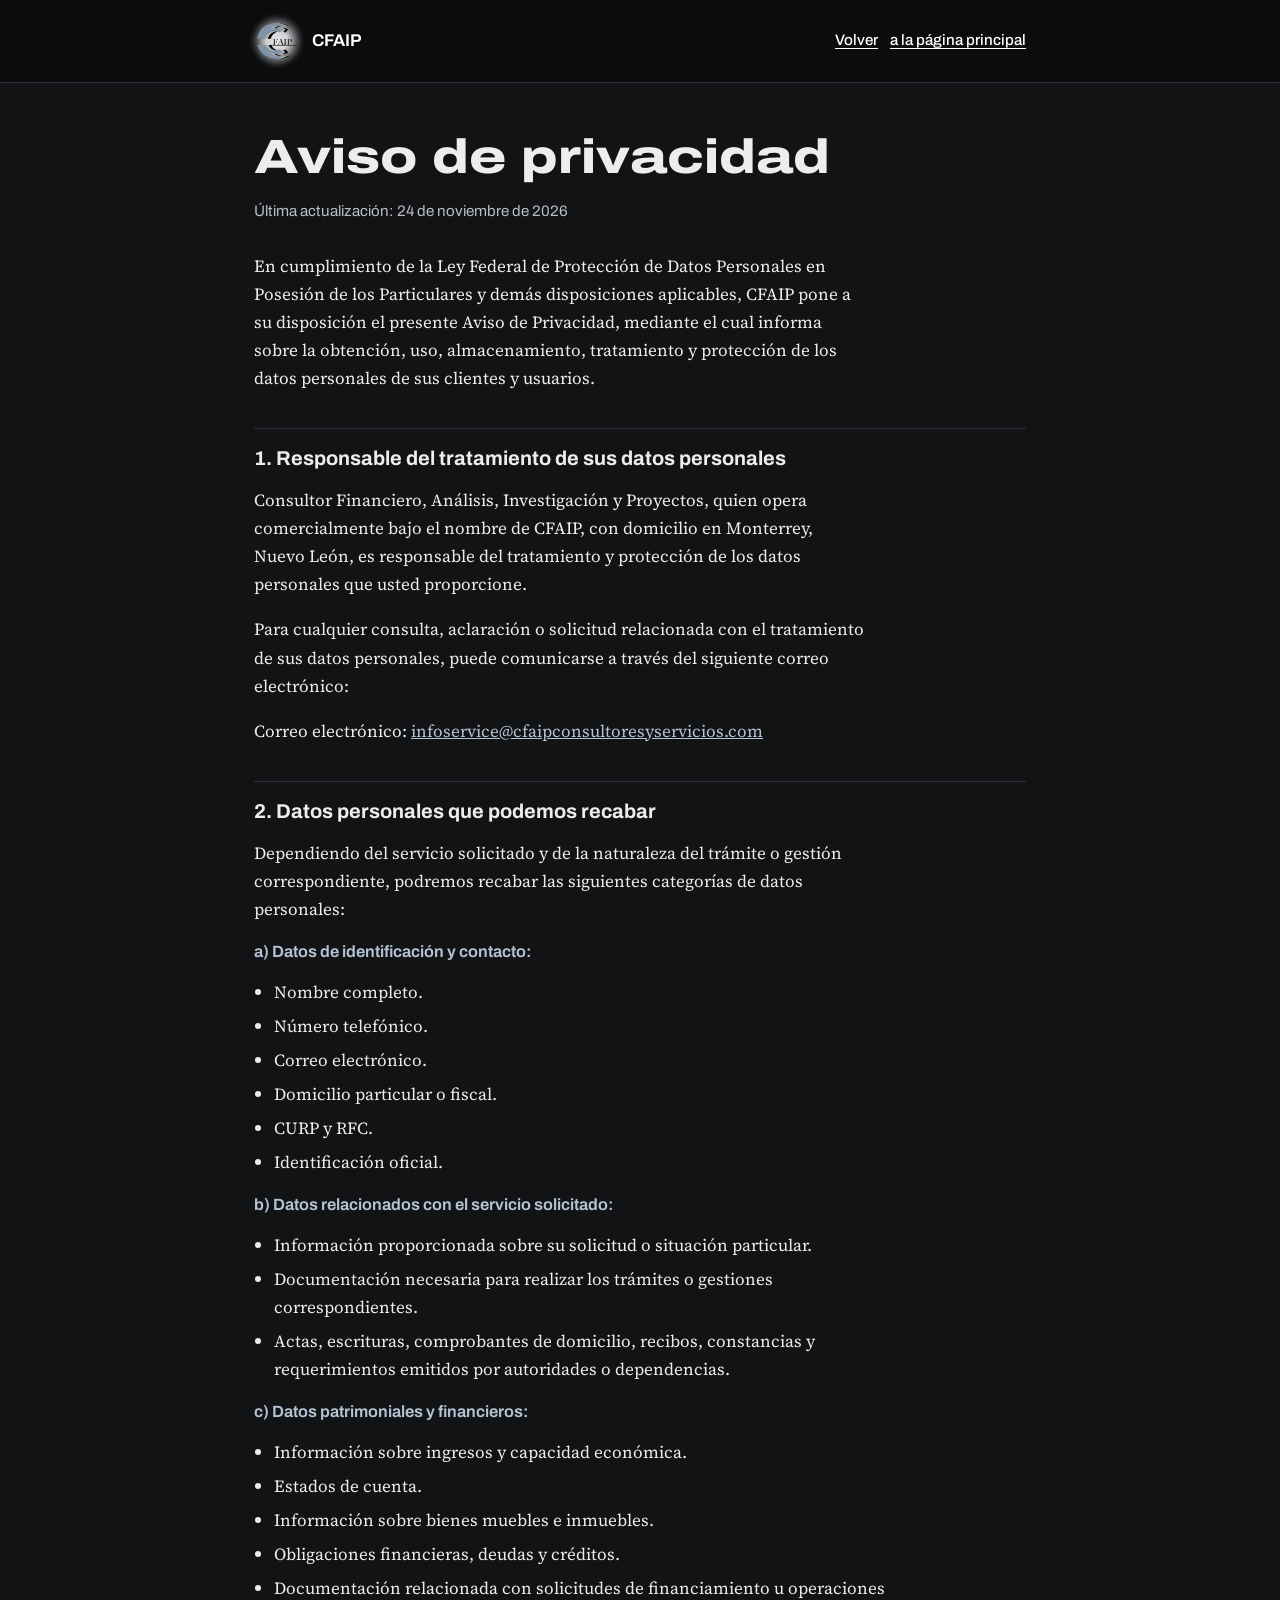
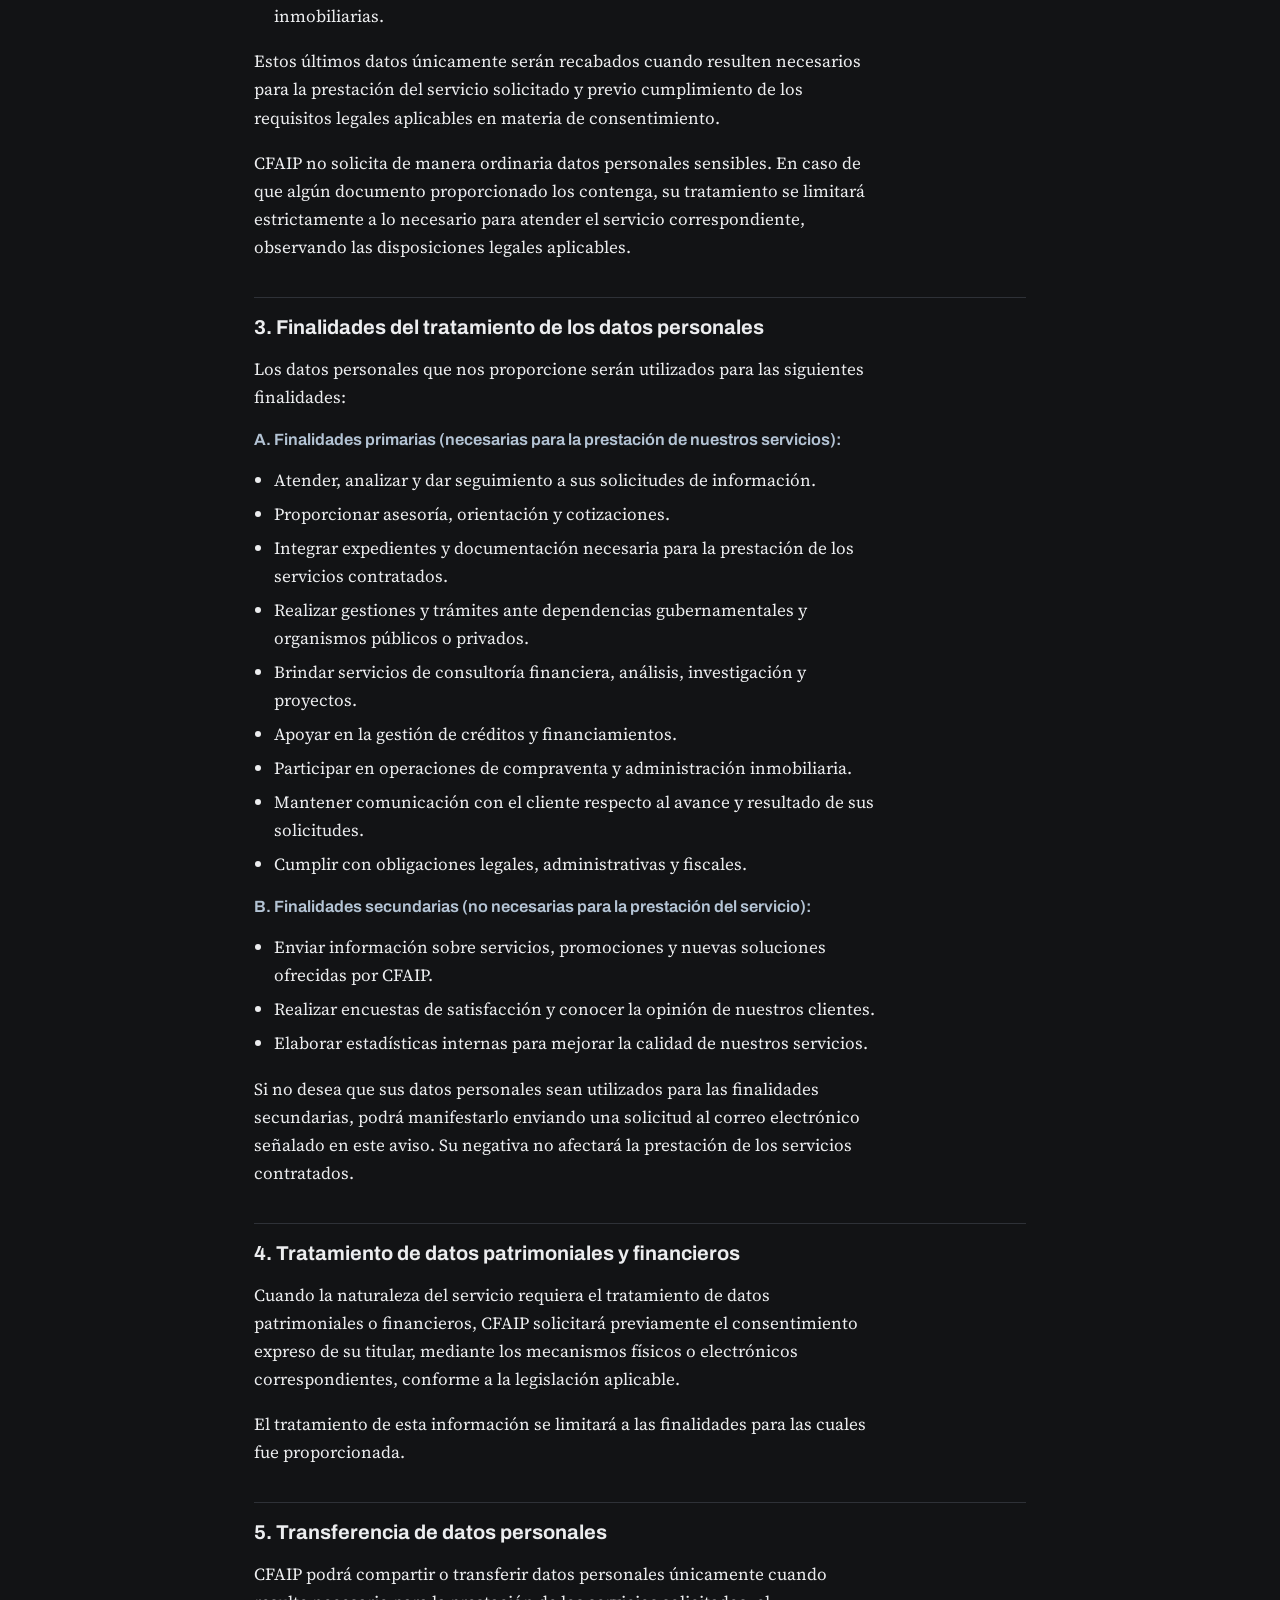
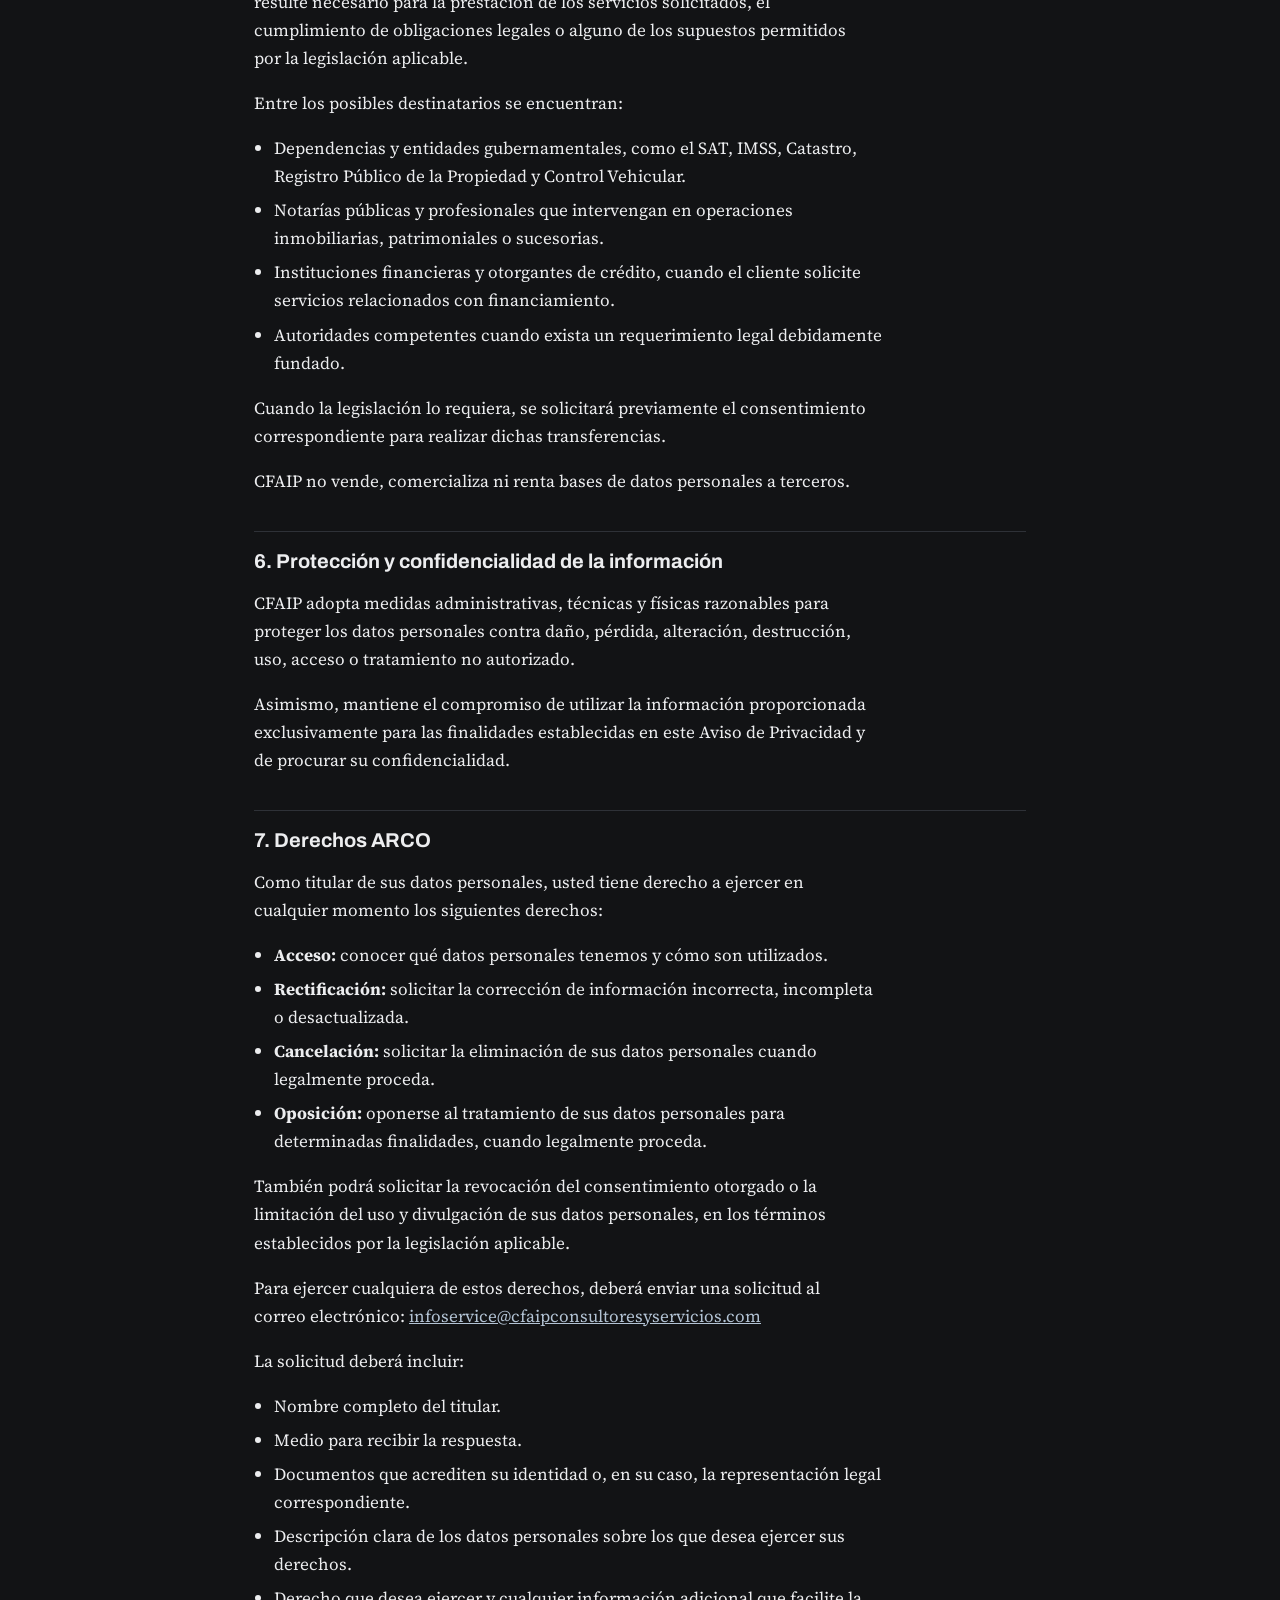
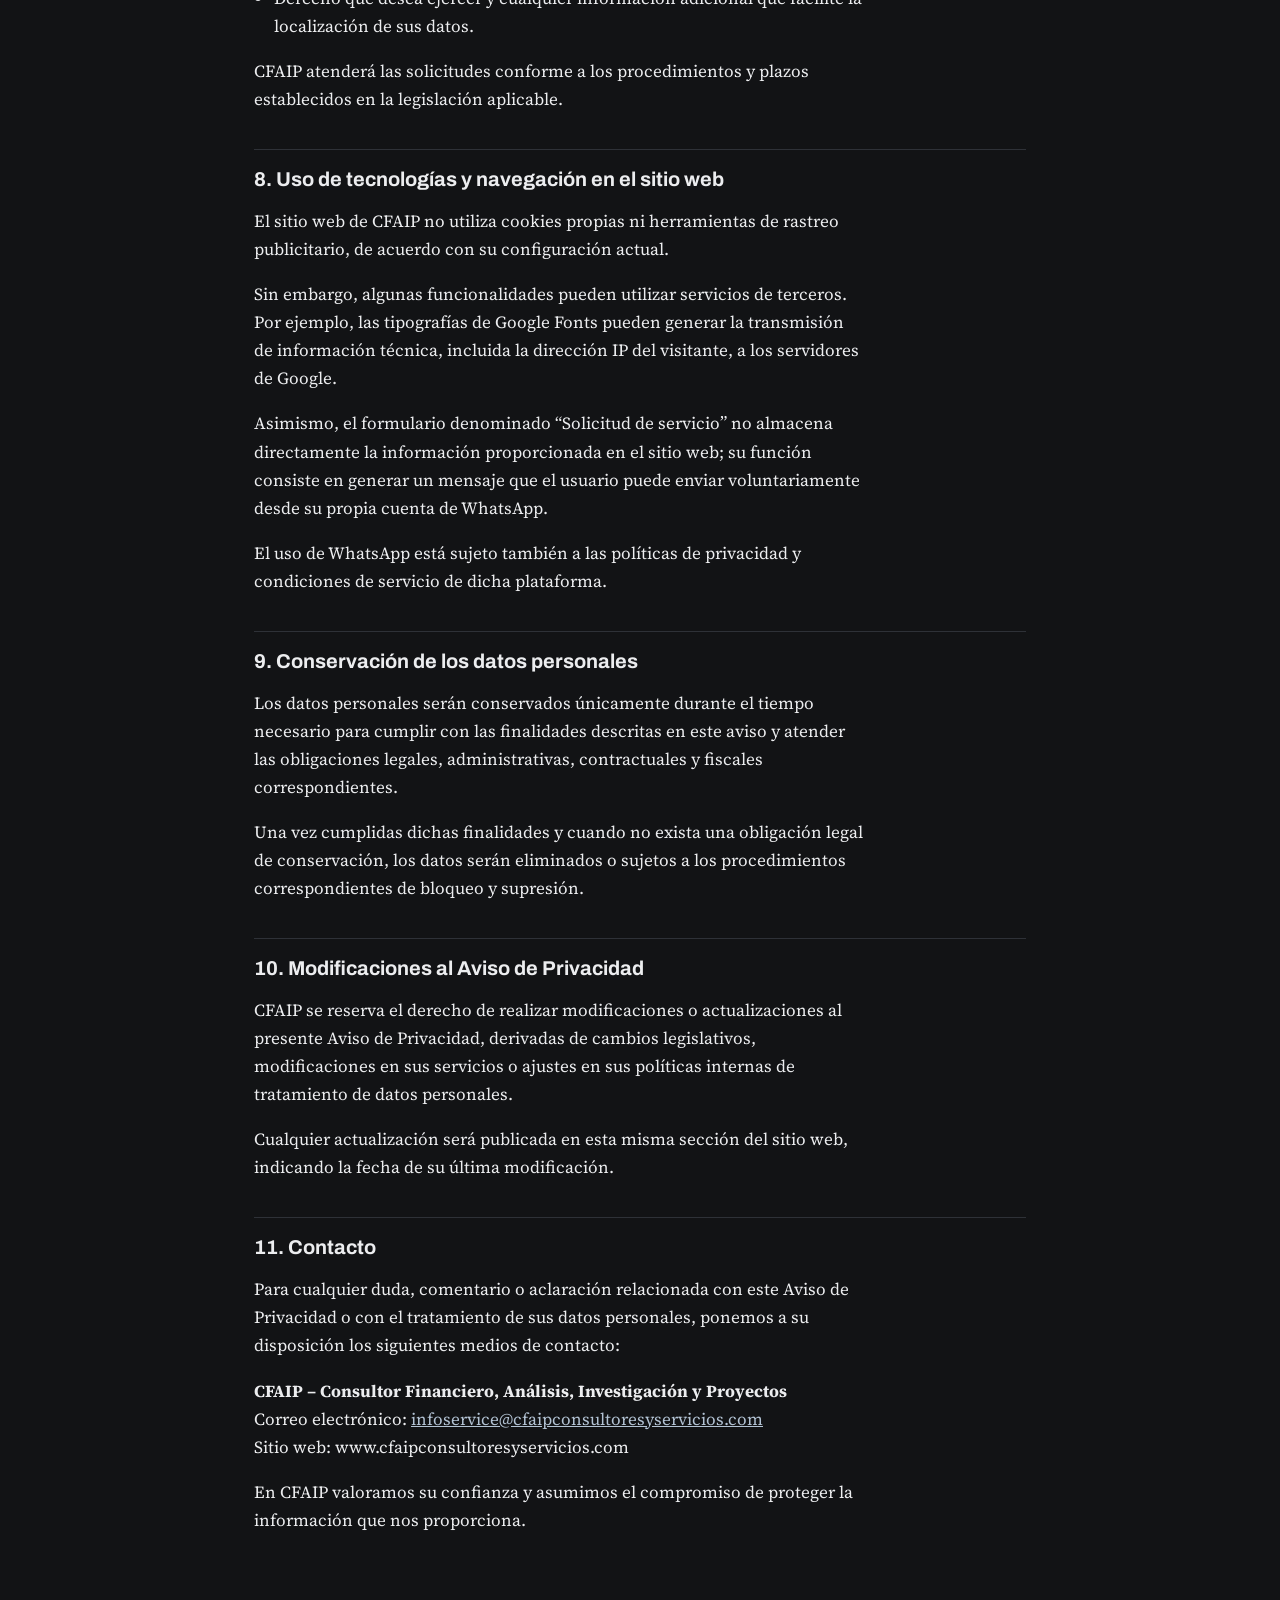
<file: vista-previa/aviso-de-privacidad.html>
<!doctype html>
<html lang="es-MX">
<head>
<meta charset="utf-8">
<meta name="robots" content="noindex, nofollow">
<meta name="viewport" content="width=device-width, initial-scale=1">
<title>Aviso de privacidad | CFAIP</title>
<meta name="description" content="Aviso de privacidad de CFAIP: qué datos personales recabamos, para qué los usamos y cómo ejercer sus derechos.">
<link rel="canonical" href="https://draguz-web.github.io/cfaip-web/aviso-de-privacidad.html">
<meta name="theme-color" content="#53677D">
<link rel="icon" href="img/logo.svg" type="image/svg+xml">
<link rel="preconnect" href="https://fonts.googleapis.com">
<link rel="preconnect" href="https://fonts.gstatic.com" crossorigin>
<link href="https://fonts.googleapis.com/css2?family=Archivo:wdth,wght@100..125,400..800&family=Source+Serif+4:opsz,wght@8..60,400..600&display=swap" rel="stylesheet">
<style>
:root{--tinta:#ECEDEF;--acero:#8FA4BA;--acero-osc:#B3C3D4;--papel:#121315;--gris:#B9BDC4;--linea:#2E3137;color-scheme:dark}
*{box-sizing:border-box}
body{margin:0;background:var(--papel);color:var(--tinta);font-family:"Source Serif 4",Georgia,serif;font-size:1.0625rem;line-height:1.65}
a{color:var(--acero-osc);overflow-wrap:anywhere}
:focus-visible{outline:3px solid var(--acero);outline-offset:3px}
.barra{background:#0B0C0D;color:#fff;border-bottom:1px solid #2E3137}
.barra div{max-width:820px;margin:0 auto;padding:18px 24px;display:flex;align-items:center;justify-content:space-between;gap:16px}
.barra a{color:#fff;font-family:"Archivo",sans-serif;font-weight:650;text-decoration:none;display:flex;align-items:center;gap:12px}
.barra img{width:56px;height:56px;margin:-5px;background:radial-gradient(closest-side,rgba(244,245,247,.94) 0%,rgba(238,240,243,.86) 38%,rgba(228,231,235,.6) 56%,rgba(220,224,229,.28) 74%,rgba(220,224,229,.08) 88%,rgba(220,224,229,0) 100%);padding:7px;box-sizing:border-box}
.barra .volver{font-weight:500;font-size:.95rem;text-decoration:underline;text-underline-offset:3px}
main{max-width:820px;margin:0 auto;padding:48px 24px 80px}
h1,h2,h3{font-family:"Archivo",sans-serif;line-height:1.1;margin:0}
h1{font-stretch:125%;font-weight:800;font-size:clamp(2rem,6vw,3rem);margin-bottom:10px}
h2{font-size:1.25rem;font-weight:700;margin:36px 0 10px;padding-top:18px;border-top:1px solid var(--linea)}
p,li{max-width:68ch}
ul{padding-left:1.2em}
li{margin-bottom:6px}
h3{font-size:1.02rem;font-weight:650;margin:20px 0 6px;color:var(--acero-osc)}
.fecha{font-family:"Archivo",sans-serif;color:var(--gris);font-size:.95rem;margin-bottom:28px}
.pendiente{background:#FBE7A8;color:#1B1D21;border-radius:3px;padding:0 4px;font-family:"Archivo",sans-serif;font-size:.92em}
.borrador{font-family:"Archivo",sans-serif;font-size:.95rem;background:#2A2614;color:#F3E6C6;border:1px solid #6B5A2A;border-radius:6px;padding:12px 16px;margin-bottom:28px}
@media (max-width:560px){main{padding:32px 16px 64px}.barra div{padding:14px 16px}.barra .volver span{display:none}}
</style>
</head>
<body>
<header class="barra"><div>
  <a href="./"><img src="img/logo.svg" alt="">CFAIP</a>
  <a class="volver" href="./">Volver<span> a la página principal</span></a>
</div></header>

<main>
  <h1>Aviso de privacidad</h1>
  <p class="fecha">Última actualización: 24 de noviembre de 2026</p>

  <p>En cumplimiento de la Ley Federal de Protección de Datos Personales en Posesión de los Particulares y demás disposiciones aplicables, CFAIP pone a su disposición el presente Aviso de Privacidad, mediante el cual informa sobre la obtención, uso, almacenamiento, tratamiento y protección de los datos personales de sus clientes y usuarios.</p>

  <h2>1. Responsable del tratamiento de sus datos personales</h2>
  <p>Consultor Financiero, Análisis, Investigación y Proyectos, quien opera comercialmente bajo el nombre de CFAIP, con domicilio en Monterrey, Nuevo León, es responsable del tratamiento y protección de los datos personales que usted proporcione.</p>
  <p>Para cualquier consulta, aclaración o solicitud relacionada con el tratamiento de sus datos personales, puede comunicarse a través del siguiente correo electrónico:</p>
  <p>Correo electrónico: <a href="mailto:infoservice@cfaipconsultoresyservicios.com">infoservice@cfaipconsultoresyservicios.com</a></p>

  <h2>2. Datos personales que podemos recabar</h2>
  <p>Dependiendo del servicio solicitado y de la naturaleza del trámite o gestión correspondiente, podremos recabar las siguientes categorías de datos personales:</p>
  <h3>a) Datos de identificación y contacto:</h3>
  <ul>
    <li>Nombre completo.</li>
    <li>Número telefónico.</li>
    <li>Correo electrónico.</li>
    <li>Domicilio particular o fiscal.</li>
    <li>CURP y RFC.</li>
    <li>Identificación oficial.</li>
  </ul>
  <h3>b) Datos relacionados con el servicio solicitado:</h3>
  <ul>
    <li>Información proporcionada sobre su solicitud o situación particular.</li>
    <li>Documentación necesaria para realizar los trámites o gestiones correspondientes.</li>
    <li>Actas, escrituras, comprobantes de domicilio, recibos, constancias y requerimientos emitidos por autoridades o dependencias.</li>
  </ul>
  <h3>c) Datos patrimoniales y financieros:</h3>
  <ul>
    <li>Información sobre ingresos y capacidad económica.</li>
    <li>Estados de cuenta.</li>
    <li>Información sobre bienes muebles e inmuebles.</li>
    <li>Obligaciones financieras, deudas y créditos.</li>
    <li>Documentación relacionada con solicitudes de financiamiento u operaciones inmobiliarias.</li>
  </ul>
  <p>Estos últimos datos únicamente serán recabados cuando resulten necesarios para la prestación del servicio solicitado y previo cumplimiento de los requisitos legales aplicables en materia de consentimiento.</p>
  <p>CFAIP no solicita de manera ordinaria datos personales sensibles. En caso de que algún documento proporcionado los contenga, su tratamiento se limitará estrictamente a lo necesario para atender el servicio correspondiente, observando las disposiciones legales aplicables.</p>

  <h2>3. Finalidades del tratamiento de los datos personales</h2>
  <p>Los datos personales que nos proporcione serán utilizados para las siguientes finalidades:</p>
  <h3>A. Finalidades primarias (necesarias para la prestación de nuestros servicios):</h3>
  <ul>
    <li>Atender, analizar y dar seguimiento a sus solicitudes de información.</li>
    <li>Proporcionar asesoría, orientación y cotizaciones.</li>
    <li>Integrar expedientes y documentación necesaria para la prestación de los servicios contratados.</li>
    <li>Realizar gestiones y trámites ante dependencias gubernamentales y organismos públicos o privados.</li>
    <li>Brindar servicios de consultoría financiera, análisis, investigación y proyectos.</li>
    <li>Apoyar en la gestión de créditos y financiamientos.</li>
    <li>Participar en operaciones de compraventa y administración inmobiliaria.</li>
    <li>Mantener comunicación con el cliente respecto al avance y resultado de sus solicitudes.</li>
    <li>Cumplir con obligaciones legales, administrativas y fiscales.</li>
  </ul>
  <h3>B. Finalidades secundarias (no necesarias para la prestación del servicio):</h3>
  <ul>
    <li>Enviar información sobre servicios, promociones y nuevas soluciones ofrecidas por CFAIP.</li>
    <li>Realizar encuestas de satisfacción y conocer la opinión de nuestros clientes.</li>
    <li>Elaborar estadísticas internas para mejorar la calidad de nuestros servicios.</li>
  </ul>
  <p>Si no desea que sus datos personales sean utilizados para las finalidades secundarias, podrá manifestarlo enviando una solicitud al correo electrónico señalado en este aviso. Su negativa no afectará la prestación de los servicios contratados.</p>

  <h2>4. Tratamiento de datos patrimoniales y financieros</h2>
  <p>Cuando la naturaleza del servicio requiera el tratamiento de datos patrimoniales o financieros, CFAIP solicitará previamente el consentimiento expreso de su titular, mediante los mecanismos físicos o electrónicos correspondientes, conforme a la legislación aplicable.</p>
  <p>El tratamiento de esta información se limitará a las finalidades para las cuales fue proporcionada.</p>

  <h2>5. Transferencia de datos personales</h2>
  <p>CFAIP podrá compartir o transferir datos personales únicamente cuando resulte necesario para la prestación de los servicios solicitados, el cumplimiento de obligaciones legales o alguno de los supuestos permitidos por la legislación aplicable.</p>
  <p>Entre los posibles destinatarios se encuentran:</p>
  <ul>
    <li>Dependencias y entidades gubernamentales, como el SAT, IMSS, Catastro, Registro Público de la Propiedad y Control Vehicular.</li>
    <li>Notarías públicas y profesionales que intervengan en operaciones inmobiliarias, patrimoniales o sucesorias.</li>
    <li>Instituciones financieras y otorgantes de crédito, cuando el cliente solicite servicios relacionados con financiamiento.</li>
    <li>Autoridades competentes cuando exista un requerimiento legal debidamente fundado.</li>
  </ul>
  <p>Cuando la legislación lo requiera, se solicitará previamente el consentimiento correspondiente para realizar dichas transferencias.</p>
  <p>CFAIP no vende, comercializa ni renta bases de datos personales a terceros.</p>

  <h2>6. Protección y confidencialidad de la información</h2>
  <p>CFAIP adopta medidas administrativas, técnicas y físicas razonables para proteger los datos personales contra daño, pérdida, alteración, destrucción, uso, acceso o tratamiento no autorizado.</p>
  <p>Asimismo, mantiene el compromiso de utilizar la información proporcionada exclusivamente para las finalidades establecidas en este Aviso de Privacidad y de procurar su confidencialidad.</p>

  <h2>7. Derechos ARCO</h2>
  <p>Como titular de sus datos personales, usted tiene derecho a ejercer en cualquier momento los siguientes derechos:</p>
  <ul>
    <li><strong>Acceso:</strong> conocer qué datos personales tenemos y cómo son utilizados.</li>
    <li><strong>Rectificación:</strong> solicitar la corrección de información incorrecta, incompleta o desactualizada.</li>
    <li><strong>Cancelación:</strong> solicitar la eliminación de sus datos personales cuando legalmente proceda.</li>
    <li><strong>Oposición:</strong> oponerse al tratamiento de sus datos personales para determinadas finalidades, cuando legalmente proceda.</li>
  </ul>
  <p>También podrá solicitar la revocación del consentimiento otorgado o la limitación del uso y divulgación de sus datos personales, en los términos establecidos por la legislación aplicable.</p>
  <p>Para ejercer cualquiera de estos derechos, deberá enviar una solicitud al correo electrónico: <a href="mailto:infoservice@cfaipconsultoresyservicios.com">infoservice@cfaipconsultoresyservicios.com</a></p>
  <p>La solicitud deberá incluir:</p>
  <ul>
    <li>Nombre completo del titular.</li>
    <li>Medio para recibir la respuesta.</li>
    <li>Documentos que acrediten su identidad o, en su caso, la representación legal correspondiente.</li>
    <li>Descripción clara de los datos personales sobre los que desea ejercer sus derechos.</li>
    <li>Derecho que desea ejercer y cualquier información adicional que facilite la localización de sus datos.</li>
  </ul>
  <p>CFAIP atenderá las solicitudes conforme a los procedimientos y plazos establecidos en la legislación aplicable.</p>

  <h2>8. Uso de tecnologías y navegación en el sitio web</h2>
  <p>El sitio web de CFAIP no utiliza cookies propias ni herramientas de rastreo publicitario, de acuerdo con su configuración actual.</p>
  <p>Sin embargo, algunas funcionalidades pueden utilizar servicios de terceros. Por ejemplo, las tipografías de Google Fonts pueden generar la transmisión de información técnica, incluida la dirección IP del visitante, a los servidores de Google.</p>
  <p>Asimismo, el formulario denominado “Solicitud de servicio” no almacena directamente la información proporcionada en el sitio web; su función consiste en generar un mensaje que el usuario puede enviar voluntariamente desde su propia cuenta de WhatsApp.</p>
  <p>El uso de WhatsApp está sujeto también a las políticas de privacidad y condiciones de servicio de dicha plataforma.</p>

  <h2>9. Conservación de los datos personales</h2>
  <p>Los datos personales serán conservados únicamente durante el tiempo necesario para cumplir con las finalidades descritas en este aviso y atender las obligaciones legales, administrativas, contractuales y fiscales correspondientes.</p>
  <p>Una vez cumplidas dichas finalidades y cuando no exista una obligación legal de conservación, los datos serán eliminados o sujetos a los procedimientos correspondientes de bloqueo y supresión.</p>

  <h2>10. Modificaciones al Aviso de Privacidad</h2>
  <p>CFAIP se reserva el derecho de realizar modificaciones o actualizaciones al presente Aviso de Privacidad, derivadas de cambios legislativos, modificaciones en sus servicios o ajustes en sus políticas internas de tratamiento de datos personales.</p>
  <p>Cualquier actualización será publicada en esta misma sección del sitio web, indicando la fecha de su última modificación.</p>

  <h2>11. Contacto</h2>
  <p>Para cualquier duda, comentario o aclaración relacionada con este Aviso de Privacidad o con el tratamiento de sus datos personales, ponemos a su disposición los siguientes medios de contacto:</p>
  <p><strong>CFAIP – Consultor Financiero, Análisis, Investigación y Proyectos</strong><br>
  Correo electrónico: <a href="mailto:infoservice@cfaipconsultoresyservicios.com">infoservice@cfaipconsultoresyservicios.com</a><br>
  Sitio web: www.cfaipconsultoresyservicios.com</p>
  <p>En CFAIP valoramos su confianza y asumimos el compromiso de proteger la información que nos proporciona.</p>
</main>
</body>
</html>
</file>
<file: recursos/propiedades.css>
/* Estilos del catálogo y del mapa de propiedades. Mismos colores y letras que la página principal (ver DESIGN.md). */
:root{
  --tinta:#14233F; --acero:#4C74A8; --acero-osc:#36598A; --papel:#F1F2EE; --hoja:#FFFFFF;
  --manila:#E3C27E; --manila-osc:#CFA95E; --sello:#A8322B; --gris:#5B6270; --linea:#D5D8D0;
  --sans:"Archivo",system-ui,sans-serif; --serif:"Source Serif 4",Georgia,serif; --ancho:1280px;
}
*{box-sizing:border-box}
body{margin:0;background:var(--papel);color:var(--tinta);font-family:var(--serif);font-size:1.0625rem;line-height:1.6;-webkit-font-smoothing:antialiased}
img{max-width:100%;display:block}
a{color:var(--acero-osc)}
:focus-visible{outline:3px solid var(--acero);outline-offset:3px;border-radius:2px}
h1,h2,h3{font-family:var(--sans);font-stretch:125%;font-weight:800;line-height:1.05;letter-spacing:-.01em;margin:0}
p{margin:0 0 1em}
.contenedor{max-width:var(--ancho);margin:0 auto;padding:0 24px}

.boton{display:inline-flex;align-items:center;justify-content:center;gap:.6em;font-family:var(--sans);font-weight:650;font-size:1rem;text-decoration:none;
  background:var(--tinta);color:#fff;border:0;border-radius:6px;padding:.8em 1.25em;cursor:pointer;transition:background .15s}
.boton:hover{background:var(--acero-osc)}
.boton svg{width:1.2em;height:1.2em;flex:none}
.boton.claro{background:#fff;color:var(--tinta)}
.boton.claro:hover{background:#DCE6F3}
.boton.secundario{background:transparent;color:var(--tinta);box-shadow:inset 0 0 0 1.5px var(--tinta)}
.boton.secundario:hover{background:#E9EDF4}

/* Encabezado */
.cabecera{background:var(--tinta);color:#fff}
.barra{display:flex;align-items:center;justify-content:space-between;gap:16px;padding:14px 0}
.marca{display:flex;align-items:center;gap:12px;text-decoration:none;color:#fff}
.marca img{width:46px;height:46px;object-fit:contain;background:#fff;border-radius:50%;padding:7px 6px 4px}
.marca span{font-family:var(--sans);font-weight:700;font-size:1rem;line-height:1.1}
.marca small{display:block;font-weight:450;color:#AFC0DA;font-size:.8rem}
.barra nav{display:flex;align-items:center;gap:24px;font-family:var(--sans);font-size:.95rem}
.barra nav a:not(.boton){color:#fff;text-decoration:none;padding:4px 0;border-bottom:2px solid transparent}
.barra nav a:not(.boton):hover{border-color:#8EB0D8}
.barra nav a[aria-current="page"]{border-color:var(--manila)}

/* Título de la página y filtros */
.titular{padding:34px 0 18px}
.titular h1{font-size:clamp(2rem,4.4vw,3rem)}
.titular p{color:#2A3754;margin:10px 0 0;max-width:60ch}
.aviso-demo{display:inline-block;font-family:var(--sans);font-size:.85rem;background:#F3E6C6;color:#5B4A27;border:1px solid #D2B470;border-radius:4px;padding:3px 9px;margin-top:12px}

.filtros{display:flex;flex-wrap:wrap;align-items:end;gap:12px 14px;font-family:var(--sans)}
.filtros label{display:flex;flex-direction:column;gap:4px;font-size:.8rem;font-weight:600;color:var(--gris)}
.filtros select{font:inherit;font-size:.95rem;font-weight:500;color:var(--tinta);background:var(--hoja);border:1.5px solid #A9AFBA;border-radius:6px;padding:8px 30px 8px 10px;min-width:150px;
  appearance:none;background-image:url("data:image/svg+xml,%3Csvg xmlns='http://www.w3.org/2000/svg' viewBox='0 0 24 24'%3E%3Cpath fill='none' stroke='%2314233F' stroke-width='2.4' d='m6 9 6 6 6-6'/%3E%3C/svg%3E");
  background-repeat:no-repeat;background-position:right 8px center;background-size:16px;cursor:pointer}
.filtros select:disabled{opacity:.55;cursor:not-allowed}
.filtros select:focus{outline:none;border-color:var(--acero);box-shadow:0 0 0 3px #C9D7EC}
.segmentos{display:flex;border:1.5px solid #A9AFBA;border-radius:6px;overflow:hidden;background:var(--hoja)}
.segmentos input{position:absolute;opacity:0;pointer-events:none}
.segmentos label{flex-direction:row;font-size:.95rem;font-weight:550;color:var(--tinta);padding:8px 14px;cursor:pointer;border-left:1.5px solid #A9AFBA}
.segmentos label:first-of-type{border-left:0}
.segmentos label:has(input:checked){background:var(--tinta);color:#fff}
.segmentos label:has(input:focus-visible){outline:3px solid var(--acero);outline-offset:-3px}
.filtros fieldset{border:0;margin:0;padding:0;display:flex;flex-direction:column;gap:4px}
.filtros legend{font-size:.8rem;font-weight:600;color:var(--gris);padding:0;margin-bottom:4px}
.limpiar{font:inherit;font-size:.9rem;background:none;border:0;color:var(--acero-osc);text-decoration:underline;text-underline-offset:3px;cursor:pointer;padding:9px 4px}
.conteo{font-family:var(--sans);font-size:.95rem;color:var(--gris);margin:0}
.conteo b{color:var(--tinta)}

/* Tarjetas */
.rejilla{display:grid;grid-template-columns:repeat(auto-fill,minmax(270px,1fr));gap:28px 22px}
.tarjeta{position:relative;background:var(--hoja);border:1px solid var(--linea);border-radius:10px;overflow:hidden;transition:box-shadow .18s,transform .18s,border-color .18s}
.tarjeta:hover,.tarjeta.activa{box-shadow:0 18px 36px -22px rgba(10,22,45,.55);transform:translateY(-2px);border-color:#B9C3D2}
.tarjeta.activa{border-color:var(--acero)}
.tarjeta-abrir{position:absolute;inset:0;z-index:2;background:none;border:0;cursor:pointer;border-radius:10px}
.tarjeta-img{position:relative;aspect-ratio:400/260;background:#DCE4EE;overflow:hidden}
.tarjeta-img svg,.tarjeta-img img{width:100%;height:100%;object-fit:cover;display:block}
.etiqueta{position:absolute;left:10px;top:10px;font-family:var(--sans);font-size:.78rem;font-weight:700;background:#fff;color:var(--tinta);border-radius:999px;padding:3px 10px;box-shadow:0 2px 6px rgba(0,0,0,.15)}
.etiqueta.renta{background:var(--manila)}
.tarjeta-texto{padding:14px 16px 16px}
.tarjeta h3{font-family:var(--sans);font-stretch:100%;font-weight:700;font-size:1.05rem;line-height:1.25;letter-spacing:0}
.tarjeta .lugar{font-family:var(--sans);font-size:.88rem;color:var(--gris);margin:2px 0 6px}
.tarjeta .resumen{font-size:.95rem;color:#3A4560;margin:0 0 8px}
.tarjeta .precio{font-family:var(--sans);font-weight:800;font-size:1.15rem;margin:0}
.tarjeta .precio small{font-weight:500;font-size:.85rem;color:var(--gris)}
.vacio{font-family:var(--sans);color:var(--gris);background:var(--hoja);border:1.5px dashed #B9C0CC;border-radius:10px;padding:34px;text-align:center}

/* Ficha (ventana con el detalle) */
dialog.ficha{width:min(760px,calc(100% - 32px));max-height:calc(100% - 40px);padding:0;border:0;border-radius:12px;background:var(--hoja);color:var(--tinta);
  box-shadow:0 40px 80px -30px rgba(10,22,45,.7);overflow:auto}
dialog.ficha::backdrop{background:rgba(20,35,63,.55)}
.ficha-img{background:#DCE4EE;aspect-ratio:400/210;overflow:hidden}
.ficha-img svg,.ficha-img img{width:100%;height:100%;object-fit:cover;display:block}
.ficha-texto{padding:34px 32px 30px}
.ficha .lugar{font-family:var(--sans);font-size:.9rem;color:var(--gris);margin:0 0 6px}
.ficha h2{font-size:clamp(1.6rem,3vw,2.1rem);margin-bottom:10px}
.ficha .precio{font-family:var(--sans);font-weight:800;font-size:1.5rem;color:var(--acero-osc);margin:0 0 18px}
.datos{display:grid;grid-template-columns:repeat(2,1fr);gap:0 18px;margin:0 0 18px;font-family:var(--sans)}
.datos div{display:flex;justify-content:space-between;gap:10px;padding:8px 0;border-bottom:1px solid var(--linea);font-size:.92rem}
.datos dt{color:var(--gris)}
.datos dd{margin:0;font-weight:650}
.ficha-acciones{display:flex;flex-wrap:wrap;gap:10px;margin-top:6px}
.cerrar{position:absolute;right:12px;top:12px;z-index:3;width:40px;height:40px;border-radius:50%;border:0;background:#fff;color:var(--tinta);font-size:1.6rem;line-height:1;cursor:pointer;box-shadow:0 3px 10px rgba(0,0,0,.2)}
.cerrar:hover{background:#E9EDF4}

/* Pie */
.pie{background:var(--tinta);color:#9FB0CA;font-family:var(--sans);font-size:.88rem;padding:26px 0}
.pie .contenedor{display:flex;justify-content:space-between;gap:16px;flex-wrap:wrap}
.pie a{color:#fff}

/* Botón flotante de WhatsApp (móvil) */
.flotante{display:none}

/* ---------- Mapa ---------- */
.pagina-mapa{height:100vh;height:100dvh;display:flex;flex-direction:column;overflow:hidden}
.pagina-mapa .barra-filtros{border-bottom:1px solid var(--linea);background:var(--papel);padding:12px 0}
.pagina-mapa .barra-filtros .contenedor{max-width:none;display:flex;align-items:end;justify-content:space-between;gap:12px 24px;flex-wrap:wrap}
.pagina-mapa h1{font-size:1.5rem;font-stretch:115%}
.vista{flex:1;min-height:0;display:grid;grid-template-columns:minmax(380px,56%) 1fr}
.listado{overflow-y:auto;padding:18px 24px 40px}
.listado .encabezado-lista{display:flex;align-items:center;justify-content:space-between;gap:12px;flex-wrap:wrap;margin-bottom:16px}
.listado .rejilla{grid-template-columns:repeat(auto-fill,minmax(230px,1fr));gap:22px 18px}
.solo-zona{display:flex;align-items:center;gap:8px;font-family:var(--sans);font-size:.9rem;cursor:pointer}
.solo-zona input{accent-color:var(--tinta);width:17px;height:17px;margin:0}
#mapa{position:relative;height:100%;background:#DCE4EE}
.cambiar-vista{display:none}

/* Etiqueta de precio sobre el mapa */
.pin{background:none;border:0}
.pin span{position:absolute;left:0;top:0;transform:translate(-50%,-100%);white-space:nowrap;font-family:var(--sans);font-weight:750;font-size:.85rem;line-height:1;
  background:#fff;color:var(--tinta);border-radius:999px;padding:7px 10px;box-shadow:0 2px 8px rgba(10,22,45,.35),0 0 0 1px rgba(20,35,63,.12);
  transition:transform .15s,background .15s,color .15s;cursor:pointer}
.pin span::after{content:"";position:absolute;left:50%;bottom:-5px;width:10px;height:10px;background:inherit;transform:translateX(-50%) rotate(45deg);border-radius:0 0 2px 0;z-index:-1}
.pin.renta span{background:#FBF4E4}
.pin:hover span,.pin.activo span{background:var(--tinta);color:#fff;transform:translate(-50%,-100%) scale(1.08)}
.pin.activo{z-index:1000 !important}
.leaflet-popup-content-wrapper{border-radius:10px;padding:0;overflow:hidden}
.leaflet-popup-content{margin:0;width:250px !important}
.leaflet-container{font-family:var(--sans)}
.globo{display:block;width:100%;text-align:left;font:inherit;background:none;border:0;padding:0;cursor:pointer;color:var(--tinta)}
.globo .tarjeta-img{aspect-ratio:400/220}
.globo div.texto{padding:10px 12px 12px}
.globo b{display:block;font-size:.95rem;line-height:1.25}
.globo small{display:block;color:var(--gris);font-size:.8rem;margin:2px 0 4px}
.globo strong{font-size:1rem}
.leaflet-container a.leaflet-popup-close-button{background:#fff;border-radius:50%;width:26px;height:26px;right:6px;top:6px;font-size:18px;line-height:24px;color:var(--tinta);box-shadow:0 2px 6px rgba(0,0,0,.2)}

@media (max-width:900px){
  .barra nav a.ocultar-movil{display:none}
  .ficha-texto{padding:24px 20px 24px}

  .vista{grid-template-columns:1fr;position:relative}
  #mapa{position:absolute;inset:0;visibility:hidden}
  .vista.ver-mapa #mapa{visibility:visible}
  .vista.ver-mapa .listado{visibility:hidden}
  .listado{padding:16px 16px 90px}
  .cambiar-vista{display:inline-flex;position:fixed;left:50%;bottom:20px;transform:translateX(-50%);z-index:1200;border-radius:999px;box-shadow:0 10px 24px -8px rgba(0,0,0,.5);padding:.8em 1.4em}
}
@media (max-width:560px){
  .contenedor{padding:0 16px}
  .marca small{display:none}
  .barra nav{gap:16px}
  .barra .boton span{display:none}
  .barra .boton{padding:.7em}
  .filtros{gap:10px}
  .filtros label,.filtros fieldset{flex:1 1 140px}
  .filtros select{min-width:0;width:100%}
  .segmentos label{padding:8px 11px}
  .datos{grid-template-columns:1fr}
  .flotante{display:flex;position:fixed;right:16px;bottom:16px;z-index:10;width:56px;height:56px;border-radius:50%;background:#1E8E4F;color:#fff;align-items:center;justify-content:center;box-shadow:0 8px 20px -6px rgba(0,0,0,.4)}
  .flotante svg{width:28px;height:28px}
  /* En el mapa los filtros van en una sola fila que se desliza de lado, para dejarle espacio al mapa */
  .pagina-mapa .barra-filtros{padding:10px 0}
  .pagina-mapa .filtros{flex-wrap:nowrap;overflow-x:auto;padding-bottom:4px;scrollbar-width:none}
  .pagina-mapa .filtros label,.pagina-mapa .filtros fieldset{flex:none}
  .pagina-mapa .filtros select{width:auto;min-width:128px}
  .pagina-mapa .filtros legend,.pagina-mapa .filtros>label{font-size:.75rem}
}
@media (prefers-reduced-motion:reduce){
  .tarjeta,.pin span{transition:none}
  .tarjeta:hover,.tarjeta.activa{transform:none}
}
</file>
